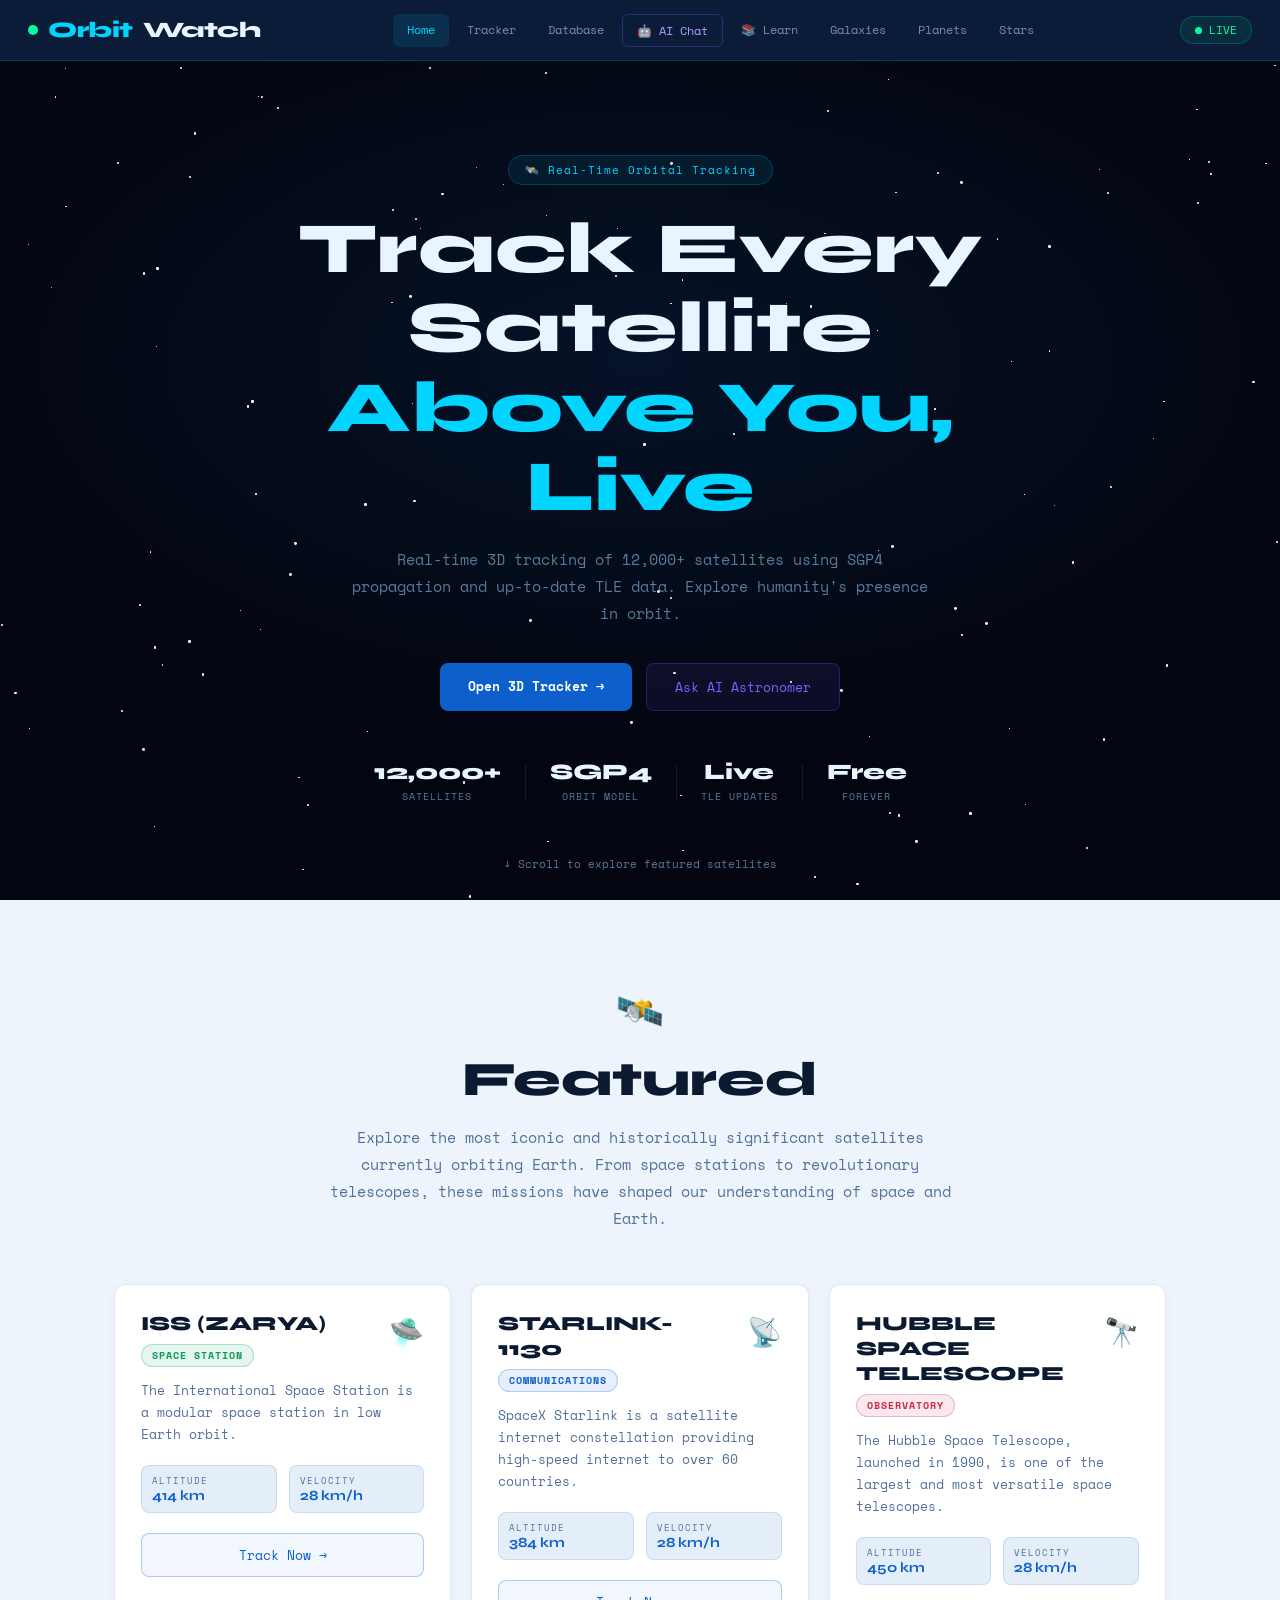
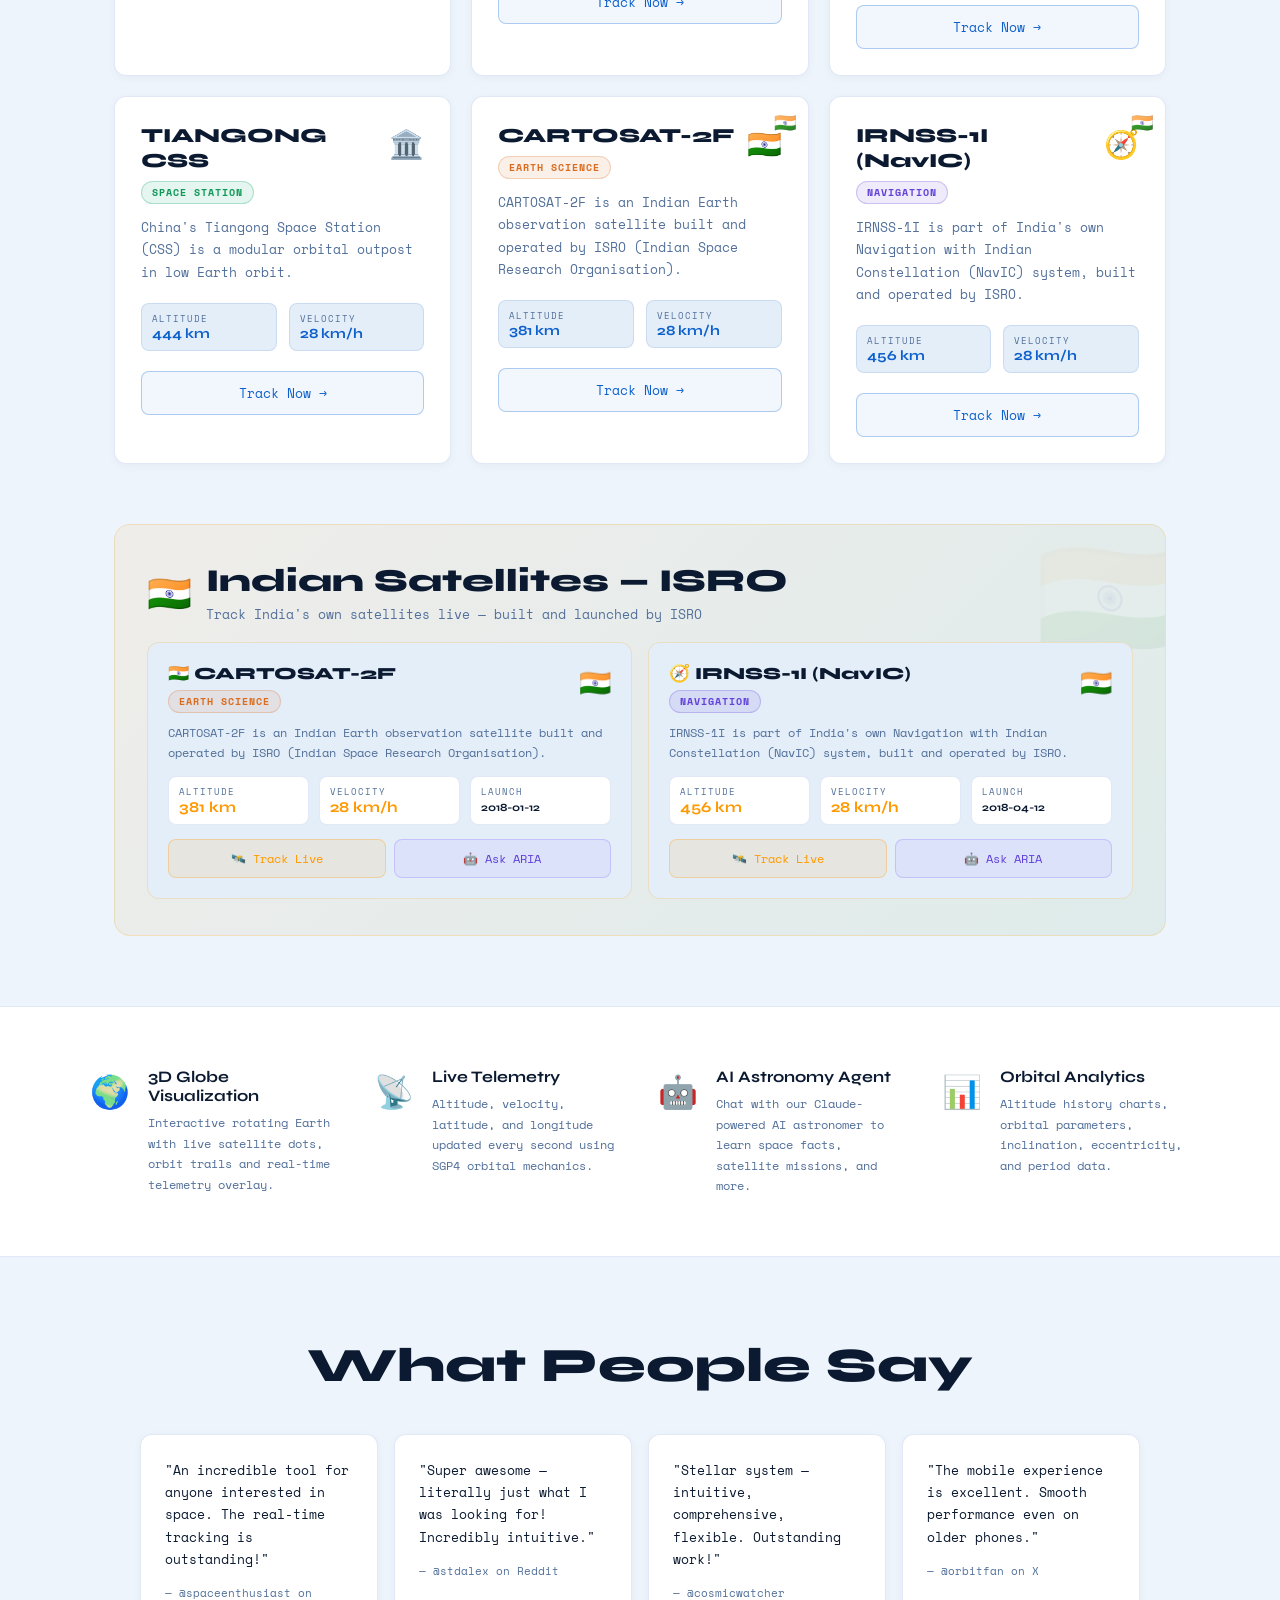
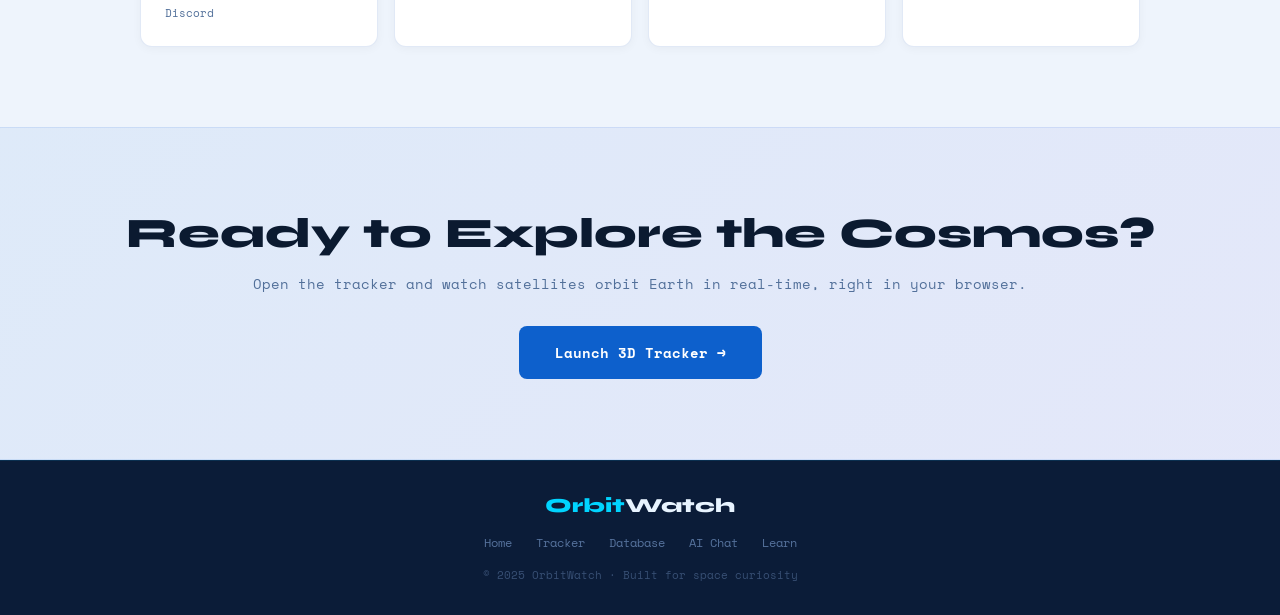
<file: index.html>
<!DOCTYPE html>
<html lang="en">
<head>
<meta charset="UTF-8"/>
<meta name="viewport" content="width=device-width, initial-scale=1.0"/>
<title>OrbitWatch — Live Satellite Tracker</title>
<link rel="stylesheet" href="css/style.css"/>
<link rel="preconnect" href="https://fonts.googleapis.com"/>
<link href="https://fonts.googleapis.com/css2?family=Space+Mono:ital,wght@0,400;0,700;1,400&family=Syne:wght@400;600;700;800&display=swap" rel="stylesheet"/>
</head>
<body class="light-page">

<!-- HEADER -->
<header class="site-header">
  <div class="header-inner">
    <a href="index.html" class="logo">
      <span class="logo-dot"></span>
      Orbit<span class="logo-light">Watch</span>
    </a>
    <nav class="site-nav">
      <a href="index.html" class="nav-link active">Home</a>
      <a href="pages/tracker.html" class="nav-link">Tracker</a>
      <a href="pages/database.html" class="nav-link">Database</a>
      <a href="pages/chat.html" class="nav-link nav-ai">🤖 AI Chat</a>
      <a href="pages/learn-hub.html" class="nav-link">📚 Learn</a>            
      <a href="pages/galaxies.html" class="nav-link">Galaxies</a>  
            <a href="pages/planets.html" class="nav-link">Planets</a>
            <a href="pages/stars.html" class="nav-link">Stars</a>
      
    </nav>
    <div class="live-badge"><span class="live-dot"></span>LIVE</div>
    <button class="mobile-menu-btn" id="mobileMenuBtn">☰</button>
  </div>
  <div class="mobile-nav" id="mobileNav">
    <a href="index.html" class="nav-link active">Home</a>
    <a href="pages/tracker.html" class="nav-link">Tracker</a>
    <a href="pages/database.html" class="nav-link">Database</a>
    <a href="pages/chat.html" class="nav-link">🤖 AI Chat</a>
    <a href="pages/learn-hub.html" class="nav-link">📚 Learn</a>
  </div>
</header>

<!-- HERO -->
<section class="hero">
  <div class="star-field" id="starField"></div>
  <div class="hero-content">
    <div class="hero-badge">🛰️ Real-Time Orbital Tracking</div>
    <h1 class="hero-title">Track Every Satellite<br/><span class="hero-accent">Above You, Live</span></h1>
    <p class="hero-sub">Real-time 3D tracking of 12,000+ satellites using SGP4 propagation and up-to-date TLE data. Explore humanity's presence in orbit.</p>
    <div class="hero-cta">
      <a href="pages/tracker.html" class="btn-primary">Open 3D Tracker →</a>
      <a href="pages/chat.html" class="btn-secondary">Ask AI Astronomer</a>
    </div>
    <div class="hero-stats">
      <div class="stat"><span class="stat-num" id="statSats">12,000+</span><span class="stat-label">Satellites</span></div>
      <div class="stat-div"></div>
      <div class="stat"><span class="stat-num">SGP4</span><span class="stat-label">Orbit Model</span></div>
      <div class="stat-div"></div>
      <div class="stat"><span class="stat-num">Live</span><span class="stat-label">TLE Updates</span></div>
      <div class="stat-div"></div>
      <div class="stat"><span class="stat-num">Free</span><span class="stat-label">Forever</span></div>
    </div>
  </div>
  <div class="hero-globe-hint">↓ Scroll to explore featured satellites</div>
</section>

<!-- FEATURED -->
<section class="featured-section">
  <div class="section-header">
    <div class="section-icon">🛰️</div>
    <h2 class="section-title">Featured</h2>
    <p class="section-desc">Explore the most iconic and historically significant satellites currently orbiting Earth. From space stations to revolutionary telescopes, these missions have shaped our understanding of space and Earth.</p>
  </div>
  <div class="featured-grid" id="featuredGrid">
    <!-- Populated by JS -->
  </div>
</section>

<!-- INDIA SPOTLIGHT -->
<section style="max-width:1100px;margin:0 auto;padding:0 24px 70px;">
  <div style="background:linear-gradient(135deg,rgba(255,153,0,.07) 0%,rgba(19,136,8,.07) 100%);border:1px solid rgba(255,153,0,.2);border-radius:16px;padding:36px 32px;position:relative;overflow:hidden;">
    <div style="position:absolute;top:-20px;right:-20px;font-size:120px;opacity:.06;">🇮🇳</div>
    <div style="display:flex;align-items:center;gap:14px;margin-bottom:18px;">
      <span style="font-size:36px;">🇮🇳</span>
      <div>
        <h2 style="font-family:var(--font-display);font-size:clamp(20px,4vw,32px);font-weight:800;">Indian Satellites — ISRO</h2>
        <p style="color:var(--muted);font-size:13px;margin-top:4px;">Track India's own satellites live — built and launched by ISRO</p>
      </div>
    </div>
    <div style="display:grid;grid-template-columns:repeat(auto-fit,minmax(280px,1fr));gap:16px;" id="indiaGrid"></div>
  </div>
</section>

<!-- FEATURES STRIP -->
<section class="features-strip">
  <div class="features-inner">
    <div class="feature-item">
      <div class="feature-icon">🌍</div>
      <div class="feature-text">
        <h3>3D Globe Visualization</h3>
        <p>Interactive rotating Earth with live satellite dots, orbit trails and real-time telemetry overlay.</p>
      </div>
    </div>
    <div class="feature-item">
      <div class="feature-icon">📡</div>
      <div class="feature-text">
        <h3>Live Telemetry</h3>
        <p>Altitude, velocity, latitude, and longitude updated every second using SGP4 orbital mechanics.</p>
      </div>
    </div>
    <div class="feature-item">
      <div class="feature-icon">🤖</div>
      <div class="feature-text">
        <h3>AI Astronomy Agent</h3>
        <p>Chat with our Claude-powered AI astronomer to learn space facts, satellite missions, and more.</p>
      </div>
    </div>
    <div class="feature-item">
      <div class="feature-icon">📊</div>
      <div class="feature-text">
        <h3>Orbital Analytics</h3>
        <p>Altitude history charts, orbital parameters, inclination, eccentricity, and period data.</p>
      </div>
    </div>
  </div>
</section>

<!-- TESTIMONIALS -->
<section class="testimonials-section">
  <h2 class="section-title center">What People Say</h2>
  <div class="testimonials-grid">
    <div class="testimonial-card">
      <p>"An incredible tool for anyone interested in space. The real-time tracking is outstanding!"</p>
      <span>— @spaceenthusiast on Discord</span>
    </div>
    <div class="testimonial-card">
      <p>"Super awesome — literally just what I was looking for! Incredibly intuitive."</p>
      <span>— @stdalex on Reddit</span>
    </div>
    <div class="testimonial-card">
      <p>"Stellar system — intuitive, comprehensive, flexible. Outstanding work!"</p>
      <span>— @cosmicwatcher</span>
    </div>
    <div class="testimonial-card">
      <p>"The mobile experience is excellent. Smooth performance even on older phones."</p>
      <span>— @orbitfan on X</span>
    </div>
  </div>
</section>

<!-- CTA BANNER -->
<section class="cta-banner">
  <div class="cta-content">
    <h2>Ready to Explore the Cosmos?</h2>
    <p>Open the tracker and watch satellites orbit Earth in real-time, right in your browser.</p>
    <a href="pages/tracker.html" class="btn-primary large">Launch 3D Tracker →</a>
  </div>
</section>

<!-- FOOTER -->
<footer class="site-footer">
  <div class="footer-inner">
    <div class="footer-logo">Orbit<span>Watch</span></div>
    <div class="footer-links">
      <a href="index.html">Home</a>
      <a href="pages/tracker.html">Tracker</a>
      <a href="pages/database.html">Database</a>
      <a href="pages/chat.html">AI Chat</a>
      <a href="pages/learn-hub.html">Learn</a>
    </div>
    <div class="footer-copy">© 2025 OrbitWatch · Built for space curiosity</div>
  </div>
</footer>

<script src="js/satellites.js"></script>
<script src="js/home.js"></script>
</body>
</html>
</file>
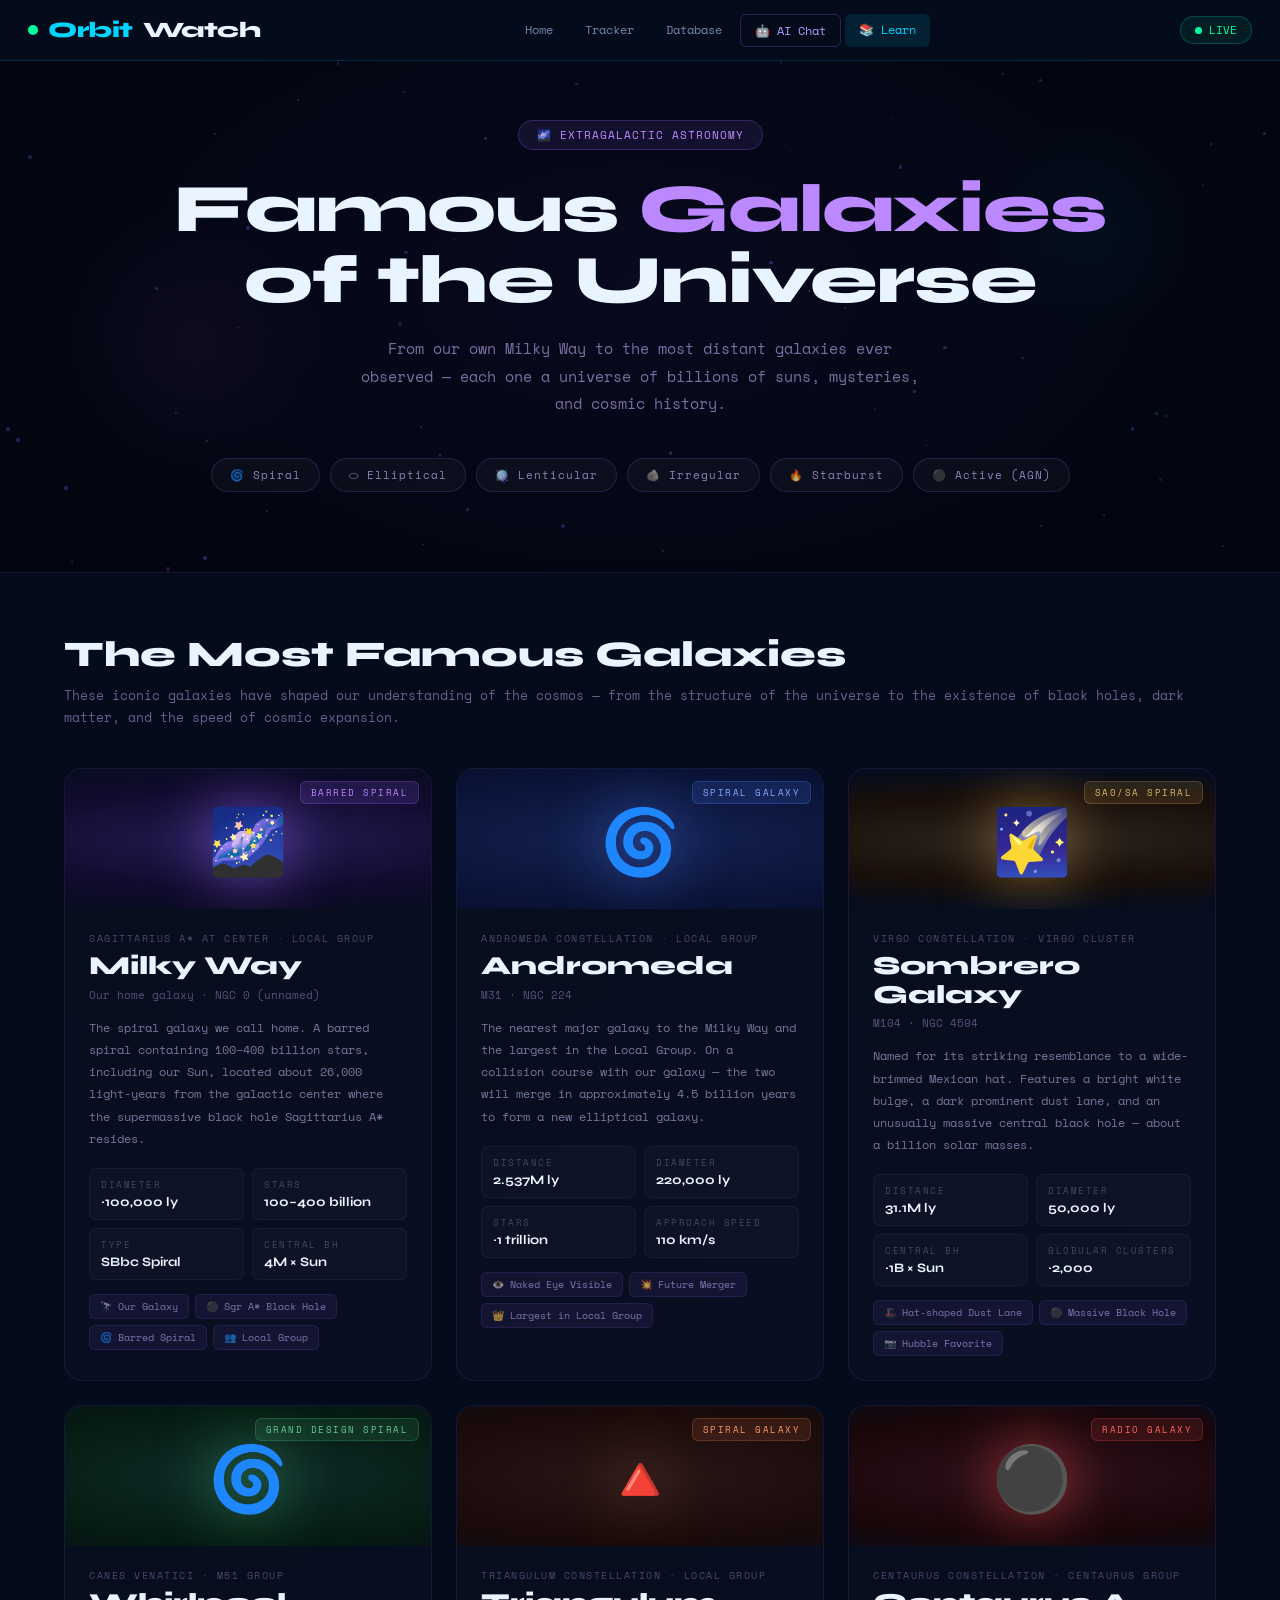
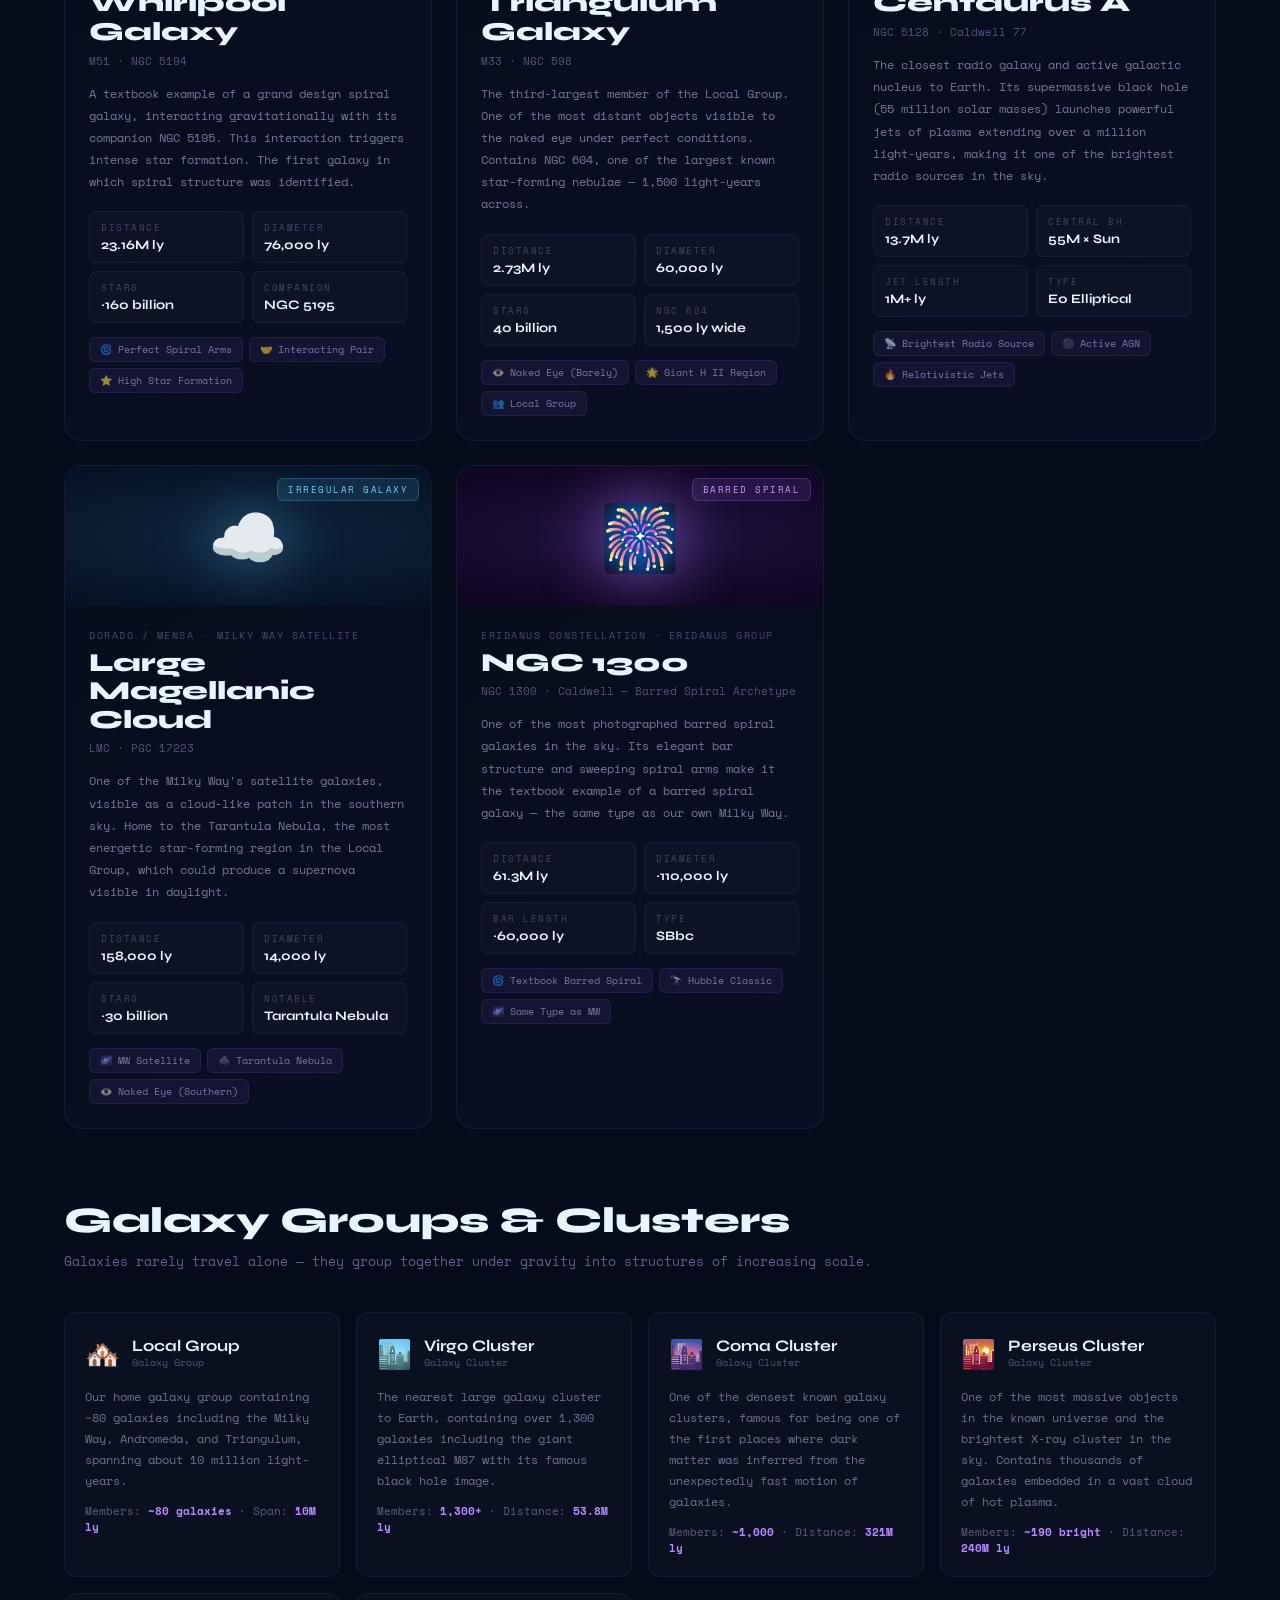
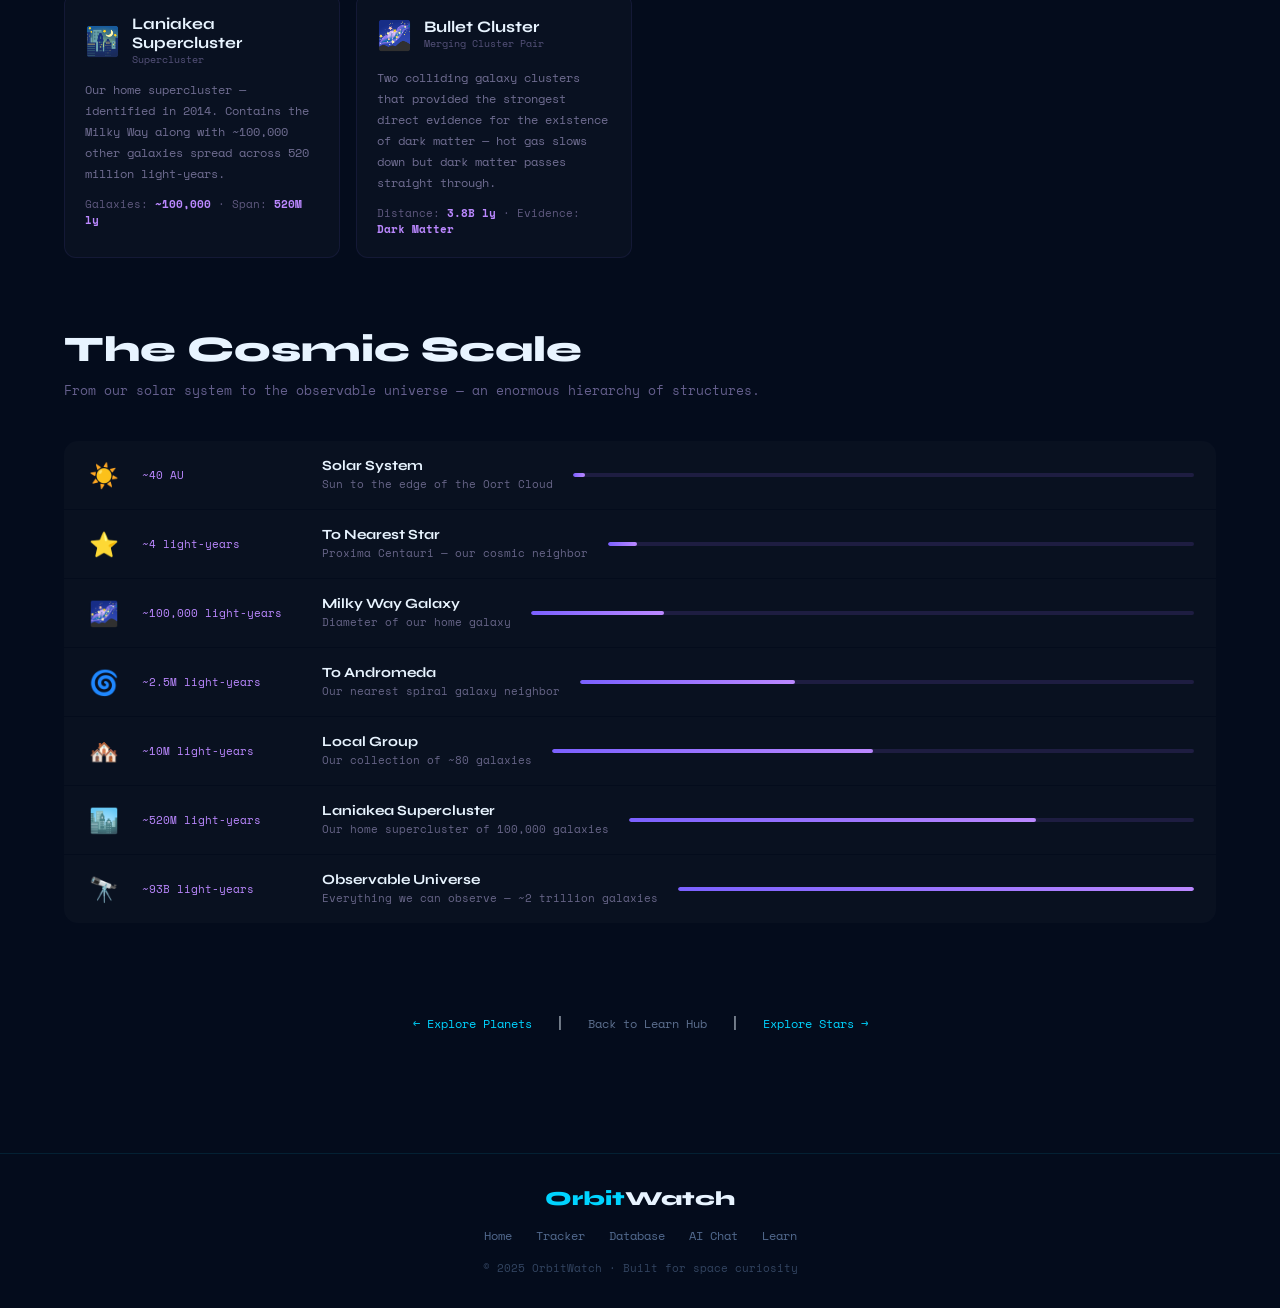
<file: pages/galaxies.html>
<!DOCTYPE html>
<html lang="en">
<head>
<meta charset="UTF-8"/>
<meta name="viewport" content="width=device-width, initial-scale=1.0"/>
<title>Famous Galaxies — OrbitWatch</title>
<link rel="stylesheet" href="../css/style.css"/>
<link href="https://fonts.googleapis.com/css2?family=Space+Mono:wght@400;700&family=Syne:wght@400;700;800&display=swap" rel="stylesheet"/>
<style>
/* ── Galaxies Page Styles ── */
.galaxies-hero {
  background: #020610;
  padding: 120px 24px 80px;
  text-align: center;
  position: relative;
  overflow: hidden;
  border-bottom: 1px solid rgba(150,100,255,0.15);
  min-height: 480px;
  display: flex; align-items: center; justify-content: center;
}
.galaxies-hero::before {
  content: '';
  position: absolute; inset: 0;
  background:
    radial-gradient(ellipse 80% 100% at 50% 50%, rgba(80,40,200,.08) 0%, transparent 60%),
    radial-gradient(circle 250px at 15% 60%, rgba(200,80,255,.05) 0%, transparent 55%),
    radial-gradient(circle 200px at 85% 40%, rgba(0,200,255,.04) 0%, transparent 55%);
  pointer-events: none;
}
/* Particle nebula background */
.nebula-particles { position: absolute; inset: 0; pointer-events: none; overflow: hidden; }
.nb-particle {
  position: absolute; border-radius: 50%;
  animation: nbFloat var(--dur,8s) ease-in-out infinite var(--delay,0s);
}
@keyframes nbFloat {
  0%,100%{transform:translateY(0) scale(1);opacity:var(--opa,.3)}
  50%{transform:translateY(-20px) scale(1.3);opacity:calc(var(--opa,.3)*1.5)}
}

.galaxies-hero-inner { position: relative; z-index: 2; }
.galaxies-hero-badge {
  display: inline-flex; align-items: center; gap: 8px;
  background: rgba(150,100,255,.1); border: 1px solid rgba(150,100,255,.25);
  border-radius: 20px; padding: 6px 18px; font-size: 11px; color: #bb88ff;
  letter-spacing: 1px; margin-bottom: 24px; font-family: var(--font-mono);
}
.galaxies-hero h1 {
  font-family: var(--font-display); font-size: clamp(36px,7vw,68px);
  font-weight: 800; color: #e8f4ff; line-height: 1.05;
  margin-bottom: 18px; letter-spacing: -1px;
}
.galaxies-hero h1 span { color: #bb88ff; }
.galaxies-hero p {
  color: rgba(200,180,255,.6); font-size: 15px;
  max-width: 560px; margin: 0 auto 40px; line-height: 1.85;
}

/* Galaxy type pills */
.galaxy-types {
  display: flex; justify-content: center; flex-wrap: wrap; gap: 10px;
}
.galaxy-type-pill {
  background: rgba(255,255,255,.03); border: 1px solid rgba(150,100,255,.2);
  border-radius: 30px; padding: 8px 18px; font-size: 11px;
  color: rgba(200,180,255,.7); font-family: var(--font-mono); letter-spacing: 1px;
  transition: all .2s;
}
.galaxy-type-pill:hover { background: rgba(150,100,255,.1); border-color: rgba(150,100,255,.4); color: #cc99ff; }

/* Page */
.page-dark { background: #040c1c; min-height: 100vh; }
.page-container { max-width: 1200px; margin: 0 auto; padding: 60px 24px 80px; }
.section-title-light { font-family: var(--font-display); font-size: clamp(22px,4vw,36px); font-weight: 800; color: #e8f4ff; margin-bottom: 8px; }
.section-sub-light { color: rgba(200,180,255,.5); font-size: 13px; margin-bottom: 40px; line-height: 1.7; }

/* Galaxy Cards */
.galaxy-cards-grid { display: grid; grid-template-columns: repeat(auto-fill, minmax(350px,1fr)); gap: 24px; margin-bottom: 70px; }
@media(max-width:780px){.galaxy-cards-grid{grid-template-columns:1fr}}

.galaxy-card {
  background: linear-gradient(140deg, #060d1c 0%, #090f22 100%);
  border: 1px solid rgba(100,80,200,.15); border-radius: 18px;
  overflow: hidden; transition: transform .3s, border-color .3s, box-shadow .3s;
}
.galaxy-card:hover {
  transform: translateY(-8px);
  border-color: var(--gc-border, rgba(150,100,255,.3));
  box-shadow: 0 20px 60px rgba(0,0,0,.4), 0 0 50px var(--gc-glow, rgba(150,100,255,.06));
}

.galaxy-card-visual {
  height: 140px; position: relative; overflow: hidden;
  display: flex; align-items: center; justify-content: center;
}
.galaxy-canvas { position: absolute; inset: 0; width: 100%; height: 100%; }
.galaxy-type-chip {
  position: absolute; top: 12px; right: 12px;
  font-size: 9px; font-family: var(--font-mono); letter-spacing: 1.5px;
  padding: 4px 10px; border-radius: 6px; text-transform: uppercase; z-index: 3;
}
.galaxy-emoji-overlay {
  font-size: 64px; position: relative; z-index: 2;
  filter: drop-shadow(0 0 30px var(--gc-color, rgba(150,100,255,.5)));
  animation: slowPulse 4s ease-in-out infinite;
}
@keyframes slowPulse { 0%,100%{filter:drop-shadow(0 0 20px var(--gc-color,rgba(150,100,255,.4)))} 50%{filter:drop-shadow(0 0 40px var(--gc-color,rgba(150,100,255,.7)))} }

.galaxy-card-content { padding: 22px 24px 24px; }
.galaxy-constellation { font-size: 10px; color: rgba(200,180,255,.35); font-family: var(--font-mono); letter-spacing: 1.5px; margin-bottom: 6px; text-transform: uppercase; }
.galaxy-name { font-family: var(--font-display); font-size: 26px; font-weight: 800; color: #e8f4ff; line-height: 1.1; margin-bottom: 6px; }
.galaxy-also-known { font-size: 11px; color: rgba(200,180,255,.4); font-family: var(--font-mono); margin-bottom: 14px; }
.galaxy-desc { font-size: 12px; color: rgba(180,170,220,.65); line-height: 1.85; margin-bottom: 18px; }

.galaxy-stats { display: grid; grid-template-columns: 1fr 1fr; gap: 8px; margin-bottom: 14px; }
.g-stat { background: rgba(255,255,255,.025); border: 1px solid rgba(100,80,200,.12); border-radius: 7px; padding: 9px 11px; }
.g-stat-label { font-size: 9px; color: rgba(180,160,220,.35); font-family: var(--font-mono); letter-spacing: 1.5px; text-transform: uppercase; margin-bottom: 3px; }
.g-stat-value { font-family: var(--font-display); font-size: 13px; font-weight: 700; color: #e8f4ff; }

.galaxy-tags { display: flex; flex-wrap: wrap; gap: 6px; }
.galaxy-tag {
  font-size: 10px; padding: 4px 10px; border-radius: 6px;
  font-family: var(--font-mono); color: rgba(200,180,255,.6);
  background: rgba(150,100,255,.08); border: 1px solid rgba(150,100,255,.12);
}

/* Galaxy Clusters section */
.clusters-section { margin-bottom: 70px; }
.clusters-grid { display: grid; grid-template-columns: repeat(auto-fill, minmax(260px,1fr)); gap: 16px; }
.cluster-card {
  background: rgba(255,255,255,.025); border: 1px solid rgba(100,80,200,.12);
  border-radius: 12px; padding: 20px;
  transition: border-color .2s, background .2s;
}
.cluster-card:hover { border-color: rgba(150,100,255,.3); background: rgba(150,100,255,.04); }
.cluster-card-header { display: flex; align-items: center; gap: 12px; margin-bottom: 12px; }
.cluster-icon { font-size: 28px; }
.cluster-name { font-family: var(--font-display); font-size: 16px; font-weight: 700; color: #e8f4ff; }
.cluster-type { font-size: 10px; color: rgba(200,180,255,.4); font-family: var(--font-mono); }
.cluster-desc { font-size: 12px; color: rgba(180,170,220,.6); line-height: 1.75; }
.cluster-stat { margin-top: 12px; font-size: 11px; color: rgba(180,160,220,.5); font-family: var(--font-mono); }
.cluster-stat strong { color: #bb88ff; }

/* Scale timeline */
.scale-section { margin-bottom: 70px; }
.scale-steps { display: flex; flex-direction: column; gap: 1px; border-radius: 14px; overflow: hidden; }
.scale-step {
  display: flex; align-items: center; gap: 20px; padding: 16px 22px;
  background: rgba(255,255,255,.02); transition: background .2s;
}
.scale-step:hover { background: rgba(150,100,255,.05); }
.scale-step-icon { font-size: 24px; flex-shrink: 0; width: 36px; text-align: center; }
.scale-step-range { font-family: var(--font-mono); font-size: 11px; color: #bb88ff; min-width: 160px; flex-shrink: 0; }
.scale-step-name { font-family: var(--font-display); font-size: 14px; font-weight: 700; color: #e8f4ff; margin-bottom: 2px; }
.scale-step-desc { font-size: 11px; color: rgba(180,170,220,.55); line-height: 1.5; }
.scale-step-bar {
  flex: 1; height: 4px; border-radius: 2px; background: rgba(150,100,255,.15);
  position: relative; overflow: hidden;
}
.scale-step-bar-fill {
  position: absolute; left: 0; top: 0; height: 100%;
  background: linear-gradient(90deg, #7b61ff, #bb88ff);
  border-radius: 2px;
}
</style>
</head>
<body>

<header class="site-header">
  <div class="header-inner">
    <a href="../index.html" class="logo"><span class="logo-dot"></span>Orbit<span class="logo-light">Watch</span></a>
    <nav class="site-nav">
      <a href="../index.html" class="nav-link">Home</a>
      <a href="tracker.html" class="nav-link">Tracker</a>
      <a href="database.html" class="nav-link">Database</a>
      <a href="chat.html" class="nav-link nav-ai">🤖 AI Chat</a>
      <a href="learn-hub.html" class="nav-link active">📚 Learn</a>
    </nav>
    <div class="live-badge"><span class="live-dot"></span>LIVE</div>
    <button class="mobile-menu-btn" id="mobileMenuBtn">☰</button>
  </div>
  <div class="mobile-nav" id="mobileNav">
    <a href="../index.html" class="nav-link">Home</a>
    <a href="tracker.html" class="nav-link">Tracker</a>
    <a href="database.html" class="nav-link">Database</a>
    <a href="chat.html" class="nav-link">🤖 AI Chat</a>
    <a href="learn-hub.html" class="nav-link active">📚 Learn</a>
  </div>
</header>

<section class="galaxies-hero">
  <div class="nebula-particles" id="nebulaParticles"></div>
  <div class="galaxies-hero-inner">
    <div class="galaxies-hero-badge">🌌 EXTRAGALACTIC ASTRONOMY</div>
    <h1>Famous <span>Galaxies</span><br/>of the Universe</h1>
    <p>From our own Milky Way to the most distant galaxies ever observed — each one a universe of billions of suns, mysteries, and cosmic history.</p>
    <div class="galaxy-types">
      <div class="galaxy-type-pill">🌀 Spiral</div>
      <div class="galaxy-type-pill">⬭ Elliptical</div>
      <div class="galaxy-type-pill">🪩 Lenticular</div>
      <div class="galaxy-type-pill">🪨 Irregular</div>
      <div class="galaxy-type-pill">🔥 Starburst</div>
      <div class="galaxy-type-pill">⚫ Active (AGN)</div>
    </div>
  </div>
</section>

<div class="page-dark">
<div class="page-container">

  <h2 class="section-title-light">The Most Famous Galaxies</h2>
  <p class="section-sub-light">These iconic galaxies have shaped our understanding of the cosmos — from the structure of the universe to the existence of black holes, dark matter, and the speed of cosmic expansion.</p>

  <div class="galaxy-cards-grid">

    <!-- Milky Way -->
    <div class="galaxy-card" style="--gc-border:rgba(180,150,255,.35);--gc-glow:rgba(150,100,255,.07)">
      <div class="galaxy-card-visual" style="background:radial-gradient(ellipse 120% 60% at 50% 50%, rgba(80,50,160,.4) 0%, rgba(20,10,50,.8) 60%, #060d1c 100%)">
        <div class="galaxy-emoji-overlay" style="--gc-color:rgba(150,100,255,.6)">🌌</div>
        <div class="galaxy-type-chip" style="background:rgba(150,100,255,.15);color:#bb88ff;border:1px solid rgba(150,100,255,.25)">BARRED SPIRAL</div>
      </div>
      <div class="galaxy-card-content">
        <div class="galaxy-constellation">SAGITTARIUS A* AT CENTER · LOCAL GROUP</div>
        <div class="galaxy-name">Milky Way</div>
        <div class="galaxy-also-known">Our home galaxy · NGC 0 (unnamed)</div>
        <p class="galaxy-desc">The spiral galaxy we call home. A barred spiral containing 100–400 billion stars, including our Sun, located about 26,000 light-years from the galactic center where the supermassive black hole Sagittarius A* resides.</p>
        <div class="galaxy-stats">
          <div class="g-stat"><div class="g-stat-label">Diameter</div><div class="g-stat-value">~100,000 ly</div></div>
          <div class="g-stat"><div class="g-stat-label">Stars</div><div class="g-stat-value">100–400 billion</div></div>
          <div class="g-stat"><div class="g-stat-label">Type</div><div class="g-stat-value">SBbc Spiral</div></div>
          <div class="g-stat"><div class="g-stat-label">Central BH</div><div class="g-stat-value">4M × Sun</div></div>
        </div>
        <div class="galaxy-tags">
          <span class="galaxy-tag">🔭 Our Galaxy</span>
          <span class="galaxy-tag">⚫ Sgr A* Black Hole</span>
          <span class="galaxy-tag">🌀 Barred Spiral</span>
          <span class="galaxy-tag">👥 Local Group</span>
        </div>
      </div>
    </div>

    <!-- Andromeda -->
    <div class="galaxy-card" style="--gc-border:rgba(100,160,255,.3);--gc-glow:rgba(80,130,255,.06)">
      <div class="galaxy-card-visual" style="background:radial-gradient(ellipse 140% 80% at 50% 50%, rgba(50,80,200,.3) 0%, rgba(10,20,60,.8) 60%, #060d1c 100%)">
        <div class="galaxy-emoji-overlay" style="--gc-color:rgba(80,130,255,.6)">🌀</div>
        <div class="galaxy-type-chip" style="background:rgba(80,130,255,.15);color:#88aaff;border:1px solid rgba(80,130,255,.25)">SPIRAL GALAXY</div>
      </div>
      <div class="galaxy-card-content">
        <div class="galaxy-constellation">ANDROMEDA CONSTELLATION · LOCAL GROUP</div>
        <div class="galaxy-name">Andromeda</div>
        <div class="galaxy-also-known">M31 · NGC 224</div>
        <p class="galaxy-desc">The nearest major galaxy to the Milky Way and the largest in the Local Group. On a collision course with our galaxy — the two will merge in approximately 4.5 billion years to form a new elliptical galaxy.</p>
        <div class="galaxy-stats">
          <div class="g-stat"><div class="g-stat-label">Distance</div><div class="g-stat-value">2.537M ly</div></div>
          <div class="g-stat"><div class="g-stat-label">Diameter</div><div class="g-stat-value">220,000 ly</div></div>
          <div class="g-stat"><div class="g-stat-label">Stars</div><div class="g-stat-value">~1 trillion</div></div>
          <div class="g-stat"><div class="g-stat-label">Approach Speed</div><div class="g-stat-value">110 km/s</div></div>
        </div>
        <div class="galaxy-tags">
          <span class="galaxy-tag">👁️ Naked Eye Visible</span>
          <span class="galaxy-tag">💥 Future Merger</span>
          <span class="galaxy-tag">👑 Largest in Local Group</span>
        </div>
      </div>
    </div>

    <!-- Sombrero Galaxy -->
    <div class="galaxy-card" style="--gc-border:rgba(200,160,80,.28);--gc-glow:rgba(200,160,80,.05)">
      <div class="galaxy-card-visual" style="background:radial-gradient(ellipse 130% 50% at 50% 50%, rgba(100,70,30,.4) 0%, rgba(30,15,5,.8) 60%, #060d1c 100%)">
        <div class="galaxy-emoji-overlay" style="--gc-color:rgba(200,160,80,.6)">🌠</div>
        <div class="galaxy-type-chip" style="background:rgba(200,160,80,.15);color:#ddbb66;border:1px solid rgba(200,160,80,.25)">SA0/Sa SPIRAL</div>
      </div>
      <div class="galaxy-card-content">
        <div class="galaxy-constellation">VIRGO CONSTELLATION · VIRGO CLUSTER</div>
        <div class="galaxy-name">Sombrero Galaxy</div>
        <div class="galaxy-also-known">M104 · NGC 4594</div>
        <p class="galaxy-desc">Named for its striking resemblance to a wide-brimmed Mexican hat. Features a bright white bulge, a dark prominent dust lane, and an unusually massive central black hole — about a billion solar masses.</p>
        <div class="galaxy-stats">
          <div class="g-stat"><div class="g-stat-label">Distance</div><div class="g-stat-value">31.1M ly</div></div>
          <div class="g-stat"><div class="g-stat-label">Diameter</div><div class="g-stat-value">50,000 ly</div></div>
          <div class="g-stat"><div class="g-stat-label">Central BH</div><div class="g-stat-value">~1B × Sun</div></div>
          <div class="g-stat"><div class="g-stat-label">Globular Clusters</div><div class="g-stat-value">~2,000</div></div>
        </div>
        <div class="galaxy-tags">
          <span class="galaxy-tag">🎩 Hat-shaped Dust Lane</span>
          <span class="galaxy-tag">⚫ Massive Black Hole</span>
          <span class="galaxy-tag">📷 Hubble Favorite</span>
        </div>
      </div>
    </div>

    <!-- Whirlpool Galaxy -->
    <div class="galaxy-card" style="--gc-border:rgba(100,200,150,.28);--gc-glow:rgba(80,200,130,.05)">
      <div class="galaxy-card-visual" style="background:radial-gradient(ellipse 120% 80% at 50% 50%, rgba(30,100,60,.35) 0%, rgba(5,30,15,.8) 60%, #060d1c 100%)">
        <div class="galaxy-emoji-overlay" style="--gc-color:rgba(80,200,130,.6)">🌀</div>
        <div class="galaxy-type-chip" style="background:rgba(80,200,130,.12);color:#66cc99;border:1px solid rgba(80,200,130,.22)">GRAND DESIGN SPIRAL</div>
      </div>
      <div class="galaxy-card-content">
        <div class="galaxy-constellation">CANES VENATICI · M51 GROUP</div>
        <div class="galaxy-name">Whirlpool Galaxy</div>
        <div class="galaxy-also-known">M51 · NGC 5194</div>
        <p class="galaxy-desc">A textbook example of a grand design spiral galaxy, interacting gravitationally with its companion NGC 5195. This interaction triggers intense star formation. The first galaxy in which spiral structure was identified.</p>
        <div class="galaxy-stats">
          <div class="g-stat"><div class="g-stat-label">Distance</div><div class="g-stat-value">23.16M ly</div></div>
          <div class="g-stat"><div class="g-stat-label">Diameter</div><div class="g-stat-value">76,000 ly</div></div>
          <div class="g-stat"><div class="g-stat-label">Stars</div><div class="g-stat-value">~160 billion</div></div>
          <div class="g-stat"><div class="g-stat-label">Companion</div><div class="g-stat-value">NGC 5195</div></div>
        </div>
        <div class="galaxy-tags">
          <span class="galaxy-tag">🌀 Perfect Spiral Arms</span>
          <span class="galaxy-tag">🤝 Interacting Pair</span>
          <span class="galaxy-tag">⭐ High Star Formation</span>
        </div>
      </div>
    </div>

    <!-- Triangulum Galaxy -->
    <div class="galaxy-card" style="--gc-border:rgba(255,130,80,.28);--gc-glow:rgba(255,130,80,.04)">
      <div class="galaxy-card-visual" style="background:radial-gradient(ellipse 120% 80% at 50% 50%, rgba(100,40,10,.35) 0%, rgba(30,10,5,.8) 60%, #060d1c 100%)">
        <div class="galaxy-emoji-overlay" style="--gc-color:rgba(255,130,80,.5)">🔺</div>
        <div class="galaxy-type-chip" style="background:rgba(255,130,80,.12);color:#ff9966;border:1px solid rgba(255,130,80,.22)">SPIRAL GALAXY</div>
      </div>
      <div class="galaxy-card-content">
        <div class="galaxy-constellation">TRIANGULUM CONSTELLATION · LOCAL GROUP</div>
        <div class="galaxy-name">Triangulum Galaxy</div>
        <div class="galaxy-also-known">M33 · NGC 598</div>
        <p class="galaxy-desc">The third-largest member of the Local Group. One of the most distant objects visible to the naked eye under perfect conditions. Contains NGC 604, one of the largest known star-forming nebulae — 1,500 light-years across.</p>
        <div class="galaxy-stats">
          <div class="g-stat"><div class="g-stat-label">Distance</div><div class="g-stat-value">2.73M ly</div></div>
          <div class="g-stat"><div class="g-stat-label">Diameter</div><div class="g-stat-value">60,000 ly</div></div>
          <div class="g-stat"><div class="g-stat-label">Stars</div><div class="g-stat-value">40 billion</div></div>
          <div class="g-stat"><div class="g-stat-label">NGC 604</div><div class="g-stat-value">1,500 ly wide</div></div>
        </div>
        <div class="galaxy-tags">
          <span class="galaxy-tag">👁️ Naked Eye (Barely)</span>
          <span class="galaxy-tag">🌟 Giant H II Region</span>
          <span class="galaxy-tag">👥 Local Group</span>
        </div>
      </div>
    </div>

    <!-- Centaurus A -->
    <div class="galaxy-card" style="--gc-border:rgba(255,80,80,.28);--gc-glow:rgba(255,80,80,.04)">
      <div class="galaxy-card-visual" style="background:radial-gradient(ellipse 120% 70% at 50% 50%, rgba(100,20,20,.4) 0%, rgba(30,5,5,.8) 60%, #060d1c 100%)">
        <div class="galaxy-emoji-overlay" style="--gc-color:rgba(255,80,80,.6)">⚫</div>
        <div class="galaxy-type-chip" style="background:rgba(255,80,80,.12);color:#ff6666;border:1px solid rgba(255,80,80,.22)">RADIO GALAXY</div>
      </div>
      <div class="galaxy-card-content">
        <div class="galaxy-constellation">CENTAURUS CONSTELLATION · CENTAURUS GROUP</div>
        <div class="galaxy-name">Centaurus A</div>
        <div class="galaxy-also-known">NGC 5128 · Caldwell 77</div>
        <p class="galaxy-desc">The closest radio galaxy and active galactic nucleus to Earth. Its supermassive black hole (55 million solar masses) launches powerful jets of plasma extending over a million light-years, making it one of the brightest radio sources in the sky.</p>
        <div class="galaxy-stats">
          <div class="g-stat"><div class="g-stat-label">Distance</div><div class="g-stat-value">13.7M ly</div></div>
          <div class="g-stat"><div class="g-stat-label">Central BH</div><div class="g-stat-value">55M × Sun</div></div>
          <div class="g-stat"><div class="g-stat-label">Jet Length</div><div class="g-stat-value">1M+ ly</div></div>
          <div class="g-stat"><div class="g-stat-label">Type</div><div class="g-stat-value">E0 Elliptical</div></div>
        </div>
        <div class="galaxy-tags">
          <span class="galaxy-tag">📡 Brightest Radio Source</span>
          <span class="galaxy-tag">⚫ Active AGN</span>
          <span class="galaxy-tag">🔥 Relativistic Jets</span>
        </div>
      </div>
    </div>

    <!-- Large Magellanic Cloud -->
    <div class="galaxy-card" style="--gc-border:rgba(100,200,255,.28);--gc-glow:rgba(100,200,255,.04)">
      <div class="galaxy-card-visual" style="background:radial-gradient(ellipse 140% 90% at 50% 50%, rgba(30,80,120,.35) 0%, rgba(5,20,40,.8) 60%, #060d1c 100%)">
        <div class="galaxy-emoji-overlay" style="--gc-color:rgba(100,200,255,.5)">☁️</div>
        <div class="galaxy-type-chip" style="background:rgba(100,200,255,.12);color:#77ccff;border:1px solid rgba(100,200,255,.22)">IRREGULAR GALAXY</div>
      </div>
      <div class="galaxy-card-content">
        <div class="galaxy-constellation">DORADO / MENSA · MILKY WAY SATELLITE</div>
        <div class="galaxy-name">Large Magellanic Cloud</div>
        <div class="galaxy-also-known">LMC · PGC 17223</div>
        <p class="galaxy-desc">One of the Milky Way's satellite galaxies, visible as a cloud-like patch in the southern sky. Home to the Tarantula Nebula, the most energetic star-forming region in the Local Group, which could produce a supernova visible in daylight.</p>
        <div class="galaxy-stats">
          <div class="g-stat"><div class="g-stat-label">Distance</div><div class="g-stat-value">158,000 ly</div></div>
          <div class="g-stat"><div class="g-stat-label">Diameter</div><div class="g-stat-value">14,000 ly</div></div>
          <div class="g-stat"><div class="g-stat-label">Stars</div><div class="g-stat-value">~30 billion</div></div>
          <div class="g-stat"><div class="g-stat-label">Notable</div><div class="g-stat-value">Tarantula Nebula</div></div>
        </div>
        <div class="galaxy-tags">
          <span class="galaxy-tag">🌌 MW Satellite</span>
          <span class="galaxy-tag">🕷️ Tarantula Nebula</span>
          <span class="galaxy-tag">👁️ Naked Eye (Southern)</span>
        </div>
      </div>
    </div>

    <!-- NGC 1300 - Barred Spiral -->
    <div class="galaxy-card" style="--gc-border:rgba(180,120,255,.28);--gc-glow:rgba(180,120,255,.05)">
      <div class="galaxy-card-visual" style="background:radial-gradient(ellipse 120% 80% at 50% 50%, rgba(70,30,120,.4) 0%, rgba(20,5,40,.8) 60%, #060d1c 100%)">
        <div class="galaxy-emoji-overlay" style="--gc-color:rgba(180,120,255,.6)">🎆</div>
        <div class="galaxy-type-chip" style="background:rgba(180,120,255,.12);color:#cc99ff;border:1px solid rgba(180,120,255,.22)">BARRED SPIRAL</div>
      </div>
      <div class="galaxy-card-content">
        <div class="galaxy-constellation">ERIDANUS CONSTELLATION · ERIDANUS GROUP</div>
        <div class="galaxy-name">NGC 1300</div>
        <div class="galaxy-also-known">NGC 1300 · Caldwell — Barred Spiral Archetype</div>
        <p class="galaxy-desc">One of the most photographed barred spiral galaxies in the sky. Its elegant bar structure and sweeping spiral arms make it the textbook example of a barred spiral galaxy — the same type as our own Milky Way.</p>
        <div class="galaxy-stats">
          <div class="g-stat"><div class="g-stat-label">Distance</div><div class="g-stat-value">61.3M ly</div></div>
          <div class="g-stat"><div class="g-stat-label">Diameter</div><div class="g-stat-value">~110,000 ly</div></div>
          <div class="g-stat"><div class="g-stat-label">Bar Length</div><div class="g-stat-value">~60,000 ly</div></div>
          <div class="g-stat"><div class="g-stat-label">Type</div><div class="g-stat-value">SBbc</div></div>
        </div>
        <div class="galaxy-tags">
          <span class="galaxy-tag">🌀 Textbook Barred Spiral</span>
          <span class="galaxy-tag">🔭 Hubble Classic</span>
          <span class="galaxy-tag">🌌 Same Type as MW</span>
        </div>
      </div>
    </div>

  </div>

  <!-- GALAXY CLUSTERS -->
  <div class="clusters-section">
    <h2 class="section-title-light">Galaxy Groups & Clusters</h2>
    <p class="section-sub-light">Galaxies rarely travel alone — they group together under gravity into structures of increasing scale.</p>
    <div class="clusters-grid">
      <div class="cluster-card">
        <div class="cluster-card-header">
          <div class="cluster-icon">🏘️</div>
          <div><div class="cluster-name">Local Group</div><div class="cluster-type">Galaxy Group</div></div>
        </div>
        <p class="cluster-desc">Our home galaxy group containing ~80 galaxies including the Milky Way, Andromeda, and Triangulum, spanning about 10 million light-years.</p>
        <div class="cluster-stat">Members: <strong>~80 galaxies</strong> · Span: <strong>10M ly</strong></div>
      </div>
      <div class="cluster-card">
        <div class="cluster-card-header">
          <div class="cluster-icon">🏙️</div>
          <div><div class="cluster-name">Virgo Cluster</div><div class="cluster-type">Galaxy Cluster</div></div>
        </div>
        <p class="cluster-desc">The nearest large galaxy cluster to Earth, containing over 1,300 galaxies including the giant elliptical M87 with its famous black hole image.</p>
        <div class="cluster-stat">Members: <strong>1,300+</strong> · Distance: <strong>53.8M ly</strong></div>
      </div>
      <div class="cluster-card">
        <div class="cluster-card-header">
          <div class="cluster-icon">🌆</div>
          <div><div class="cluster-name">Coma Cluster</div><div class="cluster-type">Galaxy Cluster</div></div>
        </div>
        <p class="cluster-desc">One of the densest known galaxy clusters, famous for being one of the first places where dark matter was inferred from the unexpectedly fast motion of galaxies.</p>
        <div class="cluster-stat">Members: <strong>~1,000</strong> · Distance: <strong>321M ly</strong></div>
      </div>
      <div class="cluster-card">
        <div class="cluster-card-header">
          <div class="cluster-icon">🌇</div>
          <div><div class="cluster-name">Perseus Cluster</div><div class="cluster-type">Galaxy Cluster</div></div>
        </div>
        <p class="cluster-desc">One of the most massive objects in the known universe and the brightest X-ray cluster in the sky. Contains thousands of galaxies embedded in a vast cloud of hot plasma.</p>
        <div class="cluster-stat">Members: <strong>~190 bright</strong> · Distance: <strong>240M ly</strong></div>
      </div>
      <div class="cluster-card">
        <div class="cluster-card-header">
          <div class="cluster-icon">🌃</div>
          <div><div class="cluster-name">Laniakea Supercluster</div><div class="cluster-type">Supercluster</div></div>
        </div>
        <p class="cluster-desc">Our home supercluster — identified in 2014. Contains the Milky Way along with ~100,000 other galaxies spread across 520 million light-years.</p>
        <div class="cluster-stat">Galaxies: <strong>~100,000</strong> · Span: <strong>520M ly</strong></div>
      </div>
      <div class="cluster-card">
        <div class="cluster-card-header">
          <div class="cluster-icon">🌌</div>
          <div><div class="cluster-name">Bullet Cluster</div><div class="cluster-type">Merging Cluster Pair</div></div>
        </div>
        <p class="cluster-desc">Two colliding galaxy clusters that provided the strongest direct evidence for the existence of dark matter — hot gas slows down but dark matter passes straight through.</p>
        <div class="cluster-stat">Distance: <strong>3.8B ly</strong> · Evidence: <strong>Dark Matter</strong></div>
      </div>
    </div>
  </div>

  <!-- COSMIC SCALE -->
  <div class="scale-section">
    <h2 class="section-title-light">The Cosmic Scale</h2>
    <p class="section-sub-light">From our solar system to the observable universe — an enormous hierarchy of structures.</p>
    <div class="scale-steps">
      <div class="scale-step">
        <div class="scale-step-icon">☀️</div>
        <div class="scale-step-range">~40 AU</div>
        <div>
          <div class="scale-step-name">Solar System</div>
          <div class="scale-step-desc">Sun to the edge of the Oort Cloud</div>
        </div>
        <div class="scale-step-bar"><div class="scale-step-bar-fill" style="width:2%"></div></div>
      </div>
      <div class="scale-step">
        <div class="scale-step-icon">⭐</div>
        <div class="scale-step-range">~4 light-years</div>
        <div>
          <div class="scale-step-name">To Nearest Star</div>
          <div class="scale-step-desc">Proxima Centauri — our cosmic neighbor</div>
        </div>
        <div class="scale-step-bar"><div class="scale-step-bar-fill" style="width:5%"></div></div>
      </div>
      <div class="scale-step">
        <div class="scale-step-icon">🌌</div>
        <div class="scale-step-range">~100,000 light-years</div>
        <div>
          <div class="scale-step-name">Milky Way Galaxy</div>
          <div class="scale-step-desc">Diameter of our home galaxy</div>
        </div>
        <div class="scale-step-bar"><div class="scale-step-bar-fill" style="width:20%"></div></div>
      </div>
      <div class="scale-step">
        <div class="scale-step-icon">🌀</div>
        <div class="scale-step-range">~2.5M light-years</div>
        <div>
          <div class="scale-step-name">To Andromeda</div>
          <div class="scale-step-desc">Our nearest spiral galaxy neighbor</div>
        </div>
        <div class="scale-step-bar"><div class="scale-step-bar-fill" style="width:35%"></div></div>
      </div>
      <div class="scale-step">
        <div class="scale-step-icon">🏘️</div>
        <div class="scale-step-range">~10M light-years</div>
        <div>
          <div class="scale-step-name">Local Group</div>
          <div class="scale-step-desc">Our collection of ~80 galaxies</div>
        </div>
        <div class="scale-step-bar"><div class="scale-step-bar-fill" style="width:50%"></div></div>
      </div>
      <div class="scale-step">
        <div class="scale-step-icon">🏙️</div>
        <div class="scale-step-range">~520M light-years</div>
        <div>
          <div class="scale-step-name">Laniakea Supercluster</div>
          <div class="scale-step-desc">Our home supercluster of 100,000 galaxies</div>
        </div>
        <div class="scale-step-bar"><div class="scale-step-bar-fill" style="width:72%"></div></div>
      </div>
      <div class="scale-step">
        <div class="scale-step-icon">🔭</div>
        <div class="scale-step-range">~93B light-years</div>
        <div>
          <div class="scale-step-name">Observable Universe</div>
          <div class="scale-step-desc">Everything we can observe — ~2 trillion galaxies</div>
        </div>
        <div class="scale-step-bar"><div class="scale-step-bar-fill" style="width:100%"></div></div>
      </div>
    </div>
  </div>

  <!-- NAV LINKS -->
  <div style="text-align:center;padding:20px 0 40px">
    <a href="planets.html" style="color:#00d4ff;font-family:var(--font-mono);font-size:12px">← Explore Planets</a>
    &nbsp;&nbsp;|&nbsp;&nbsp;
    <a href="learn-hub.html" style="color:rgba(180,210,255,.5);font-family:var(--font-mono);font-size:12px" onmouseover="this.style.color='#00d4ff'" onmouseout="this.style.color='rgba(180,210,255,.5)'">Back to Learn Hub</a>
    &nbsp;&nbsp;|&nbsp;&nbsp;
    <a href="stars.html" style="color:#00d4ff;font-family:var(--font-mono);font-size:12px">Explore Stars →</a>
  </div>

</div>
</div>

<footer class="site-footer">
  <div class="footer-inner">
    <div class="footer-logo">Orbit<span>Watch</span></div>
    <div class="footer-links">
      <a href="../index.html">Home</a>
      <a href="tracker.html">Tracker</a>
      <a href="database.html">Database</a>
      <a href="chat.html">AI Chat</a>
      <a href="learn-hub.html">Learn</a>
    </div>
    <div class="footer-copy">© 2025 OrbitWatch · Built for space curiosity</div>
  </div>
</footer>

<script>
// Nebula particles
const nb = document.getElementById('nebulaParticles');
const colors = ['rgba(150,100,255,.3)','rgba(80,130,255,.25)','rgba(200,80,255,.2)','rgba(255,255,255,.15)'];
for(let i=0;i<80;i++){
  const p = document.createElement('div');
  p.className = 'nb-particle';
  const size = Math.random()*3+1;
  const color = colors[Math.floor(Math.random()*colors.length)];
  p.style.cssText = `width:${size}px;height:${size}px;left:${Math.random()*100}%;top:${Math.random()*100}%;background:${color};--dur:${Math.random()*8+5}s;--delay:${Math.random()*8}s;--opa:${Math.random()*0.4+0.1}`;
  nb.appendChild(p);
}
document.getElementById('mobileMenuBtn')?.addEventListener('click',()=>document.getElementById('mobileNav')?.classList.toggle('open'));
</script>
</body>
</html>
</file>
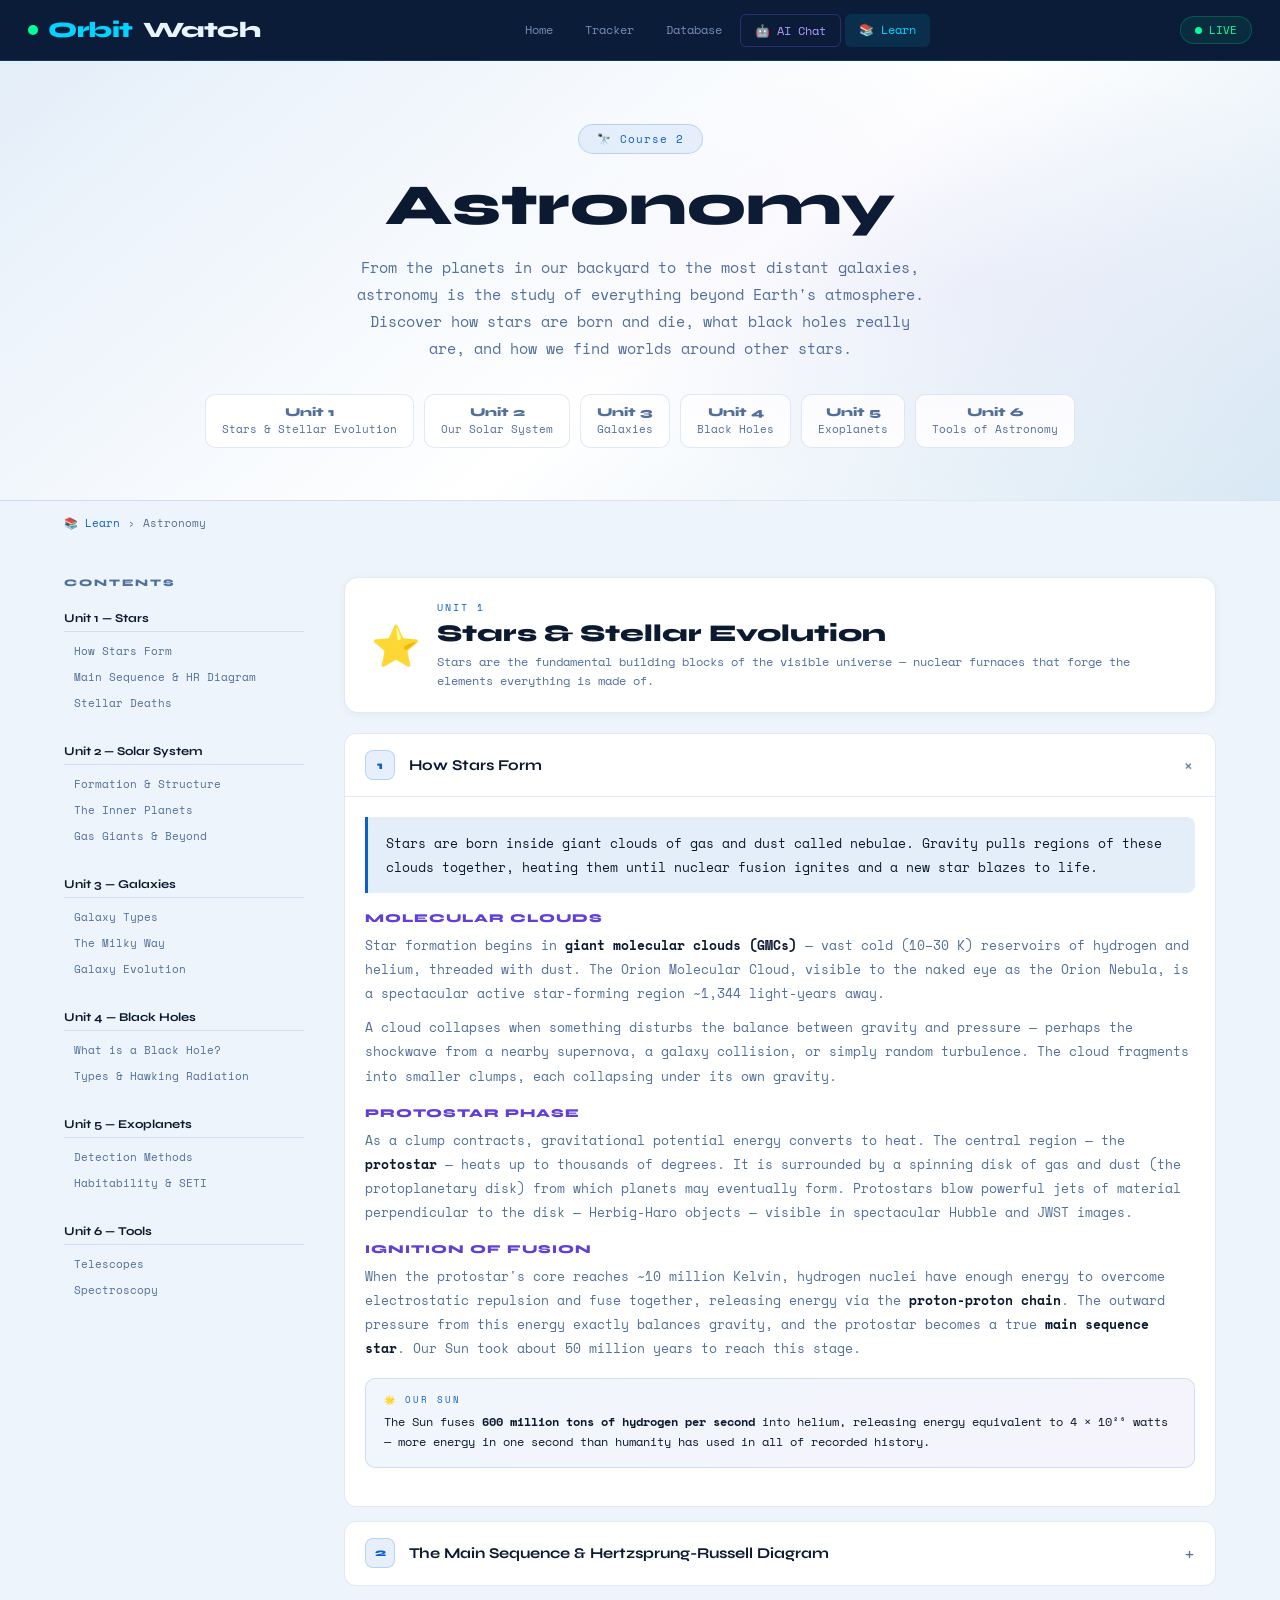
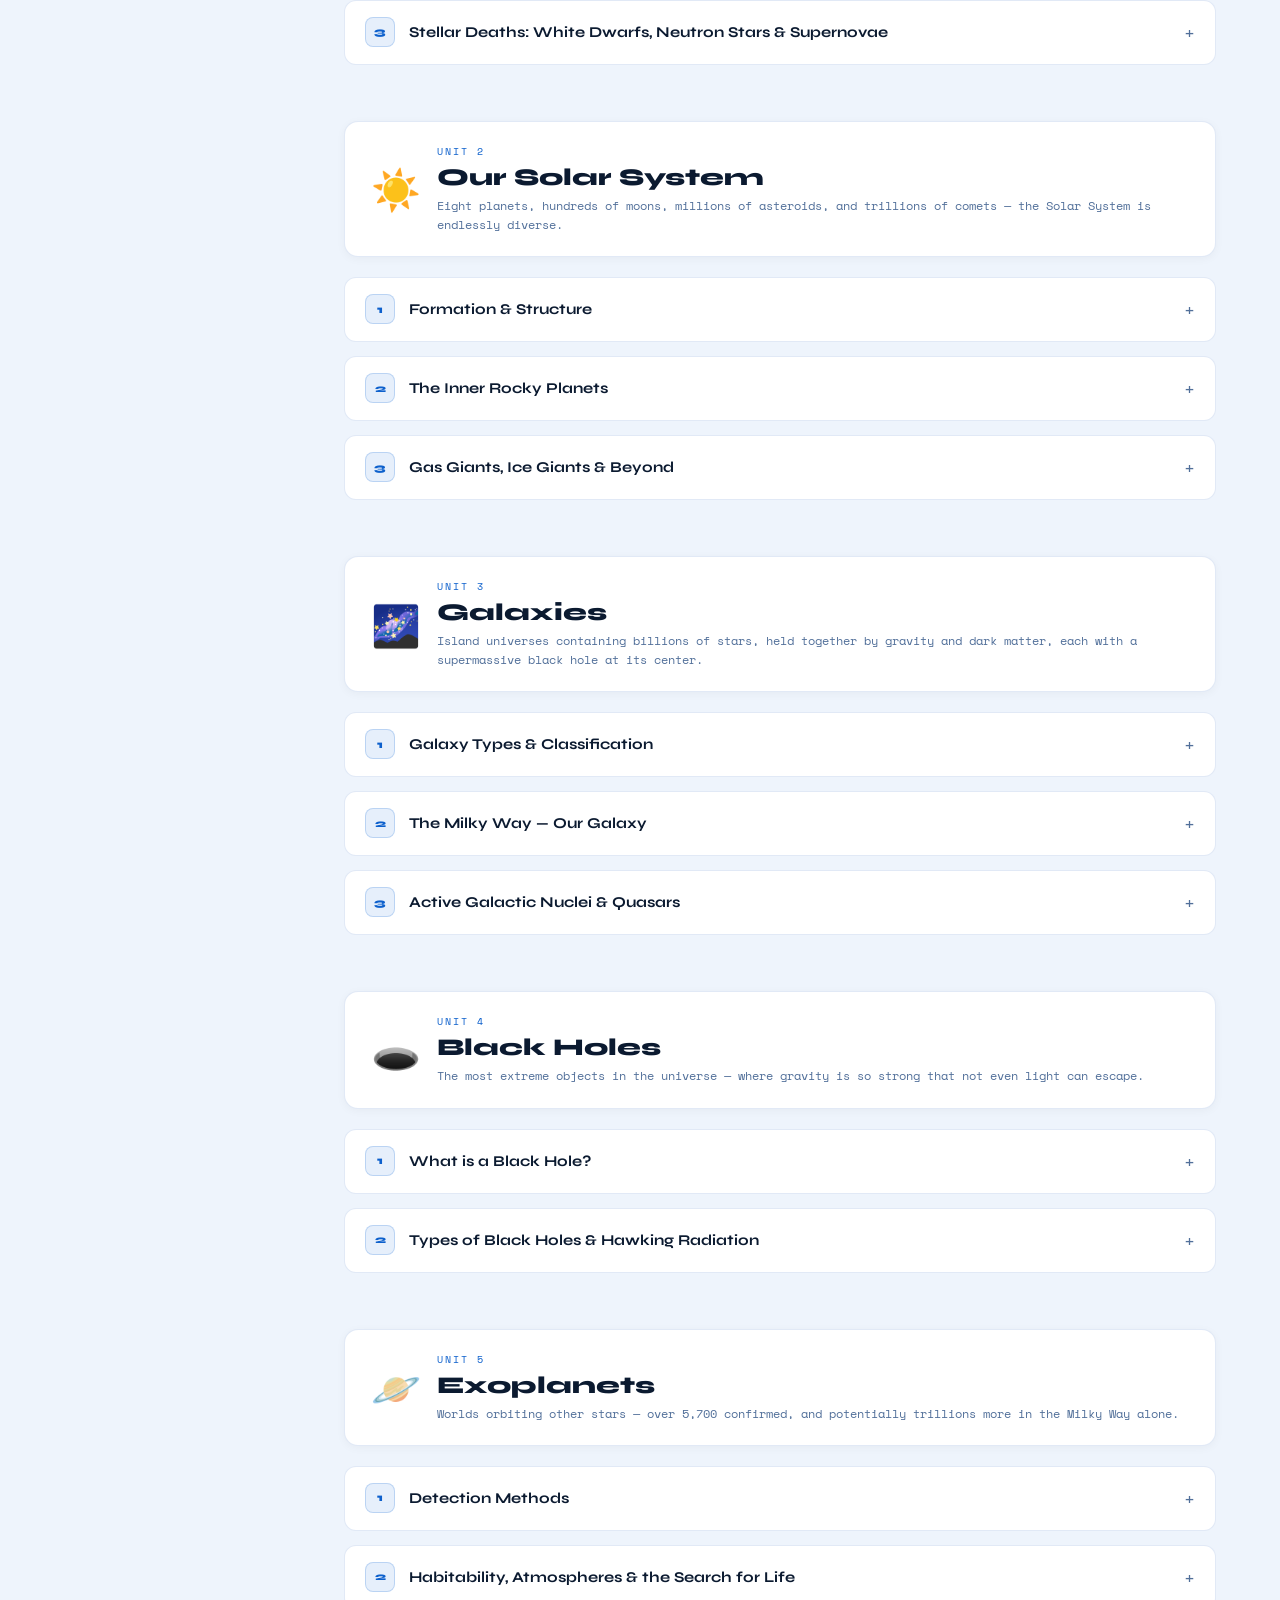
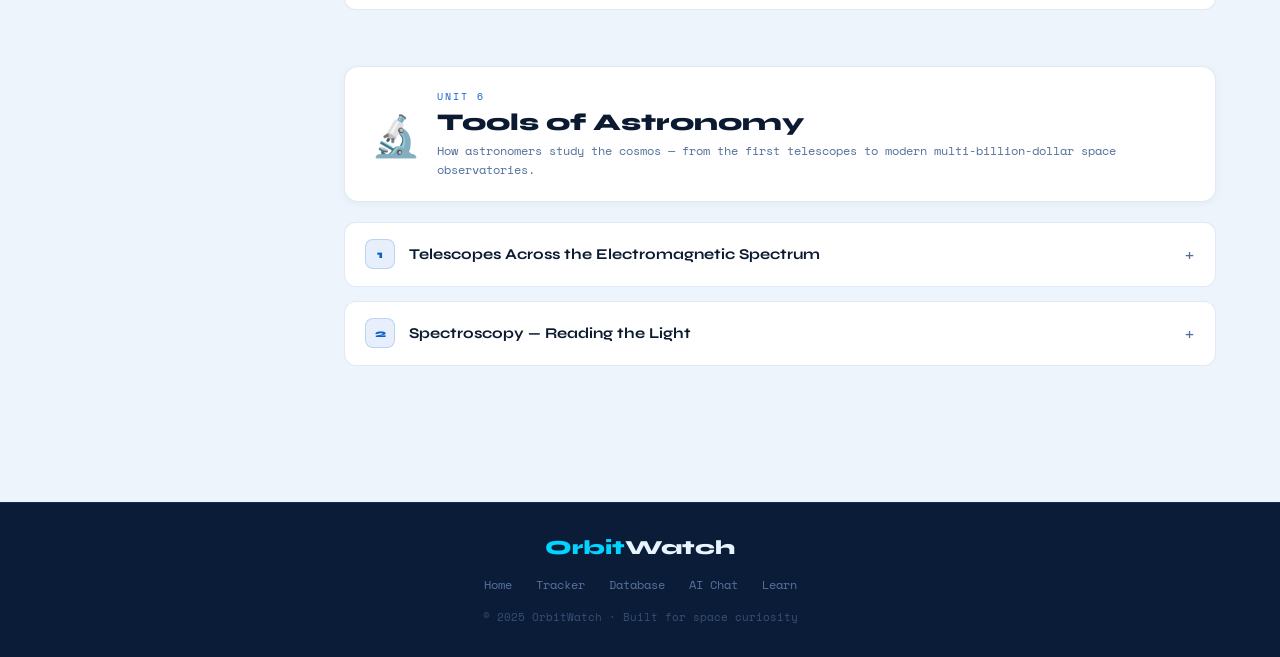
<file: pages/learn-astronomy.html>
<!DOCTYPE html>
<html lang="en">
<head>
<meta charset="UTF-8"/>
<meta name="viewport" content="width=device-width, initial-scale=1.0"/>
<title>Learn Astronomy — OrbitWatch</title>
<link rel="stylesheet" href="../css/style.css"/>
<link href="https://fonts.googleapis.com/css2?family=Space+Mono:wght@400;700&family=Syne:wght@400;700;800&display=swap" rel="stylesheet"/>
</head>
<body class="light-page">

<header class="site-header">
  <div class="header-inner">
    <a href="../index.html" class="logo"><span class="logo-dot"></span>Orbit<span class="logo-light">Watch</span></a>
    <nav class="site-nav">
      <a href="../index.html" class="nav-link">Home</a>
      <a href="tracker.html" class="nav-link">Tracker</a>
      <a href="database.html" class="nav-link">Database</a>
      <a href="chat.html" class="nav-link nav-ai">🤖 AI Chat</a>
      <a href="learn-hub.html" class="nav-link active">📚 Learn</a>
    </nav>
    <div class="live-badge"><span class="live-dot"></span>LIVE</div>
    <button class="mobile-menu-btn" id="mobileMenuBtn">☰</button>
  </div>
  <div class="mobile-nav" id="mobileNav">
    <a href="../index.html" class="nav-link">Home</a>
    <a href="tracker.html" class="nav-link">Tracker</a>
    <a href="database.html" class="nav-link">Database</a>
    <a href="chat.html" class="nav-link">🤖 AI Chat</a>
    <a href="learn-hub.html" class="nav-link active">📚 Learn</a>
  </div>
</header>

<div class="learn-page">
  <div class="learn-hero">
    <div class="learn-hero-badge">🔭 Course 2</div>
    <h1>Astronomy</h1>
    <p>From the planets in our backyard to the most distant galaxies, astronomy is the study of everything beyond Earth's atmosphere. Discover how stars are born and die, what black holes really are, and how we find worlds around other stars.</p>
    <div class="units-toc">
      <button class="unit-toc-btn" onclick="scrollTo('unit1')"><span class="unit-toc-num">Unit 1</span>Stars & Stellar Evolution</button>
      <button class="unit-toc-btn" onclick="scrollTo('unit2')"><span class="unit-toc-num">Unit 2</span>Our Solar System</button>
      <button class="unit-toc-btn" onclick="scrollTo('unit3')"><span class="unit-toc-num">Unit 3</span>Galaxies</button>
      <button class="unit-toc-btn" onclick="scrollTo('unit4')"><span class="unit-toc-num">Unit 4</span>Black Holes</button>
      <button class="unit-toc-btn" onclick="scrollTo('unit5')"><span class="unit-toc-num">Unit 5</span>Exoplanets</button>
      <button class="unit-toc-btn" onclick="scrollTo('unit6')"><span class="unit-toc-num">Unit 6</span>Tools of Astronomy</button>
    </div>
  </div>

  <div class="learn-breadcrumb">
    <a href="learn-hub.html">📚 Learn</a>
    <span>›</span>
    <span>Astronomy</span>
  </div>

  <div class="learn-layout">
    <aside class="learn-sidebar">
      <div class="learn-sidebar-title">Contents</div>
      <div class="learn-nav-unit">
        <div class="learn-nav-unit-title">Unit 1 — Stars</div>
        <span class="learn-nav-link" onclick="openLesson('l1-1')">How Stars Form</span>
        <span class="learn-nav-link" onclick="openLesson('l1-2')">Main Sequence & HR Diagram</span>
        <span class="learn-nav-link" onclick="openLesson('l1-3')">Stellar Deaths</span>
      </div>
      <div class="learn-nav-unit">
        <div class="learn-nav-unit-title">Unit 2 — Solar System</div>
        <span class="learn-nav-link" onclick="openLesson('l2-1')">Formation & Structure</span>
        <span class="learn-nav-link" onclick="openLesson('l2-2')">The Inner Planets</span>
        <span class="learn-nav-link" onclick="openLesson('l2-3')">Gas Giants & Beyond</span>
      </div>
      <div class="learn-nav-unit">
        <div class="learn-nav-unit-title">Unit 3 — Galaxies</div>
        <span class="learn-nav-link" onclick="openLesson('l3-1')">Galaxy Types</span>
        <span class="learn-nav-link" onclick="openLesson('l3-2')">The Milky Way</span>
        <span class="learn-nav-link" onclick="openLesson('l3-3')">Galaxy Evolution</span>
      </div>
      <div class="learn-nav-unit">
        <div class="learn-nav-unit-title">Unit 4 — Black Holes</div>
        <span class="learn-nav-link" onclick="openLesson('l4-1')">What is a Black Hole?</span>
        <span class="learn-nav-link" onclick="openLesson('l4-2')">Types & Hawking Radiation</span>
      </div>
      <div class="learn-nav-unit">
        <div class="learn-nav-unit-title">Unit 5 — Exoplanets</div>
        <span class="learn-nav-link" onclick="openLesson('l5-1')">Detection Methods</span>
        <span class="learn-nav-link" onclick="openLesson('l5-2')">Habitability & SETI</span>
      </div>
      <div class="learn-nav-unit">
        <div class="learn-nav-unit-title">Unit 6 — Tools</div>
        <span class="learn-nav-link" onclick="openLesson('l6-1')">Telescopes</span>
        <span class="learn-nav-link" onclick="openLesson('l6-2')">Spectroscopy</span>
      </div>
    </aside>

    <main class="learn-main">

      <!-- UNIT 1: STARS -->
      <div class="learn-unit" id="unit1">
        <div class="unit-header">
          <span class="unit-icon">⭐</span>
          <div>
            <div class="unit-number">Unit 1</div>
            <div class="unit-title">Stars & Stellar Evolution</div>
            <div class="unit-desc">Stars are the fundamental building blocks of the visible universe — nuclear furnaces that forge the elements everything is made of.</div>
          </div>
        </div>

        <div class="lesson-card open" id="l1-1">
          <div class="lesson-header" onclick="toggleLesson(this)">
            <div class="lesson-num">1</div>
            <div class="lesson-title">How Stars Form</div>
            <div class="lesson-toggle">+</div>
          </div>
          <div class="lesson-body">
            <div class="lesson-intro">Stars are born inside giant clouds of gas and dust called nebulae. Gravity pulls regions of these clouds together, heating them until nuclear fusion ignites and a new star blazes to life.</div>
            <div class="lesson-section">
              <h4>Molecular Clouds</h4>
              <p>Star formation begins in <strong>giant molecular clouds (GMCs)</strong> — vast cold (10–30 K) reservoirs of hydrogen and helium, threaded with dust. The Orion Molecular Cloud, visible to the naked eye as the Orion Nebula, is a spectacular active star-forming region ~1,344 light-years away.</p>
              <p>A cloud collapses when something disturbs the balance between gravity and pressure — perhaps the shockwave from a nearby supernova, a galaxy collision, or simply random turbulence. The cloud fragments into smaller clumps, each collapsing under its own gravity.</p>
            </div>
            <div class="lesson-section">
              <h4>Protostar Phase</h4>
              <p>As a clump contracts, gravitational potential energy converts to heat. The central region — the <strong>protostar</strong> — heats up to thousands of degrees. It is surrounded by a spinning disk of gas and dust (the protoplanetary disk) from which planets may eventually form. Protostars blow powerful jets of material perpendicular to the disk — Herbig-Haro objects — visible in spectacular Hubble and JWST images.</p>
            </div>
            <div class="lesson-section">
              <h4>Ignition of Fusion</h4>
              <p>When the protostar's core reaches ~10 million Kelvin, hydrogen nuclei have enough energy to overcome electrostatic repulsion and fuse together, releasing energy via the <strong>proton-proton chain</strong>. The outward pressure from this energy exactly balances gravity, and the protostar becomes a true <strong>main sequence star</strong>. Our Sun took about 50 million years to reach this stage.</p>
            </div>
            <div class="fact-box">
              <div class="fact-box-label">🌟 Our Sun</div>
              <p>The Sun fuses <strong>600 million tons of hydrogen per second</strong> into helium, releasing energy equivalent to 4 × 10²⁶ watts — more energy in one second than humanity has used in all of recorded history.</p>
            </div>
          </div>
        </div>

        <div class="lesson-card" id="l1-2">
          <div class="lesson-header" onclick="toggleLesson(this)">
            <div class="lesson-num">2</div>
            <div class="lesson-title">The Main Sequence & Hertzsprung-Russell Diagram</div>
            <div class="lesson-toggle">+</div>
          </div>
          <div class="lesson-body">
            <div class="lesson-intro">The Hertzsprung-Russell (H-R) diagram is the most important tool in stellar astronomy — a plot of stars by luminosity vs. temperature that reveals the entire life story of stars at a glance.</div>
            <div class="lesson-section">
              <h4>The Main Sequence</h4>
              <p>When you plot thousands of stars on the H-R diagram, they don't scatter randomly — they cluster along a diagonal band called the <strong>main sequence</strong>, running from hot, luminous, massive blue-white stars (upper left) to cool, dim, low-mass red stars (lower right). Stars spend most of their lives on the main sequence fusing hydrogen in their cores.</p>
              <p>A key relationship: more massive stars are hotter, brighter, and shorter-lived. A star 10 times the Sun's mass burns 10,000 times more brightly and lives only 30 million years. A star half the Sun's mass burns far more dimly and can live for 50 billion years.</p>
            </div>
            <div class="lesson-section">
              <h4>Stellar Classification (OBAFGKM)</h4>
              <p>Stars are classified by their spectral type, determined by surface temperature: <strong>O</strong> (blue, 30,000+ K), <strong>B</strong> (blue-white, 10,000–30,000 K), <strong>A</strong> (white, 7,500–10,000 K), <strong>F</strong> (yellow-white, 6,000–7,500 K), <strong>G</strong> (yellow, 5,200–6,000 K — our Sun is G2), <strong>K</strong> (orange, 3,700–5,200 K), <strong>M</strong> (red, &lt;3,700 K). The mnemonic: "Oh Be A Fine Girl/Guy, Kiss Me." M-dwarf red stars are the most common stars in the galaxy.</p>
            </div>
            <div class="key-points">
              <div class="key-point"><span class="key-point-icon">🔵</span><div class="key-point-text"><strong>O/B Stars</strong>Hottest, most massive, live millions of years</div></div>
              <div class="key-point"><span class="key-point-icon">🌟</span><div class="key-point-text"><strong>G Stars (like Sun)</strong>Medium temperature, ~10B year lifespan</div></div>
              <div class="key-point"><span class="key-point-icon">🔴</span><div class="key-point-text"><strong>M Dwarfs</strong>Coolest, most numerous, live trillions of years</div></div>
            </div>
          </div>
        </div>

        <div class="lesson-card" id="l1-3">
          <div class="lesson-header" onclick="toggleLesson(this)">
            <div class="lesson-num">3</div>
            <div class="lesson-title">Stellar Deaths: White Dwarfs, Neutron Stars & Supernovae</div>
            <div class="lesson-toggle">+</div>
          </div>
          <div class="lesson-body">
            <div class="lesson-intro">How a star dies depends entirely on its mass. The death of a massive star in a supernova is one of the most energetic events in the universe — and creates the heavy elements that make life possible.</div>
            <div class="lesson-section">
              <h4>Low-Mass Stars: Red Giants & White Dwarfs</h4>
              <p>When a Sun-like star exhausts the hydrogen in its core, the core contracts while the outer layers expand dramatically — it becomes a <strong>red giant</strong>, swelling to ~100 times its original radius. The Sun will engulf Mercury and Venus in about 5 billion years. Eventually, the outer layers are expelled as a beautiful <strong>planetary nebula</strong>, leaving behind a hot, dense <strong>white dwarf</strong> — an Earth-sized ember of carbon and oxygen that slowly cools over billions of years.</p>
            </div>
            <div class="lesson-section">
              <h4>Massive Stars: Core Collapse & Supernovae</h4>
              <p>Stars more than ~8 solar masses continue fusing heavier elements — helium into carbon, carbon into neon, neon into oxygen, oxygen into silicon, silicon into iron. Each stage is shorter than the last; silicon burning lasts only one day. Iron cannot release energy through fusion — so the core suddenly collapses in less than a second, from the size of Earth to a sphere just ~20 km across. The outer layers bounce off this dense core and explode outward as a <strong>core-collapse supernova</strong> — briefly outshining the entire galaxy.</p>
            </div>
            <div class="lesson-section">
              <h4>Remnants: Neutron Stars & Pulsars</h4>
              <p>The collapsed core becomes a <strong>neutron star</strong> — the densest object in the universe short of a black hole. A teaspoon of neutron star material weighs ~4 billion tons. Rapidly spinning neutron stars that emit radio beams are called <strong>pulsars</strong>, and some spin hundreds of times per second (millisecond pulsars). When two neutron stars merge, they produce gravitational waves (detected by LIGO) and a <strong>kilonova</strong> — the primary factory for gold and other heavy elements in the universe.</p>
            </div>
            <div class="fact-box">
              <div class="fact-box-label">💎 Where Heavy Elements Come From</div>
              <p>Every gold atom in your jewelry was forged in a neutron star merger billions of years ago. Iron was made in the cores of massive stars. Carbon in your body came from dying red giants. We are, literally, made of stardust.</p>
            </div>
          </div>
        </div>
      </div>

      <!-- UNIT 2: SOLAR SYSTEM -->
      <div class="learn-unit" id="unit2">
        <div class="unit-header">
          <span class="unit-icon">☀️</span>
          <div>
            <div class="unit-number">Unit 2</div>
            <div class="unit-title">Our Solar System</div>
            <div class="unit-desc">Eight planets, hundreds of moons, millions of asteroids, and trillions of comets — the Solar System is endlessly diverse.</div>
          </div>
        </div>

        <div class="lesson-card" id="l2-1">
          <div class="lesson-header" onclick="toggleLesson(this)">
            <div class="lesson-num">1</div>
            <div class="lesson-title">Formation & Structure</div>
            <div class="lesson-toggle">+</div>
          </div>
          <div class="lesson-body">
            <div class="lesson-intro">The Solar System formed ~4.6 billion years ago from a rotating cloud of gas and dust. The same physics that forms stars also creates planetary systems — it's a natural byproduct of stellar birth.</div>
            <div class="lesson-section">
              <h4>The Solar Nebula Theory</h4>
              <p>As the solar nebula collapsed, conservation of angular momentum caused it to spin faster and flatten into a disk — the <strong>protoplanetary disk</strong>. The Sun formed at the center from most of the mass. In the disk, dust grains collided and stuck together (<strong>accretion</strong>), forming kilometer-sized <strong>planetesimals</strong>, then larger <strong>protoplanets</strong>, and finally the planets we know today.</p>
            </div>
            <div class="lesson-section">
              <h4>The Frost Line</h4>
              <p>A key feature called the <strong>frost line</strong> (or snow line) at ~2.7 AU from the Sun divided the solar system: inside it, only rocky, refractory materials could condense (forming the terrestrial planets Mercury, Venus, Earth, Mars). Outside it, ices of water, methane, and ammonia could solidify, giving the gas giants much more material to accumulate and grow massive enough to capture hydrogen and helium gas directly from the nebula.</p>
            </div>
          </div>
        </div>

        <div class="lesson-card" id="l2-2">
          <div class="lesson-header" onclick="toggleLesson(this)">
            <div class="lesson-num">2</div>
            <div class="lesson-title">The Inner Rocky Planets</div>
            <div class="lesson-toggle">+</div>
          </div>
          <div class="lesson-body">
            <div class="lesson-intro">Mercury, Venus, Earth, and Mars are the terrestrial planets — small, dense, rocky worlds with solid surfaces and diverse geological histories.</div>
            <div class="lesson-section">
              <h4>Mercury</h4>
              <p>The smallest planet and closest to the Sun experiences extreme temperature swings — from 430°C on the sunlit side to -180°C at night. It has virtually no atmosphere (it's too small to retain one) and a surprisingly large iron core comprising ~85% of its radius. NASA's MESSENGER mission revealed vast expanses of ancient volcanic plains and discovered water ice in permanently shadowed polar craters.</p>
            </div>
            <div class="lesson-section">
              <h4>Venus — Earth's Evil Twin</h4>
              <p>Nearly the same size as Earth, Venus should be familiar but is instead the most hostile planet in the Solar System. Its thick CO₂ atmosphere creates a runaway greenhouse effect, with surface temperatures of 465°C — hot enough to melt lead. Surface pressure is 90 times Earth's. Venus rotates backwards (retrograde) and extremely slowly — a Venusian day is longer than its year.</p>
            </div>
            <div class="lesson-section">
              <h4>Mars — The Red Planet</h4>
              <p>Mars has the largest volcano in the Solar System (<strong>Olympus Mons</strong>, 21 km high — nearly 3× Everest) and the longest canyon (<strong>Valles Marineris</strong>, 4,000 km — roughly the width of the USA). Evidence abounds for ancient rivers and lakes — Mars was once warmer and wetter. NASA's Perseverance rover is currently collecting samples for eventual return to Earth, searching for signs of ancient microbial life.</p>
            </div>
          </div>
        </div>

        <div class="lesson-card" id="l2-3">
          <div class="lesson-header" onclick="toggleLesson(this)">
            <div class="lesson-num">3</div>
            <div class="lesson-title">Gas Giants, Ice Giants & Beyond</div>
            <div class="lesson-toggle">+</div>
          </div>
          <div class="lesson-body">
            <div class="lesson-intro">Beyond the asteroid belt lie the giant planets, each a world unto itself with complex atmospheric chemistry, powerful magnetic fields, and fascinating moon systems.</div>
            <div class="lesson-section">
              <h4>Jupiter — King of Planets</h4>
              <p>Jupiter is so massive (~318 Earth masses) that it would need to be 80× heavier to ignite nuclear fusion and become a star. Its <strong>Great Red Spot</strong> is a storm larger than Earth that has raged for at least 350 years. Jupiter has 95 known moons; <strong>Europa</strong> harbors a subsurface liquid water ocean beneath its ice shell and is a prime target for astrobiology. <strong>Io</strong> is the most volcanically active body in the Solar System, with sulfur volcanoes erupting continuously.</p>
            </div>
            <div class="lesson-section">
              <h4>Saturn's Spectacular Rings</h4>
              <p>Saturn's rings are made of billions of chunks of ice and rock, ranging from micrometers to meters in size. Remarkably thin (most only 10–20 meters thick) but 240,000 km wide, they're a young feature — probably formed only 100–400 million years ago, possibly from a disrupted moon. Saturn also hosts <strong>Titan</strong>, the only moon with a thick atmosphere and liquid methane lakes on its surface.</p>
            </div>
            <div class="lesson-section">
              <h4>Uranus & Neptune — Ice Giants</h4>
              <p>Uranus (rotates on its side — likely from a giant impact) and Neptune are categorized separately as "ice giants" — their interiors contain a slushy mix of water, methane, and ammonia ices, not primarily hydrogen gas. Neptune has the fastest winds in the Solar System (~2,100 km/h). <strong>Triton</strong>, Neptune's largest moon, orbits in retrograde and is likely a captured Kuiper Belt object, destined to be torn apart in ~3.6 billion years.</p>
            </div>
            <div class="fact-box">
              <div class="fact-box-label">🛰️ Spacecraft Exploration</div>
              <p>As of 2025, spacecraft have visited every planet in the Solar System. The <strong>New Horizons</strong> flyby of Pluto (2015) revealed it has mountains of water ice, a heart-shaped nitrogen plain, and active nitrogen geysers — far more complex than expected for a world so far from the Sun.</p>
            </div>
          </div>
        </div>
      </div>

      <!-- UNIT 3: GALAXIES -->
      <div class="learn-unit" id="unit3">
        <div class="unit-header">
          <span class="unit-icon">🌌</span>
          <div>
            <div class="unit-number">Unit 3</div>
            <div class="unit-title">Galaxies</div>
            <div class="unit-desc">Island universes containing billions of stars, held together by gravity and dark matter, each with a supermassive black hole at its center.</div>
          </div>
        </div>

        <div class="lesson-card" id="l3-1">
          <div class="lesson-header" onclick="toggleLesson(this)">
            <div class="lesson-num">1</div>
            <div class="lesson-title">Galaxy Types & Classification</div>
            <div class="lesson-toggle">+</div>
          </div>
          <div class="lesson-body">
            <div class="lesson-intro">Edwin Hubble classified galaxies into types based on their morphology — a system still used today, though our understanding has become far more nuanced.</div>
            <div class="lesson-section">
              <h4>Spiral Galaxies</h4>
              <p>Spiral galaxies have a central bulge surrounded by a flat disk with distinctive spiral arms — regions of ongoing star formation outlined by young blue stars and glowing nebulae. The arms are density waves, not rigid structures — stars pass through them like traffic through a slower zone. The Milky Way and Andromeda (M31) are both spirals. <strong>Barred spirals</strong> (like the Milky Way) have a bar of stars through the center connecting the spiral arms.</p>
            </div>
            <div class="lesson-section">
              <h4>Elliptical Galaxies</h4>
              <p>Elliptical galaxies range from nearly spherical (E0) to elongated (E7). They contain mostly old, red stars with very little gas or dust — star formation has essentially ceased. The largest galaxies in the universe are giant ellipticals like <strong>IC 1101</strong> (~6 million light-years in diameter). They're thought to form from major mergers of spiral galaxies.</p>
            </div>
            <div class="lesson-section">
              <h4>Irregular & Dwarf Galaxies</h4>
              <p><strong>Irregular galaxies</strong> (like the Magellanic Clouds, satellites of the Milky Way) have no defined shape — usually from gravitational interactions. <strong>Dwarf galaxies</strong> are the most numerous galaxies in the universe, typically containing millions to a few billion stars. The Milky Way has ~50 known dwarf satellite galaxies.</p>
            </div>
          </div>
        </div>

        <div class="lesson-card" id="l3-2">
          <div class="lesson-header" onclick="toggleLesson(this)">
            <div class="lesson-num">2</div>
            <div class="lesson-title">The Milky Way — Our Galaxy</div>
            <div class="lesson-toggle">+</div>
          </div>
          <div class="lesson-body">
            <div class="lesson-intro">We live inside a barred spiral galaxy — the Milky Way — containing ~250 billion stars spread across a disk ~100,000 light-years in diameter. The Solar System sits about 26,000 light-years from the center, in the Orion Arm.</div>
            <div class="lesson-section">
              <h4>Structure</h4>
              <p>The Milky Way has four main spiral arms: Perseus, Norma, Scutum-Centaurus, and Sagittarius. At its center is the <strong>Galactic bulge</strong>, a dense region of older stars, and at the very center lurks the supermassive black hole <strong>Sagittarius A*</strong> (Sgr A*), with a mass of ~4 million suns. The 2022 Nobel Prize in Physics was awarded for its discovery and imaging.</p>
            </div>
            <div class="lesson-section">
              <h4>Collision with Andromeda</h4>
              <p>The Andromeda Galaxy (M31), our nearest large galactic neighbor at 2.5 million light-years, is approaching the Milky Way at ~110 km/s. In ~4.5 billion years, the two galaxies will begin merging — a process taking another 2–3 billion years. The result will be a giant elliptical galaxy astronomers call "<strong>Milkomeda</strong>." Despite the vast number of stars involved, actual stellar collisions will be extremely rare due to the enormous distances between stars.</p>
            </div>
            <div class="fact-box">
              <div class="fact-box-label">⏱️ Galactic Year</div>
              <p>The Solar System takes ~225–250 million years to orbit the Milky Way's center — one <strong>Galactic Year</strong> (or "cosmic year"). Since Earth formed, we've completed about 18 galactic orbits. The last time we were in our current position in the galaxy, dinosaurs were just appearing.</p>
            </div>
          </div>
        </div>

        <div class="lesson-card" id="l3-3">
          <div class="lesson-header" onclick="toggleLesson(this)">
            <div class="lesson-num">3</div>
            <div class="lesson-title">Active Galactic Nuclei & Quasars</div>
            <div class="lesson-toggle">+</div>
          </div>
          <div class="lesson-body">
            <div class="lesson-intro">Some galaxies have extraordinarily bright, energetic centers powered by matter falling into supermassive black holes — these are Active Galactic Nuclei (AGN), and quasars are the most luminous type.</div>
            <div class="lesson-section">
              <h4>What Powers a Quasar?</h4>
              <p>When gas and dust fall toward a supermassive black hole, they form a rapidly rotating <strong>accretion disk</strong>. Friction heats the disk to millions of degrees, making it radiate brilliantly across the electromagnetic spectrum. The most luminous quasars outshine entire galaxies containing hundreds of billions of stars — some emit more energy in a single second than the Sun will produce in its entire 10-billion-year life.</p>
            </div>
            <div class="lesson-section">
              <h4>Looking Back in Time</h4>
              <p>Because light takes time to reach us, distant quasars appear as they were billions of years ago — some show us the universe when it was only 700 million years old. The early universe was far more active than today — quasars were much more common when galaxies were young and had more gas to feed their central black holes.</p>
            </div>
          </div>
        </div>
      </div>

      <!-- UNIT 4: BLACK HOLES -->
      <div class="learn-unit" id="unit4">
        <div class="unit-header">
          <span class="unit-icon">🕳️</span>
          <div>
            <div class="unit-number">Unit 4</div>
            <div class="unit-title">Black Holes</div>
            <div class="unit-desc">The most extreme objects in the universe — where gravity is so strong that not even light can escape.</div>
          </div>
        </div>

        <div class="lesson-card" id="l4-1">
          <div class="lesson-header" onclick="toggleLesson(this)">
            <div class="lesson-num">1</div>
            <div class="lesson-title">What is a Black Hole?</div>
            <div class="lesson-toggle">+</div>
          </div>
          <div class="lesson-body">
            <div class="lesson-intro">A black hole is a region of spacetime where gravity is so intense that the escape velocity exceeds the speed of light. Once matter or energy crosses the event horizon, it cannot escape — not even light.</div>
            <div class="lesson-section">
              <h4>The Event Horizon</h4>
              <p>The <strong>event horizon</strong> is the point of no return — a sphere surrounding the black hole whose radius (the <strong>Schwarzschild radius</strong>) depends only on the mass. For the Sun, the Schwarzschild radius is ~3 km; for Earth, it's ~9 mm. The event horizon is not a physical surface — an astronaut crossing it wouldn't feel anything special in the moment (though they'd be doomed). It's a mathematical boundary in spacetime.</p>
            </div>
            <div class="lesson-section">
              <h4>The Singularity</h4>
              <p>At the very center of a black hole lies a <strong>singularity</strong> — a point of infinite density where our current laws of physics break down completely. General relativity predicts the singularity but cannot describe it. Most physicists believe a future theory of quantum gravity (like loop quantum gravity or string theory) will resolve the singularity into something finite.</p>
            </div>
            <div class="fact-box">
              <div class="fact-box-label">📸 First Image</div>
              <p>In April 2019, the <strong>Event Horizon Telescope</strong> released the first direct image of a black hole's shadow — the supermassive black hole M87*, 6.5 billion solar masses, 55 million light-years away. In 2022, they imaged <strong>Sagittarius A*</strong> at the center of our own galaxy, confirming its black hole nature.</p>
            </div>
          </div>
        </div>

        <div class="lesson-card" id="l4-2">
          <div class="lesson-header" onclick="toggleLesson(this)">
            <div class="lesson-num">2</div>
            <div class="lesson-title">Types of Black Holes & Hawking Radiation</div>
            <div class="lesson-toggle">+</div>
          </div>
          <div class="lesson-body">
            <div class="lesson-intro">Black holes come in very different sizes, from stellar-mass remnants to the giants at galaxy centers. Stephen Hawking's theoretical discovery that black holes slowly evaporate over immense timescales revolutionized our understanding.</div>
            <div class="lesson-section">
              <h4>Types by Mass</h4>
              <p><strong>Stellar black holes</strong> (3–100 solar masses): formed from core-collapse supernovae. <strong>Intermediate-mass black holes</strong> (100–10,000 M☉): rare and elusive, perhaps formed in globular clusters. <strong>Supermassive black holes</strong> (10⁶–10¹⁰ M☉): found at the centers of almost all large galaxies; how they grew so massive is still debated. <strong>Primordial black holes</strong>: hypothetically formed in the early universe; could be dark matter candidates.</p>
            </div>
            <div class="lesson-section">
              <h4>Hawking Radiation</h4>
              <p>In 1974, Stephen Hawking applied quantum mechanics to black holes and found that they should slowly emit thermal radiation — now called <strong>Hawking radiation</strong>. Near the event horizon, quantum fluctuations create particle-antiparticle pairs; occasionally one falls in while the other escapes, carrying away energy. Over an astronomically long time (~10⁶⁷ years for a stellar black hole), the black hole completely evaporates. Hawking radiation has never been directly observed — it's too faint for current instruments — but is widely accepted as theoretically correct.</p>
            </div>
            <div class="lesson-section">
              <h4>Gravitational Waves</h4>
              <p>When two black holes spiral together and merge, they send ripples through spacetime — <strong>gravitational waves</strong>. The LIGO and Virgo detectors first detected these waves in 2015 (GW150914), confirming a prediction of General Relativity from 1916. This opened an entirely new way of observing the universe — <strong>gravitational wave astronomy</strong> — earning the 2017 Nobel Prize.</p>
            </div>
          </div>
        </div>
      </div>

      <!-- UNIT 5: EXOPLANETS -->
      <div class="learn-unit" id="unit5">
        <div class="unit-header">
          <span class="unit-icon">🪐</span>
          <div>
            <div class="unit-number">Unit 5</div>
            <div class="unit-title">Exoplanets</div>
            <div class="unit-desc">Worlds orbiting other stars — over 5,700 confirmed, and potentially trillions more in the Milky Way alone.</div>
          </div>
        </div>

        <div class="lesson-card" id="l5-1">
          <div class="lesson-header" onclick="toggleLesson(this)">
            <div class="lesson-num">1</div>
            <div class="lesson-title">Detection Methods</div>
            <div class="lesson-toggle">+</div>
          </div>
          <div class="lesson-body">
            <div class="lesson-intro">Directly seeing an exoplanet next to its blinding host star is like spotting a firefly next to a spotlight from across a continent. Astronomers use indirect methods to detect these distant worlds.</div>
            <div class="lesson-section">
              <h4>Transit Method</h4>
              <p>When a planet passes in front of its star, it blocks a tiny fraction of the star's light — typically 0.01–1%. By measuring this regular dip in brightness, we can determine the planet's orbital period and its size relative to the star. This is how NASA's <strong>Kepler Space Telescope</strong> (2009–2018) discovered over 2,600 exoplanets, and how the <strong>TESS</strong> mission continues this work today.</p>
            </div>
            <div class="lesson-section">
              <h4>Radial Velocity (Doppler Wobble)</h4>
              <p>A planet doesn't orbit its star — both orbit their common center of mass. As a planet pulls its star, the star wobbles slightly toward and away from us, causing tiny Doppler shifts in its spectral lines. This "wobble" reveals the planet's minimum mass and orbital period. The first exoplanet around a Sun-like star (<strong>51 Pegasi b</strong>) was discovered this way in 1995, winning the 2019 Nobel Prize.</p>
            </div>
            <div class="lesson-section">
              <h4>Direct Imaging & Microlensing</h4>
              <p><strong>Direct imaging</strong> uses coronagraphs to block starlight, revealing self-luminous young giant planets nearby. <strong>Gravitational microlensing</strong> occurs when a foreground star (with a planet) passes in front of a background star — the planet's gravity creates a characteristic spike in the background star's brightness, revealing worlds that other methods miss.</p>
            </div>
          </div>
        </div>

        <div class="lesson-card" id="l5-2">
          <div class="lesson-header" onclick="toggleLesson(this)">
            <div class="lesson-num">2</div>
            <div class="lesson-title">Habitability, Atmospheres & the Search for Life</div>
            <div class="lesson-toggle">+</div>
          </div>
          <div class="lesson-body">
            <div class="lesson-intro">The discovery of thousands of exoplanets has transformed the question "Are we alone?" from philosophy into science. We now have the tools to begin probing distant atmospheres for signs of life.</div>
            <div class="lesson-section">
              <h4>The Habitable Zone</h4>
              <p>The <strong>habitable zone</strong> (or "Goldilocks zone") is the range of distances from a star where a rocky planet could maintain liquid water on its surface. Earth sits comfortably within the Sun's habitable zone. The system <strong>TRAPPIST-1</strong>, just 40 light-years away, has three rocky planets in its habitable zone — making it one of the most exciting targets for atmospheric characterization by JWST.</p>
            </div>
            <div class="lesson-section">
              <h4>Atmospheric Biosignatures</h4>
              <p>The <strong>James Webb Space Telescope (JWST)</strong>, launched in 2021, can analyze exoplanet atmospheres by measuring how starlight filters through them during transits (<strong>transmission spectroscopy</strong>). Astronomers look for atmospheric "biosignatures" — gases that life produces and that are difficult to explain abiotically: oxygen, methane, nitrous oxide, and their combinations. In 2023, JWST detected carbon dioxide and water in several exoplanet atmospheres, and tantalizing hints of dimethyl sulfide (a molecule only produced by life on Earth) in K2-18b — though this remains highly uncertain.</p>
            </div>
            <div class="fact-box">
              <div class="fact-box-label">🌍 Scale of the Opportunity</div>
              <p>Statistical analysis of Kepler data suggests that roughly <strong>one in five Sun-like stars</strong> has an Earth-sized planet in its habitable zone. With ~100 billion Sun-like stars in the Milky Way, there could be 20 billion Earth-like planets in our galaxy alone.</p>
            </div>
          </div>
        </div>
      </div>

      <!-- UNIT 6: TOOLS -->
      <div class="learn-unit" id="unit6">
        <div class="unit-header">
          <span class="unit-icon">🔬</span>
          <div>
            <div class="unit-number">Unit 6</div>
            <div class="unit-title">Tools of Astronomy</div>
            <div class="unit-desc">How astronomers study the cosmos — from the first telescopes to modern multi-billion-dollar space observatories.</div>
          </div>
        </div>

        <div class="lesson-card" id="l6-1">
          <div class="lesson-header" onclick="toggleLesson(this)">
            <div class="lesson-num">1</div>
            <div class="lesson-title">Telescopes Across the Electromagnetic Spectrum</div>
            <div class="lesson-toggle">+</div>
          </div>
          <div class="lesson-body">
            <div class="lesson-intro">The universe emits radiation across the entire electromagnetic spectrum, and different wavelengths reveal completely different phenomena. Modern astronomy uses telescopes tuned to each band.</div>
            <div class="lesson-section">
              <h4>Radio Telescopes</h4>
              <p>Radio waves from space pass through Earth's atmosphere and dust clouds that block visible light. The <strong>Very Large Array (VLA)</strong> in New Mexico uses 27 dish antennas acting together as a single huge telescope. Radio astronomy discovered pulsars, quasars, the CMB, and mapped the structure of our galaxy via hydrogen's 21-cm emission line. The <strong>FAST</strong> telescope in China (500m diameter) is the world's largest single-dish radio telescope.</p>
            </div>
            <div class="lesson-section">
              <h4>Space Observatories</h4>
              <p>Above Earth's atmosphere, telescopes can observe X-rays, gamma rays, and ultraviolet light blocked at the surface. NASA's <strong>Great Observatories</strong>: Hubble (visible/UV), Chandra (X-ray), Spitzer (infrared), and Compton (gamma-ray) have transformed virtually every area of astronomy. The <strong>James Webb Space Telescope</strong> (2021) sees primarily in infrared and can observe the most distant galaxies formed 300 million years after the Big Bang.</p>
            </div>
            <div class="key-points">
              <div class="key-point"><span class="key-point-icon">📻</span><div class="key-point-text"><strong>Radio</strong>CMB, pulsars, galaxy structure, 21cm line</div></div>
              <div class="key-point"><span class="key-point-icon">♨️</span><div class="key-point-text"><strong>Infrared</strong>Cool stars, dust clouds, distant galaxies</div></div>
              <div class="key-point"><span class="key-point-icon">👁️</span><div class="key-point-text"><strong>Visible</strong>Stars, nebulae, galaxies — what we see</div></div>
              <div class="key-point"><span class="key-point-icon">⚡</span><div class="key-point-text"><strong>X-ray / Gamma</strong>Black holes, neutron stars, supernovae</div></div>
            </div>
          </div>
        </div>

        <div class="lesson-card" id="l6-2">
          <div class="lesson-header" onclick="toggleLesson(this)">
            <div class="lesson-num">2</div>
            <div class="lesson-title">Spectroscopy — Reading the Light</div>
            <div class="lesson-toggle">+</div>
          </div>
          <div class="lesson-body">
            <div class="lesson-intro">Spectroscopy — splitting light into its component wavelengths — is the most powerful tool in astronomy. From a star's spectrum, we can determine its temperature, composition, velocity, magnetic field, and much more.</div>
            <div class="lesson-section">
              <h4>Absorption & Emission Lines</h4>
              <p>Every chemical element absorbs and emits light at specific, characteristic wavelengths — a unique "fingerprint." When starlight passes through a star's outer atmosphere, elements absorb specific wavelengths, producing dark <strong>absorption lines</strong> in the spectrum. By matching these lines to known elements in the lab, astronomers can determine exactly what a star is made of — even from light-years away.</p>
            </div>
            <div class="lesson-section">
              <h4>What Spectroscopy Reveals</h4>
              <p><strong>Composition:</strong> Hydrogen, helium, and dozens of other elements identified in stellar spectra. <strong>Temperature:</strong> The overall color/shape of the spectrum (blackbody curve) reveals surface temperature. <strong>Velocity:</strong> Doppler shifts in spectral lines reveal motion toward/away from us. <strong>Rotation:</strong> Different parts of a rotating star have different Doppler shifts, broadening spectral lines. <strong>Magnetic fields:</strong> The Zeeman effect splits spectral lines in the presence of strong magnetic fields.</p>
            </div>
            <div class="fact-box">
              <div class="fact-box-label">🌞 Discovery of Helium</div>
              <p>Helium was discovered in the Sun's spectrum in 1868 — 27 years before it was found on Earth! The unknown spectral lines couldn't match any known element, so it was named after <em>Helios</em>, the Greek god of the Sun. It remains the only element first discovered in space.</p>
            </div>
          </div>
        </div>
      </div>

    </main>
  </div>
</div>

<footer class="site-footer">
  <div class="footer-inner">
    <div class="footer-logo">Orbit<span>Watch</span></div>
    <div class="footer-links">
      <a href="../index.html">Home</a>
      <a href="tracker.html">Tracker</a>
      <a href="database.html">Database</a>
      <a href="chat.html">AI Chat</a>
      <a href="learn-hub.html">Learn</a>
    </div>
    <div class="footer-copy">© 2025 OrbitWatch · Built for space curiosity</div>
  </div>
</footer>

<script>
function toggleLesson(header) {
  const card = header.closest('.lesson-card');
  card.classList.toggle('open');
}
function openLesson(id) {
  const el = document.getElementById(id);
  if (el) { el.classList.add('open'); el.scrollIntoView({behavior:'smooth',block:'start'}); }
}
function scrollTo(id) {
  const el = document.getElementById(id);
  if (el) el.scrollIntoView({behavior:'smooth',block:'start'});
}
document.getElementById('mobileMenuBtn')?.addEventListener('click',()=>document.getElementById('mobileNav')?.classList.toggle('open'));

window.addEventListener('scroll', () => {
  const navLinks = document.querySelectorAll('.learn-nav-link');
  const units = document.querySelectorAll('.learn-unit, .lesson-card');
  let current = '';
  units.forEach(u => {
    if (u.getBoundingClientRect().top < 120) current = u.id;
  });
  navLinks.forEach(l => {
    l.classList.remove('active');
    if (l.getAttribute('onclick')?.includes(current)) l.classList.add('active');
  });
});
</script>
</body>
</html>
</file>
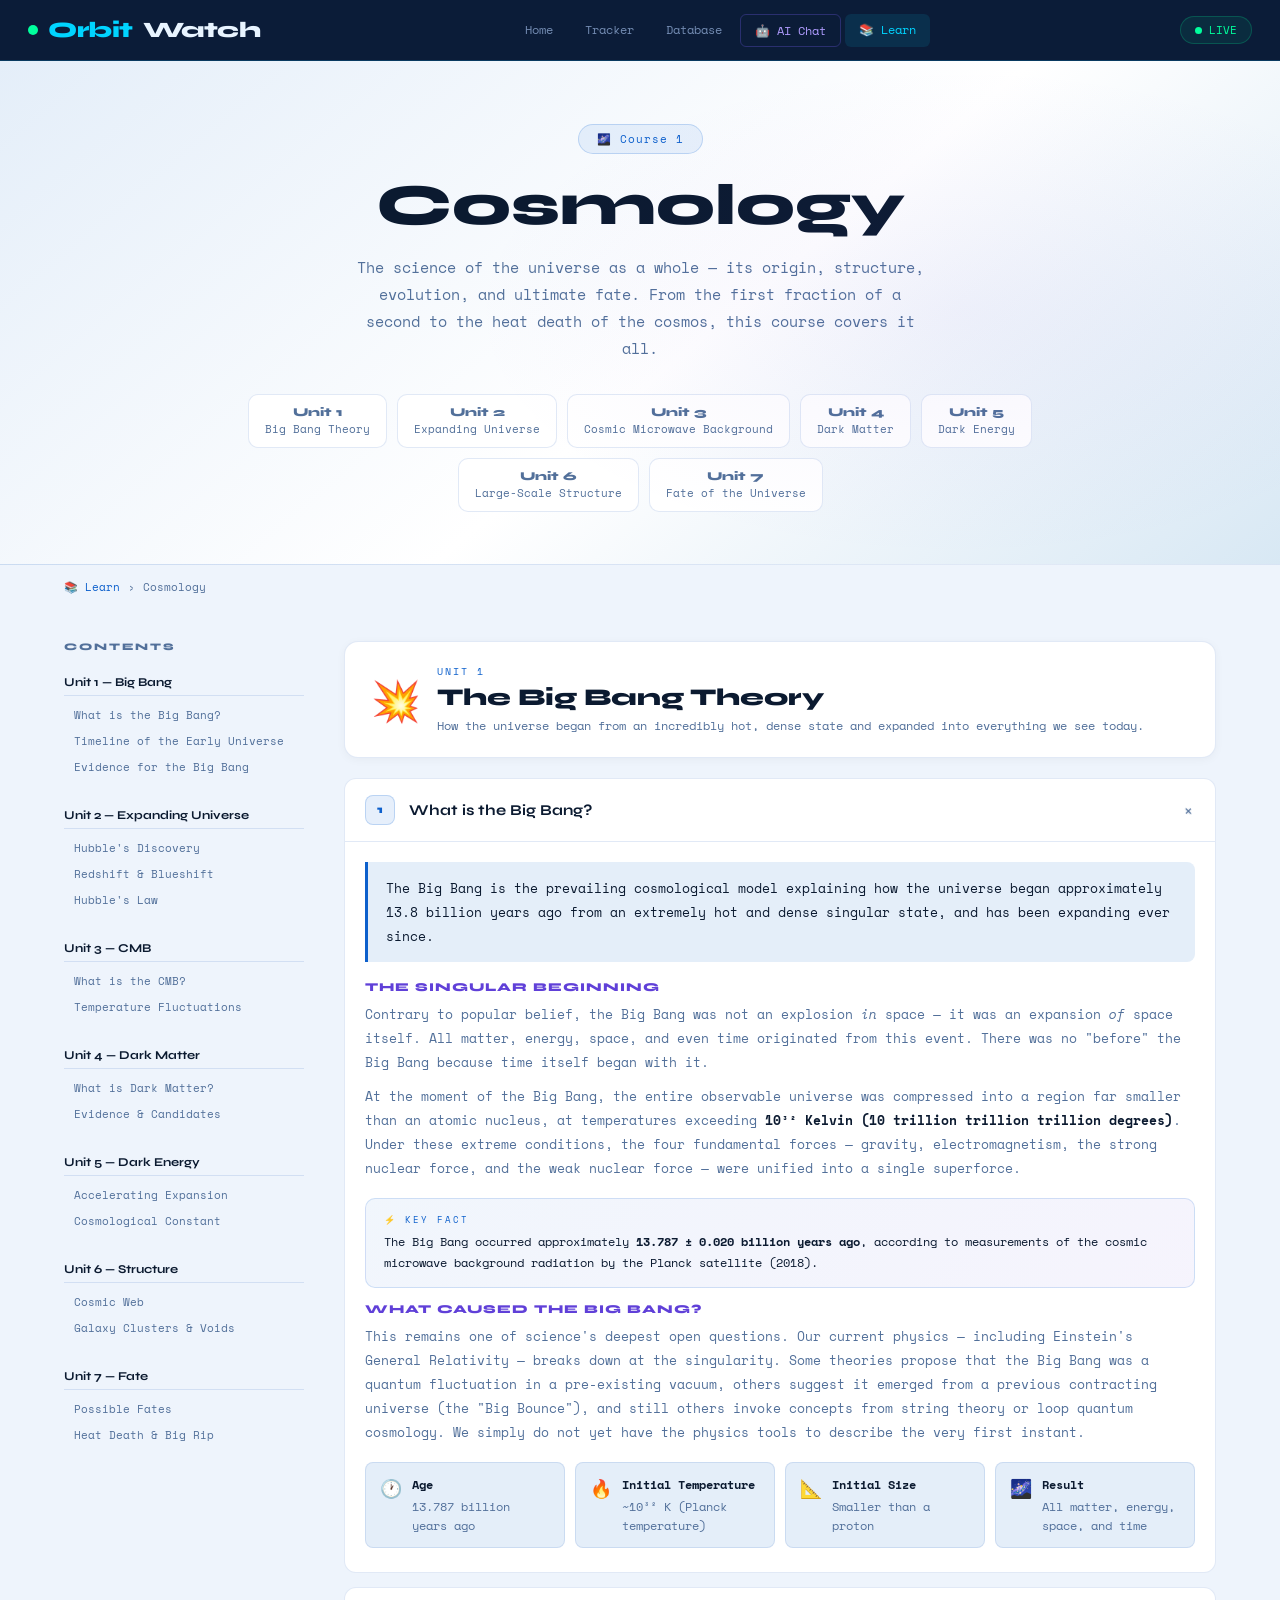
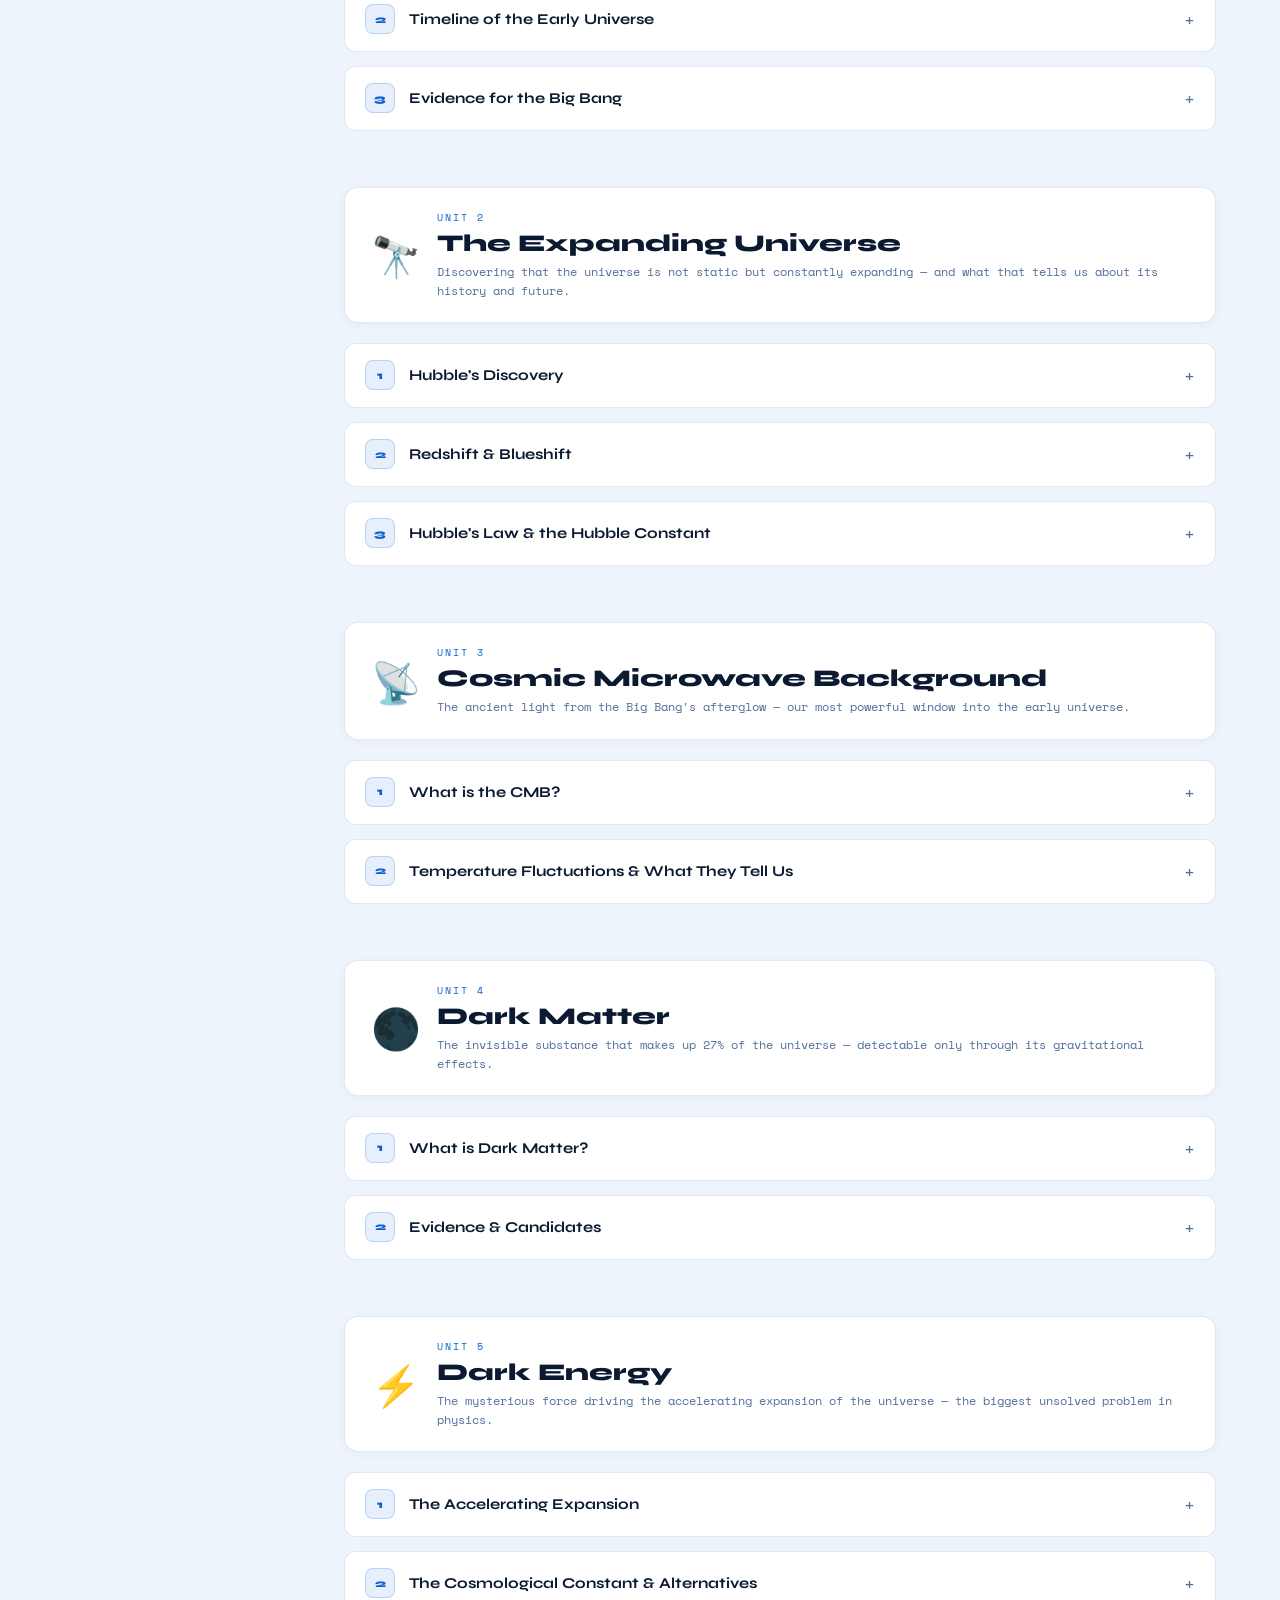
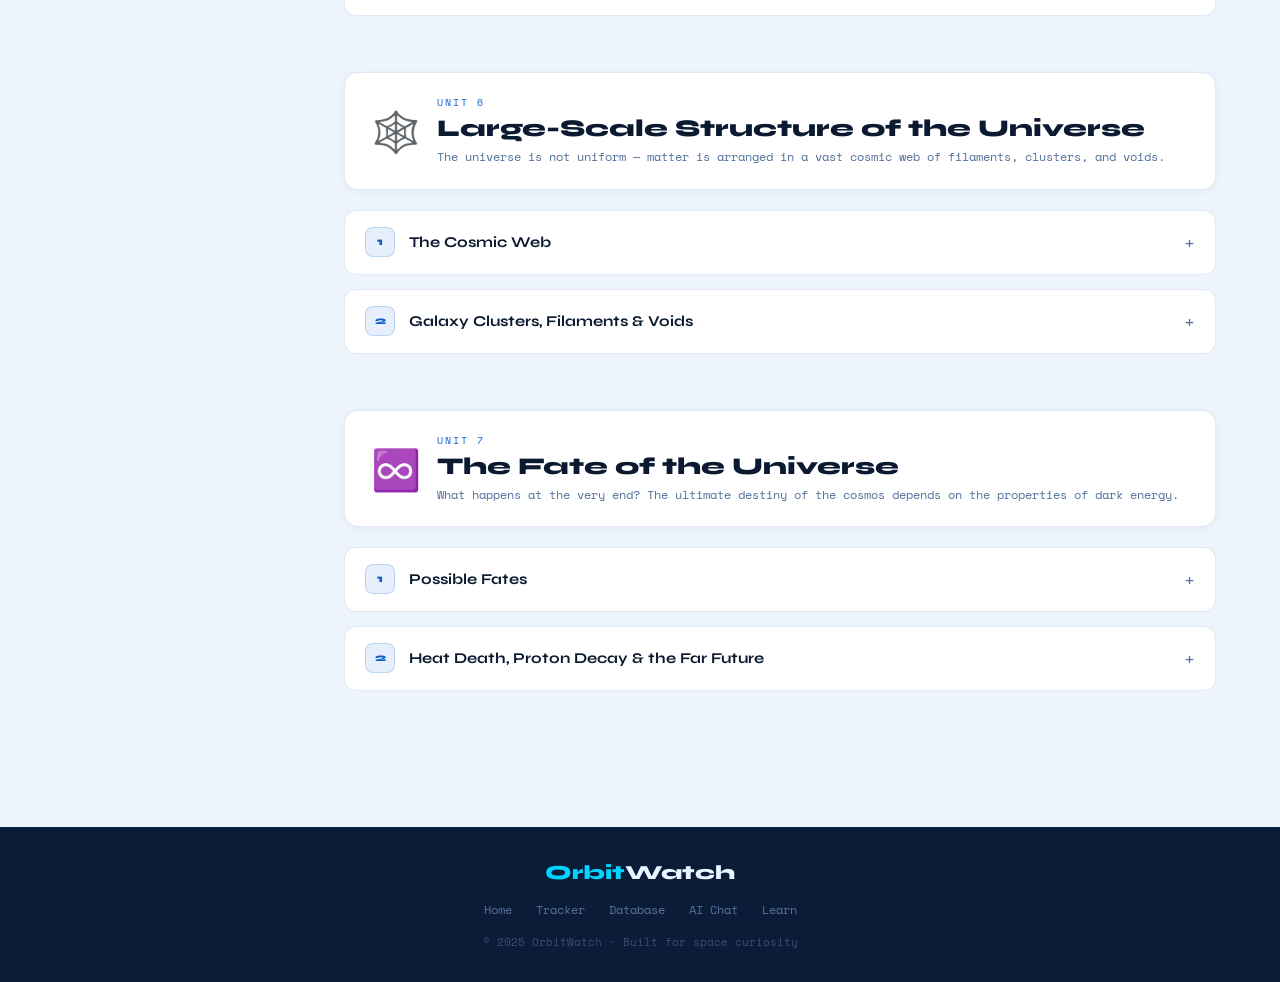
<file: pages/learn-cosmology.html>
<!DOCTYPE html>
<html lang="en">
<head>
<meta charset="UTF-8"/>
<meta name="viewport" content="width=device-width, initial-scale=1.0"/>
<title>Learn Cosmology — OrbitWatch</title>
<link rel="stylesheet" href="../css/style.css"/>
<link href="https://fonts.googleapis.com/css2?family=Space+Mono:wght@400;700&family=Syne:wght@400;700;800&display=swap" rel="stylesheet"/>
</head>
<body class="light-page">

<header class="site-header">
  <div class="header-inner">
    <a href="../index.html" class="logo"><span class="logo-dot"></span>Orbit<span class="logo-light">Watch</span></a>
    <nav class="site-nav">
      <a href="../index.html" class="nav-link">Home</a>
      <a href="tracker.html" class="nav-link">Tracker</a>
      <a href="database.html" class="nav-link">Database</a>
      <a href="chat.html" class="nav-link nav-ai">🤖 AI Chat</a>
      <a href="learn-hub.html" class="nav-link active">📚 Learn</a>
    </nav>
    <div class="live-badge"><span class="live-dot"></span>LIVE</div>
    <button class="mobile-menu-btn" id="mobileMenuBtn">☰</button>
  </div>
  <div class="mobile-nav" id="mobileNav">
    <a href="../index.html" class="nav-link">Home</a>
    <a href="tracker.html" class="nav-link">Tracker</a>
    <a href="database.html" class="nav-link">Database</a>
    <a href="chat.html" class="nav-link">🤖 AI Chat</a>
    <a href="learn-hub.html" class="nav-link active">📚 Learn</a>
  </div>
</header>

<div class="learn-page">
  <div class="learn-hero">
    <div class="learn-hero-badge">🌌 Course 1</div>
    <h1>Cosmology</h1>
    <p>The science of the universe as a whole — its origin, structure, evolution, and ultimate fate. From the first fraction of a second to the heat death of the cosmos, this course covers it all.</p>
    <div class="units-toc">
      <button class="unit-toc-btn" onclick="scrollTo('unit1')"><span class="unit-toc-num">Unit 1</span>Big Bang Theory</button>
      <button class="unit-toc-btn" onclick="scrollTo('unit2')"><span class="unit-toc-num">Unit 2</span>Expanding Universe</button>
      <button class="unit-toc-btn" onclick="scrollTo('unit3')"><span class="unit-toc-num">Unit 3</span>Cosmic Microwave Background</button>
      <button class="unit-toc-btn" onclick="scrollTo('unit4')"><span class="unit-toc-num">Unit 4</span>Dark Matter</button>
      <button class="unit-toc-btn" onclick="scrollTo('unit5')"><span class="unit-toc-num">Unit 5</span>Dark Energy</button>
      <button class="unit-toc-btn" onclick="scrollTo('unit6')"><span class="unit-toc-num">Unit 6</span>Large-Scale Structure</button>
      <button class="unit-toc-btn" onclick="scrollTo('unit7')"><span class="unit-toc-num">Unit 7</span>Fate of the Universe</button>
    </div>
  </div>

  <div class="learn-breadcrumb">
    <a href="learn-hub.html">📚 Learn</a>
    <span>›</span>
    <span>Cosmology</span>
  </div>

  <div class="learn-layout">
    <!-- Sidebar -->
    <aside class="learn-sidebar">
      <div class="learn-sidebar-title">Contents</div>

      <div class="learn-nav-unit">
        <div class="learn-nav-unit-title">Unit 1 — Big Bang</div>
        <span class="learn-nav-link" onclick="openLesson('l1-1')">What is the Big Bang?</span>
        <span class="learn-nav-link" onclick="openLesson('l1-2')">Timeline of the Early Universe</span>
        <span class="learn-nav-link" onclick="openLesson('l1-3')">Evidence for the Big Bang</span>
      </div>
      <div class="learn-nav-unit">
        <div class="learn-nav-unit-title">Unit 2 — Expanding Universe</div>
        <span class="learn-nav-link" onclick="openLesson('l2-1')">Hubble's Discovery</span>
        <span class="learn-nav-link" onclick="openLesson('l2-2')">Redshift & Blueshift</span>
        <span class="learn-nav-link" onclick="openLesson('l2-3')">Hubble's Law</span>
      </div>
      <div class="learn-nav-unit">
        <div class="learn-nav-unit-title">Unit 3 — CMB</div>
        <span class="learn-nav-link" onclick="openLesson('l3-1')">What is the CMB?</span>
        <span class="learn-nav-link" onclick="openLesson('l3-2')">Temperature Fluctuations</span>
      </div>
      <div class="learn-nav-unit">
        <div class="learn-nav-unit-title">Unit 4 — Dark Matter</div>
        <span class="learn-nav-link" onclick="openLesson('l4-1')">What is Dark Matter?</span>
        <span class="learn-nav-link" onclick="openLesson('l4-2')">Evidence & Candidates</span>
      </div>
      <div class="learn-nav-unit">
        <div class="learn-nav-unit-title">Unit 5 — Dark Energy</div>
        <span class="learn-nav-link" onclick="openLesson('l5-1')">Accelerating Expansion</span>
        <span class="learn-nav-link" onclick="openLesson('l5-2')">Cosmological Constant</span>
      </div>
      <div class="learn-nav-unit">
        <div class="learn-nav-unit-title">Unit 6 — Structure</div>
        <span class="learn-nav-link" onclick="openLesson('l6-1')">Cosmic Web</span>
        <span class="learn-nav-link" onclick="openLesson('l6-2')">Galaxy Clusters & Voids</span>
      </div>
      <div class="learn-nav-unit">
        <div class="learn-nav-unit-title">Unit 7 — Fate</div>
        <span class="learn-nav-link" onclick="openLesson('l7-1')">Possible Fates</span>
        <span class="learn-nav-link" onclick="openLesson('l7-2')">Heat Death & Big Rip</span>
      </div>
    </aside>

    <!-- Main Content -->
    <main class="learn-main">

      <!-- UNIT 1 -->
      <div class="learn-unit" id="unit1">
        <div class="unit-header">
          <span class="unit-icon">💥</span>
          <div>
            <div class="unit-number">Unit 1</div>
            <div class="unit-title">The Big Bang Theory</div>
            <div class="unit-desc">How the universe began from an incredibly hot, dense state and expanded into everything we see today.</div>
          </div>
        </div>

        <!-- Lesson 1.1 -->
        <div class="lesson-card open" id="l1-1">
          <div class="lesson-header" onclick="toggleLesson(this)">
            <div class="lesson-num">1</div>
            <div class="lesson-title">What is the Big Bang?</div>
            <div class="lesson-toggle">+</div>
          </div>
          <div class="lesson-body">
            <div class="lesson-intro">The Big Bang is the prevailing cosmological model explaining how the universe began approximately 13.8 billion years ago from an extremely hot and dense singular state, and has been expanding ever since.</div>
            <div class="lesson-section">
              <h4>The Singular Beginning</h4>
              <p>Contrary to popular belief, the Big Bang was not an explosion <em>in</em> space — it was an expansion <em>of</em> space itself. All matter, energy, space, and even time originated from this event. There was no "before" the Big Bang because time itself began with it.</p>
              <p>At the moment of the Big Bang, the entire observable universe was compressed into a region far smaller than an atomic nucleus, at temperatures exceeding <strong>10³² Kelvin (10 trillion trillion trillion degrees)</strong>. Under these extreme conditions, the four fundamental forces — gravity, electromagnetism, the strong nuclear force, and the weak nuclear force — were unified into a single superforce.</p>
            </div>
            <div class="fact-box">
              <div class="fact-box-label">⚡ Key Fact</div>
              <p>The Big Bang occurred approximately <strong>13.787 ± 0.020 billion years ago</strong>, according to measurements of the cosmic microwave background radiation by the Planck satellite (2018).</p>
            </div>
            <div class="lesson-section">
              <h4>What Caused the Big Bang?</h4>
              <p>This remains one of science's deepest open questions. Our current physics — including Einstein's General Relativity — breaks down at the singularity. Some theories propose that the Big Bang was a quantum fluctuation in a pre-existing vacuum, others suggest it emerged from a previous contracting universe (the "Big Bounce"), and still others invoke concepts from string theory or loop quantum cosmology. We simply do not yet have the physics tools to describe the very first instant.</p>
            </div>
            <div class="key-points">
              <div class="key-point"><span class="key-point-icon">🕐</span><div class="key-point-text"><strong>Age</strong>13.787 billion years ago</div></div>
              <div class="key-point"><span class="key-point-icon">🔥</span><div class="key-point-text"><strong>Initial Temperature</strong>~10³² K (Planck temperature)</div></div>
              <div class="key-point"><span class="key-point-icon">📐</span><div class="key-point-text"><strong>Initial Size</strong>Smaller than a proton</div></div>
              <div class="key-point"><span class="key-point-icon">🌌</span><div class="key-point-text"><strong>Result</strong>All matter, energy, space, and time</div></div>
            </div>
          </div>
        </div>

        <!-- Lesson 1.2 -->
        <div class="lesson-card" id="l1-2">
          <div class="lesson-header" onclick="toggleLesson(this)">
            <div class="lesson-num">2</div>
            <div class="lesson-title">Timeline of the Early Universe</div>
            <div class="lesson-toggle">+</div>
          </div>
          <div class="lesson-body">
            <div class="lesson-intro">The first few minutes after the Big Bang were extraordinarily eventful. In rapid succession, the universe went from an unimaginably hot plasma to a place where atoms could finally form.</div>
            <div class="lesson-section">
              <h4>Planck Epoch (0 to 10⁻⁴³ seconds)</h4>
              <p>The very first instant of the universe, where all four fundamental forces were unified. Our current physics cannot describe this era. The universe had Planck-scale temperature and density.</p>
            </div>
            <div class="lesson-section">
              <h4>Inflationary Epoch (10⁻³⁶ to 10⁻³² seconds)</h4>
              <p><strong>Cosmic inflation</strong> is one of the most important concepts in modern cosmology. The universe expanded exponentially — doubling in size at least 60 times in a tiny fraction of a second. This rapid expansion explains why the universe appears flat and why the cosmic microwave background radiation is so uniform across the sky (the "horizon problem").</p>
            </div>
            <div class="lesson-section">
              <h4>Quark-Gluon Plasma (10⁻³² to 10⁻⁶ seconds)</h4>
              <p>Quarks and gluons existed freely in an exotic hot plasma. As the universe cooled, quarks combined into protons and neutrons — the building blocks of atomic nuclei. This process is called <strong>hadronization</strong>.</p>
            </div>
            <div class="lesson-section">
              <h4>Big Bang Nucleosynthesis (3 minutes to 20 minutes)</h4>
              <p>In the first three minutes, the universe cooled enough for protons and neutrons to fuse into simple atomic nuclei — primarily hydrogen (75%) and helium-4 (25%), with trace amounts of lithium and deuterium. This process is called <strong>Big Bang Nucleosynthesis (BBN)</strong>, and the predicted abundances precisely match what astronomers observe in the oldest stars today.</p>
            </div>
            <div class="lesson-section">
              <h4>Recombination (380,000 years)</h4>
              <p>For the first 380,000 years, the universe was so hot that electrons couldn't bind to nuclei — photons bounced around in an opaque plasma. When the temperature dropped to about 3,000 K, electrons combined with nuclei to form neutral atoms. The universe became <strong>transparent</strong> for the first time, and the photons that were released at this moment are what we detect today as the Cosmic Microwave Background.</p>
            </div>
            <div class="fact-box">
              <div class="fact-box-label">🔬 Science Detail</div>
              <p>The universe was fully opaque for its first 380,000 years — we literally cannot see further back than recombination using light. Gravitational waves and neutrinos could theoretically let us peer closer to the Big Bang itself.</p>
            </div>
          </div>
        </div>

        <!-- Lesson 1.3 -->
        <div class="lesson-card" id="l1-3">
          <div class="lesson-header" onclick="toggleLesson(this)">
            <div class="lesson-num">3</div>
            <div class="lesson-title">Evidence for the Big Bang</div>
            <div class="lesson-toggle">+</div>
          </div>
          <div class="lesson-body">
            <div class="lesson-intro">The Big Bang is not just a hypothesis — it is supported by multiple independent lines of evidence that fit together with remarkable precision.</div>
            <div class="lesson-section">
              <h4>1. The Expanding Universe</h4>
              <p>Edwin Hubble's 1929 discovery that galaxies are moving away from us, with more distant galaxies receding faster, directly implies the universe was once much smaller and denser. Running the expansion backward leads to a single origin point — the Big Bang.</p>
            </div>
            <div class="lesson-section">
              <h4>2. Cosmic Microwave Background (CMB)</h4>
              <p>In 1965, Arno Penzias and Robert Wilson discovered a faint, uniform glow of microwave radiation coming from all directions in the sky. This is the afterglow of the Big Bang's fireball — photons from recombination stretched to microwave wavelengths by the expansion of space. Its nearly perfect blackbody spectrum and the precise temperature of <strong>2.725 K</strong> match Big Bang predictions exactly.</p>
            </div>
            <div class="lesson-section">
              <h4>3. Primordial Element Abundances</h4>
              <p>Big Bang Nucleosynthesis predicts that the universe should be roughly 75% hydrogen and 25% helium by mass, with trace amounts of deuterium and lithium. Observations of the oldest, most pristine stars confirm this ratio with stunning accuracy — it cannot be explained by stellar nucleosynthesis alone.</p>
            </div>
            <div class="lesson-section">
              <h4>4. Large-Scale Structure</h4>
              <p>The tiny quantum fluctuations during inflation left imprints on the CMB that seeded the formation of galaxies and galaxy clusters. Computer simulations starting from these initial conditions produce a universe that looks remarkably like the one we observe.</p>
            </div>
          </div>
        </div>
      </div>

      <!-- UNIT 2 -->
      <div class="learn-unit" id="unit2">
        <div class="unit-header">
          <span class="unit-icon">🔭</span>
          <div>
            <div class="unit-number">Unit 2</div>
            <div class="unit-title">The Expanding Universe</div>
            <div class="unit-desc">Discovering that the universe is not static but constantly expanding — and what that tells us about its history and future.</div>
          </div>
        </div>

        <div class="lesson-card" id="l2-1">
          <div class="lesson-header" onclick="toggleLesson(this)">
            <div class="lesson-num">1</div>
            <div class="lesson-title">Hubble's Discovery</div>
            <div class="lesson-toggle">+</div>
          </div>
          <div class="lesson-body">
            <div class="lesson-intro">In 1929, Edwin Hubble made one of the most profound discoveries in scientific history: galaxies are moving away from us, and the farther they are, the faster they recede.</div>
            <div class="lesson-section">
              <h4>The Great Debate</h4>
              <p>Before Hubble, astronomers debated whether the "spiral nebulae" they observed were part of the Milky Way or distant "island universes." Hubble settled this by measuring the distance to the Andromeda nebula using <strong>Cepheid variable stars</strong> as "standard candles" — stars whose intrinsic brightness is known, so their distance can be inferred from how dim they appear.</p>
            </div>
            <div class="lesson-section">
              <h4>The Velocity-Distance Relationship</h4>
              <p>Hubble found that galaxies' recession velocities were proportional to their distances — a relationship now called <strong>Hubble's Law</strong>. This was shocking: space itself is expanding. Galaxies aren't flying through space; the space between them is stretching. An analogy is raisins in rising bread — each raisin sees all others moving away, and more distant raisins move away faster.</p>
            </div>
            <div class="fact-box">
              <div class="fact-box-label">🏆 Nobel Prize</div>
              <p>Ironically, Hubble never received a Nobel Prize (the Nobel committee didn't recognize astronomy during his lifetime). Penzias and Wilson won the 1978 Nobel for discovering the CMB. The 2011 Nobel went to Perlmutter, Schmidt, and Riess for discovering the universe's accelerating expansion.</p>
            </div>
          </div>
        </div>

        <div class="lesson-card" id="l2-2">
          <div class="lesson-header" onclick="toggleLesson(this)">
            <div class="lesson-num">2</div>
            <div class="lesson-title">Redshift & Blueshift</div>
            <div class="lesson-toggle">+</div>
          </div>
          <div class="lesson-body">
            <div class="lesson-intro">The Doppler effect applies to light just as it does to sound — the frequency of light shifts depending on whether the source is moving toward or away from us.</div>
            <div class="lesson-section">
              <h4>How Redshift Works</h4>
              <p>When a light source moves away from an observer, the light waves are stretched — the wavelength increases, shifting toward the red end of the spectrum. This is called <strong>redshift</strong>. Conversely, when a source approaches, light waves are compressed, shifting toward the blue end — <strong>blueshift</strong>.</p>
              <p>Astronomers measure redshift by looking at <strong>spectral absorption lines</strong> — dark lines in a star's spectrum corresponding to specific elements. When these lines are shifted from their known laboratory positions, it reveals the object's velocity relative to us.</p>
            </div>
            <div class="lesson-section">
              <h4>Cosmological Redshift</h4>
              <p>For very distant galaxies, the redshift is not just a Doppler effect — it's caused by the expansion of space itself stretching the wavelength of light as it travels. The most distant objects we observe have redshifts (denoted <strong>z</strong>) of over 13 — meaning the universe has expanded to more than 14 times its size since that light was emitted.</p>
            </div>
            <div class="key-points">
              <div class="key-point"><span class="key-point-icon">🔴</span><div class="key-point-text"><strong>Redshift (z > 0)</strong>Object moving away or space expanding</div></div>
              <div class="key-point"><span class="key-point-icon">🔵</span><div class="key-point-text"><strong>Blueshift (z &lt; 0)</strong>Object approaching (e.g., Andromeda galaxy)</div></div>
              <div class="key-point"><span class="key-point-icon">📏</span><div class="key-point-text"><strong>CMB Redshift</strong>z ≈ 1100 (from recombination era)</div></div>
            </div>
          </div>
        </div>

        <div class="lesson-card" id="l2-3">
          <div class="lesson-header" onclick="toggleLesson(this)">
            <div class="lesson-num">3</div>
            <div class="lesson-title">Hubble's Law & the Hubble Constant</div>
            <div class="lesson-toggle">+</div>
          </div>
          <div class="lesson-body">
            <div class="lesson-intro">Hubble's Law states: v = H₀ × d — the recession velocity of a galaxy is proportional to its distance. The proportionality constant H₀ (the Hubble constant) describes the current rate of expansion.</div>
            <div class="lesson-section">
              <h4>The Hubble Tension</h4>
              <p>One of the most pressing problems in modern cosmology is the <strong>"Hubble tension"</strong> — a discrepancy between two different ways of measuring H₀. Measurements from the early universe (CMB) give H₀ ≈ 67.4 km/s/Mpc, while direct measurements of nearby supernovae give H₀ ≈ 73 km/s/Mpc. This 5–sigma tension may point to new physics beyond the standard cosmological model.</p>
            </div>
            <div class="lesson-section">
              <h4>Age of the Universe from H₀</h4>
              <p>The Hubble constant gives us a rough estimate of the universe's age: the "Hubble time" (1/H₀) is about 13.8 billion years — remarkably close to the age derived from other methods, a great consistency check of the Big Bang model.</p>
            </div>
          </div>
        </div>
      </div>

      <!-- UNIT 3 -->
      <div class="learn-unit" id="unit3">
        <div class="unit-header">
          <span class="unit-icon">📡</span>
          <div>
            <div class="unit-number">Unit 3</div>
            <div class="unit-title">Cosmic Microwave Background</div>
            <div class="unit-desc">The ancient light from the Big Bang's afterglow — our most powerful window into the early universe.</div>
          </div>
        </div>

        <div class="lesson-card" id="l3-1">
          <div class="lesson-header" onclick="toggleLesson(this)">
            <div class="lesson-num">1</div>
            <div class="lesson-title">What is the CMB?</div>
            <div class="lesson-toggle">+</div>
          </div>
          <div class="lesson-body">
            <div class="lesson-intro">The Cosmic Microwave Background (CMB) is the thermal radiation left over from the recombination epoch, 380,000 years after the Big Bang. It is the oldest light we can observe — a snapshot of the universe in its infancy.</div>
            <div class="lesson-section">
              <h4>Discovery</h4>
              <p>In 1965, Arno Penzias and Robert Wilson at Bell Labs were trying to eliminate noise from a microwave antenna when they found a persistent, uniform background signal coming from all directions. This was the CMB — the faint afterglow of the Big Bang, as predicted by George Gamow and colleagues in the 1940s.</p>
            </div>
            <div class="lesson-section">
              <h4>Properties</h4>
              <p>The CMB is extraordinarily uniform — its temperature is <strong>2.72548 ± 0.00057 K</strong> in all directions. It follows a nearly perfect blackbody spectrum, confirming the universe was in thermal equilibrium in its early hot state. The tiny temperature fluctuations (about 1 part in 100,000) encode the seeds of all large-scale structure — galaxies, clusters, and cosmic voids.</p>
            </div>
            <div class="fact-box">
              <div class="fact-box-label">📻 Fun Fact</div>
              <p>About 1% of the static "snow" you used to see on analog TV screens was actually caused by CMB photons hitting the antenna. You were literally watching the afterglow of the Big Bang.</p>
            </div>
          </div>
        </div>

        <div class="lesson-card" id="l3-2">
          <div class="lesson-header" onclick="toggleLesson(this)">
            <div class="lesson-num">2</div>
            <div class="lesson-title">Temperature Fluctuations & What They Tell Us</div>
            <div class="lesson-toggle">+</div>
          </div>
          <div class="lesson-body">
            <div class="lesson-intro">The tiny temperature variations in the CMB (just millionths of a degree) are among the most scientifically valuable data in all of cosmology. They encode precise information about the universe's geometry, composition, and history.</div>
            <div class="lesson-section">
              <h4>Angular Power Spectrum</h4>
              <p>Cosmologists analyze the CMB by computing the "power spectrum" — how much variation exists at different angular scales. The peaks in this spectrum correspond to <strong>acoustic oscillations</strong>: pressure waves in the primordial plasma that were frozen in at recombination. The position and height of these peaks precisely constrain the universe's composition (normal matter, dark matter, dark energy), geometry (flat vs. curved), and expansion rate.</p>
            </div>
            <div class="lesson-section">
              <h4>CMB Satellites</h4>
              <p>Three landmark missions have mapped the CMB with increasing precision: <strong>COBE</strong> (1989) made the first detection of CMB anisotropies, winning the 2006 Nobel Prize. <strong>WMAP</strong> (2001-2010) produced high-resolution maps that established the standard cosmological model (ΛCDM). <strong>Planck</strong> (2009-2013) provided the most precise measurements yet, determining the universe is 13.787 billion years old with less than 0.2% uncertainty.</p>
            </div>
          </div>
        </div>
      </div>

      <!-- UNIT 4 -->
      <div class="learn-unit" id="unit4">
        <div class="unit-header">
          <span class="unit-icon">🌑</span>
          <div>
            <div class="unit-number">Unit 4</div>
            <div class="unit-title">Dark Matter</div>
            <div class="unit-desc">The invisible substance that makes up 27% of the universe — detectable only through its gravitational effects.</div>
          </div>
        </div>

        <div class="lesson-card" id="l4-1">
          <div class="lesson-header" onclick="toggleLesson(this)">
            <div class="lesson-num">1</div>
            <div class="lesson-title">What is Dark Matter?</div>
            <div class="lesson-toggle">+</div>
          </div>
          <div class="lesson-body">
            <div class="lesson-intro">Dark matter is a form of matter that does not interact with the electromagnetic force — it does not absorb, emit, or reflect light. Yet it accounts for about 27% of the universe's total energy content and plays a crucial role in the formation of galaxies and large-scale structure.</div>
            <div class="lesson-section">
              <h4>The First Clue: Galaxy Rotation Curves</h4>
              <p>In the 1970s, astronomer Vera Rubin (and Fritz Zwicky before her) found that stars in the outer regions of galaxies orbit much faster than Newton's laws predict based on the visible mass alone. Instead of slowing down at larger radii (as planets do around the Sun), galaxy rotation curves are <strong>flat</strong>. The only explanation: a vast halo of invisible mass surrounding every galaxy.</p>
            </div>
            <div class="lesson-section">
              <h4>What We Know</h4>
              <p>Dark matter must be: <strong>cold</strong> (moving slowly compared to light), <strong>collisionless</strong> (dark matter particles pass through each other and normal matter without interacting), <strong>non-baryonic</strong> (not made of protons and neutrons), and gravitationally attractive. It clusters in "halos" around galaxies and is essential for the formation of large-scale cosmic structure.</p>
            </div>
            <div class="fact-box">
              <div class="fact-box-label">🌌 Composition of the Universe</div>
              <p><strong>Normal (baryonic) matter: ~5%</strong> — everything you can see: stars, planets, gas, dust.<br/><strong>Dark matter: ~27%</strong> — invisible but gravitationally active.<br/><strong>Dark energy: ~68%</strong> — driving the accelerating expansion.</p>
            </div>
          </div>
        </div>

        <div class="lesson-card" id="l4-2">
          <div class="lesson-header" onclick="toggleLesson(this)">
            <div class="lesson-num">2</div>
            <div class="lesson-title">Evidence & Candidates</div>
            <div class="lesson-toggle">+</div>
          </div>
          <div class="lesson-body">
            <div class="lesson-intro">Multiple independent lines of evidence point to dark matter's existence, and physicists have proposed numerous candidates for what it might be.</div>
            <div class="lesson-section">
              <h4>Key Evidence</h4>
              <p><strong>Gravitational lensing:</strong> Massive objects bend light. The amount of bending from galaxy clusters requires far more mass than visible matter provides. The famous <strong>Bullet Cluster</strong> shows two clusters that collided — the hot gas (visible in X-rays) was slowed by collisions, but the dark matter (mapped by lensing) passed through unaffected, proving dark matter and normal matter can be separated.</p>
              <p><strong>CMB fluctuations:</strong> The precise pattern of CMB peaks requires non-baryonic dark matter to amplify density fluctuations and form structure at the right rate.</p>
            </div>
            <div class="lesson-section">
              <h4>Leading Candidates</h4>
              <p><strong>WIMPs (Weakly Interacting Massive Particles):</strong> Hypothetical particles predicted by supersymmetry, with masses 10–1000 times that of a proton. They interact via gravity and the weak force only. Experiments like LUX, XENON, and PandaX have searched for WIMPs but found nothing yet — pushing the allowed parameter space to smaller and smaller regions.</p>
              <p><strong>Axions:</strong> Very light particles originally proposed to solve a problem in particle physics (the strong CP problem). Experiments like ADMX search for axions by looking for their conversion to photons in strong magnetic fields.</p>
              <p><strong>Primordial Black Holes:</strong> Black holes formed in the early universe before any stars existed. The LIGO gravitational wave detections reignited interest in this idea.</p>
            </div>
          </div>
        </div>
      </div>

      <!-- UNIT 5 -->
      <div class="learn-unit" id="unit5">
        <div class="unit-header">
          <span class="unit-icon">⚡</span>
          <div>
            <div class="unit-number">Unit 5</div>
            <div class="unit-title">Dark Energy</div>
            <div class="unit-desc">The mysterious force driving the accelerating expansion of the universe — the biggest unsolved problem in physics.</div>
          </div>
        </div>

        <div class="lesson-card" id="l5-1">
          <div class="lesson-header" onclick="toggleLesson(this)">
            <div class="lesson-num">1</div>
            <div class="lesson-title">The Accelerating Expansion</div>
            <div class="lesson-toggle">+</div>
          </div>
          <div class="lesson-body">
            <div class="lesson-intro">In 1998, two independent teams of astronomers studying Type Ia supernovae made a shocking discovery: the expansion of the universe is not slowing down — it is speeding up. This earned Saul Perlmutter, Brian Schmidt, and Adam Riess the 2011 Nobel Prize in Physics.</div>
            <div class="lesson-section">
              <h4>Type Ia Supernovae as Standard Candles</h4>
              <p>When a white dwarf star accretes enough mass from a companion star to exceed the Chandrasekhar limit (~1.4 solar masses), it explodes in a Type Ia supernova with nearly identical intrinsic brightness. This makes them "standard candles" — by measuring how bright they appear, we can calculate their distance precisely.</p>
              <p>Both teams found that distant supernovae were <strong>dimmer than expected</strong> — they were farther away than a decelerating universe would predict. The expansion of space is not just continuing, it is <strong>accelerating</strong>.</p>
            </div>
            <div class="fact-box">
              <div class="fact-box-label">🌌 Scale of the Problem</div>
              <p>Dark energy constitutes ~68% of the total energy content of the universe, yet we have almost no idea what it is. The vacuum energy predicted by quantum field theory is 10¹²⁰ times larger than what we observe — this discrepancy is called the "worst prediction in physics."</p>
            </div>
          </div>
        </div>

        <div class="lesson-card" id="l5-2">
          <div class="lesson-header" onclick="toggleLesson(this)">
            <div class="lesson-num">2</div>
            <div class="lesson-title">The Cosmological Constant & Alternatives</div>
            <div class="lesson-toggle">+</div>
          </div>
          <div class="lesson-body">
            <div class="lesson-intro">The simplest description of dark energy is Einstein's cosmological constant (Λ) — a constant energy density filling space uniformly. But alternatives exist, and distinguishing between them is one of the central goals of modern cosmology.</div>
            <div class="lesson-section">
              <h4>Einstein's "Greatest Blunder"</h4>
              <p>In 1917, Einstein introduced the cosmological constant into his equations of General Relativity to allow for a static universe (since Hubble's discovery was still 12 years away). When Hubble showed the universe was expanding, Einstein reportedly called Λ his "greatest blunder." The irony: Λ was later resurrected to explain dark energy, and it perfectly fits the data.</p>
            </div>
            <div class="lesson-section">
              <h4>Quintessence & Other Models</h4>
              <p><strong>Quintessence</strong> proposes dark energy is a dynamic scalar field that changes over time and space (unlike Λ which is constant). If dark energy evolves, the expansion history of the universe would differ from the cosmological constant prediction. The <strong>DESI experiment</strong> (2024) found tantalizing hints that dark energy may not be constant — potentially the first sign of new physics beyond ΛCDM.</p>
            </div>
          </div>
        </div>
      </div>

      <!-- UNIT 6 -->
      <div class="learn-unit" id="unit6">
        <div class="unit-header">
          <span class="unit-icon">🕸️</span>
          <div>
            <div class="unit-number">Unit 6</div>
            <div class="unit-title">Large-Scale Structure of the Universe</div>
            <div class="unit-desc">The universe is not uniform — matter is arranged in a vast cosmic web of filaments, clusters, and voids.</div>
          </div>
        </div>

        <div class="lesson-card" id="l6-1">
          <div class="lesson-header" onclick="toggleLesson(this)">
            <div class="lesson-num">1</div>
            <div class="lesson-title">The Cosmic Web</div>
            <div class="lesson-toggle">+</div>
          </div>
          <div class="lesson-body">
            <div class="lesson-intro">When you zoom out to scales of hundreds of millions of light-years, the universe reveals a breathtaking structure: a cosmic web of filaments, sheets, and nodes separated by vast empty voids.</div>
            <div class="lesson-section">
              <h4>How the Web Formed</h4>
              <p>The cosmic web grew from tiny density fluctuations imprinted during inflation. Regions slightly denser than average attracted more matter via gravity, while less-dense regions emptied out. Over billions of years, this runaway process organized matter into the filamentary structures we see today. Dark matter played the crucial role of providing the gravitational scaffold — normal matter fell into the dark matter halos.</p>
            </div>
            <div class="lesson-section">
              <h4>Mapping the Web</h4>
              <p>Galaxy surveys like the <strong>Sloan Digital Sky Survey (SDSS)</strong>, <strong>2dF Galaxy Redshift Survey</strong>, and <strong>DESI</strong> have mapped millions of galaxies in three dimensions, revealing the cosmic web in stunning detail. The patterns match computer simulations (like the Millennium Simulation and IllustrisTNG) with remarkable precision.</p>
            </div>
          </div>
        </div>

        <div class="lesson-card" id="l6-2">
          <div class="lesson-header" onclick="toggleLesson(this)">
            <div class="lesson-num">2</div>
            <div class="lesson-title">Galaxy Clusters, Filaments & Voids</div>
            <div class="lesson-toggle">+</div>
          </div>
          <div class="lesson-body">
            <div class="lesson-intro">The cosmic web has three main structural components: dense clusters at intersections, filaments connecting them, and vast empty voids in between.</div>
            <div class="lesson-section">
              <h4>Galaxy Clusters</h4>
              <p>The largest gravitationally bound structures in the universe, containing hundreds to thousands of galaxies. The <strong>Virgo Cluster</strong> (the nearest large cluster, ~54 Mly away) contains about 1,300 galaxies and has a total mass of about 10¹⁵ solar masses. Galaxy clusters are surrounded by hot X-ray emitting gas (the intracluster medium) and vast halos of dark matter.</p>
            </div>
            <div class="lesson-section">
              <h4>Cosmic Voids</h4>
              <p>Cosmic voids are enormous underdense regions, typically 100–300 million light-years across, containing very few galaxies. The <strong>Boötes Void</strong> is one of the largest known, spanning ~330 million light-years. Voids are scientifically valuable — they provide clean tests of gravity and dark energy since their growth rate depends on the expansion history of the universe.</p>
            </div>
            <div class="fact-box">
              <div class="fact-box-label">📊 By the Numbers</div>
              <p>The observable universe contains approximately <strong>2 trillion galaxies</strong>, organized into ~10 million galaxy clusters, connected by filaments spanning hundreds of millions of light-years, surrounding voids that fill most of cosmic volume.</p>
            </div>
          </div>
        </div>
      </div>

      <!-- UNIT 7 -->
      <div class="learn-unit" id="unit7">
        <div class="unit-header">
          <span class="unit-icon">♾️</span>
          <div>
            <div class="unit-number">Unit 7</div>
            <div class="unit-title">The Fate of the Universe</div>
            <div class="unit-desc">What happens at the very end? The ultimate destiny of the cosmos depends on the properties of dark energy.</div>
          </div>
        </div>

        <div class="lesson-card" id="l7-1">
          <div class="lesson-header" onclick="toggleLesson(this)">
            <div class="lesson-num">1</div>
            <div class="lesson-title">Possible Fates</div>
            <div class="lesson-toggle">+</div>
          </div>
          <div class="lesson-body">
            <div class="lesson-intro">The ultimate fate of the universe depends on the nature and evolution of dark energy, and whether the universe's expansion continues, slows, or reverses.</div>
            <div class="lesson-section">
              <h4>Big Freeze (Heat Death)</h4>
              <p>The most likely scenario given current data. If dark energy remains constant (Λ), the universe will expand forever, with galaxies accelerating away from each other until they disappear beyond the cosmic horizon. Stars will burn out over the next 10¹⁴ years. Black holes will eventually evaporate via Hawking radiation over ~10⁶⁷–10¹⁰⁰ years. The universe approaches maximum entropy — a cold, dark, near-uniform state with no possibility of further energy exchange.</p>
            </div>
            <div class="lesson-section">
              <h4>Big Rip</h4>
              <p>If dark energy increases in strength over time (a "phantom" equation of state), the expansion would accelerate without limit. Eventually, dark energy would overcome even the atomic forces binding matter together. First galaxy clusters would be torn apart, then galaxies, then solar systems, then planets, then atoms themselves — all in the final fraction of a second before the Big Rip. This could occur in ~20 billion years.</p>
            </div>
            <div class="lesson-section">
              <h4>Big Crunch</h4>
              <p>If dark energy decreases and gravity wins, the expansion could eventually halt and reverse — leading to a collapsing universe that ends in a singularity mirroring the Big Bang. The Big Crunch is currently disfavored by observations.</p>
            </div>
          </div>
        </div>

        <div class="lesson-card" id="l7-2">
          <div class="lesson-header" onclick="toggleLesson(this)">
            <div class="lesson-num">2</div>
            <div class="lesson-title">Heat Death, Proton Decay & the Far Future</div>
            <div class="lesson-toggle">+</div>
          </div>
          <div class="lesson-body">
            <div class="lesson-intro">If the universe expands forever toward heat death, the timeline of its future makes the past 13.8 billion years look like a brief prologue.</div>
            <div class="lesson-section">
              <h4>The Far Future Timeline</h4>
              <p><strong>10¹⁴ years:</strong> Last stars burn out. The universe enters the "Degenerate Era," populated only by brown dwarfs, white dwarfs, neutron stars, and black holes.<br/>
              <strong>10¹⁵ years:</strong> Brown dwarfs fade. Collisions between stellar remnants occasionally reignite fusion briefly.<br/>
              <strong>10²³ years:</strong> Galaxy clusters dissolve as gravitational interactions eject stars. Even bound structures disintegrate.<br/>
              <strong>10³⁶–10⁴⁰ years:</strong> If protons decay (predicted by some theories), all remaining matter dissolves into radiation and leptons.<br/>
              <strong>10⁶⁷–10¹⁰⁰ years:</strong> Black holes evaporate via Hawking radiation, releasing their mass as photons.<br/>
              <strong>Beyond 10¹⁰⁰ years:</strong> The universe reaches maximum entropy — nothing more can happen. Absolute cold darkness.</p>
            </div>
            <div class="fact-box">
              <div class="fact-box-label">🤯 Perspective</div>
              <p>The time until the last black hole evaporates (10¹⁰⁰ years) compared to the current age of the universe (10¹⁰ years) is like comparing the entire universe's current age to a single Planck time (10⁻⁴³ seconds). The "stellar era" we live in is an extraordinarily brief spark in cosmic time.</p>
            </div>
          </div>
        </div>
      </div>

    </main>
  </div>
</div>

<footer class="site-footer">
  <div class="footer-inner">
    <div class="footer-logo">Orbit<span>Watch</span></div>
    <div class="footer-links">
      <a href="../index.html">Home</a>
      <a href="tracker.html">Tracker</a>
      <a href="database.html">Database</a>
      <a href="chat.html">AI Chat</a>
      <a href="learn-hub.html">Learn</a>
    </div>
    <div class="footer-copy">© 2025 OrbitWatch · Built for space curiosity</div>
  </div>
</footer>

<script>
function toggleLesson(header) {
  const card = header.closest('.lesson-card');
  card.classList.toggle('open');
}
function openLesson(id) {
  const el = document.getElementById(id);
  if (el) { el.classList.add('open'); el.scrollIntoView({behavior:'smooth',block:'start'}); }
}
function scrollTo(id) {
  const el = document.getElementById(id);
  if (el) el.scrollIntoView({behavior:'smooth',block:'start'});
}
document.getElementById('mobileMenuBtn')?.addEventListener('click',()=>document.getElementById('mobileNav')?.classList.toggle('open'));

// Sidebar active link on scroll
const units = document.querySelectorAll('.learn-unit, .lesson-card');
const navLinks = document.querySelectorAll('.learn-nav-link');
window.addEventListener('scroll', () => {
  let current = '';
  units.forEach(u => {
    if (u.getBoundingClientRect().top < 120) current = u.id;
  });
  navLinks.forEach(l => {
    l.classList.remove('active');
    if (l.getAttribute('onclick')?.includes(current)) l.classList.add('active');
  });
});
</script>
</body>
</html>
</file>
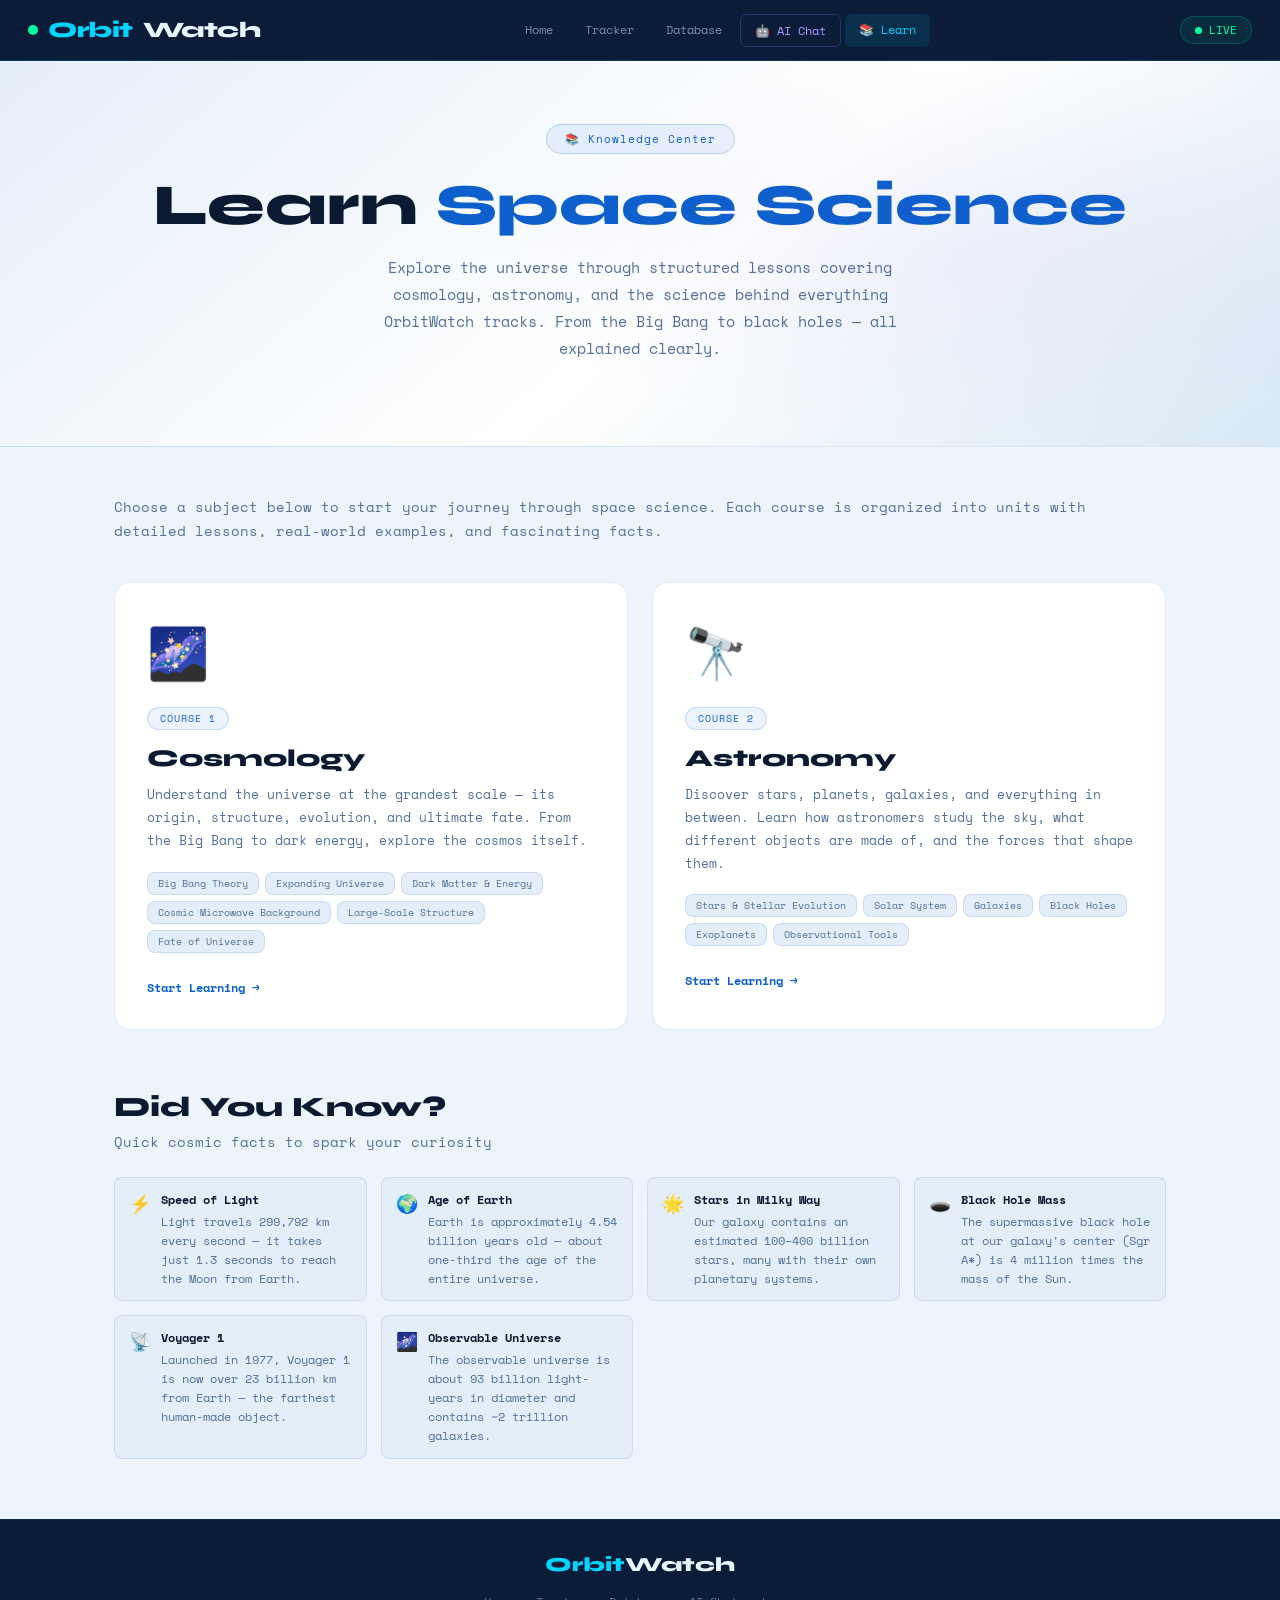
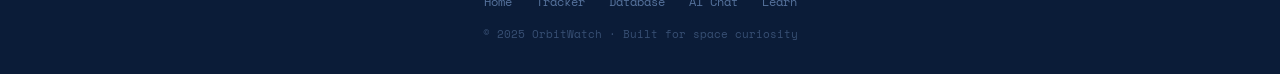
<file: pages/learn-hub.html>
<!DOCTYPE html>
<html lang="en">
<head>
<meta charset="UTF-8"/>
<meta name="viewport" content="width=device-width, initial-scale=1.0"/>
<title>Learn Space Science — OrbitWatch</title>
<link rel="stylesheet" href="../css/style.css"/>
<link href="https://fonts.googleapis.com/css2?family=Space+Mono:wght@400;700&family=Syne:wght@400;700;800&display=swap" rel="stylesheet"/>
</head>
<body class="light-page">

<header class="site-header">
  <div class="header-inner">
    <a href="../index.html" class="logo"><span class="logo-dot"></span>Orbit<span class="logo-light">Watch</span></a>
    <nav class="site-nav">
      <a href="../index.html" class="nav-link">Home</a>
      <a href="tracker.html" class="nav-link">Tracker</a>
      <a href="database.html" class="nav-link">Database</a>
      <a href="chat.html" class="nav-link nav-ai">🤖 AI Chat</a>
      <a href="learn-hub.html" class="nav-link active">📚 Learn</a>
    </nav>
    <div class="live-badge"><span class="live-dot"></span>LIVE</div>
    <button class="mobile-menu-btn" id="mobileMenuBtn">☰</button>
  </div>
  <div class="mobile-nav" id="mobileNav">
    <a href="../index.html" class="nav-link">Home</a>
    <a href="tracker.html" class="nav-link">Tracker</a>
    <a href="database.html" class="nav-link">Database</a>
    <a href="chat.html" class="nav-link">🤖 AI Chat</a>
    <a href="learn-hub.html" class="nav-link active">📚 Learn</a>
  </div>
</header>

<div class="learn-page">
  <div class="learn-hero">
    <div class="learn-hero-badge">📚 Knowledge Center</div>
    <h1>Learn <span style="color:var(--accent)">Space Science</span></h1>
    <p>Explore the universe through structured lessons covering cosmology, astronomy, and the science behind everything OrbitWatch tracks. From the Big Bang to black holes — all explained clearly.</p>
  </div>

  <div class="learn-hub" style="padding-top:48px">
    <p class="learn-hub-desc">Choose a subject below to start your journey through space science. Each course is organized into units with detailed lessons, real-world examples, and fascinating facts.</p>

    <div class="learn-cards-grid">
      <!-- Cosmology -->
      <a href="learn-cosmology.html" class="learn-card">
        <span class="learn-card-icon">🌌</span>
        <span class="learn-card-tag">COURSE 1</span>
        <div class="learn-card-title">Cosmology</div>
        <div class="learn-card-desc">Understand the universe at the grandest scale — its origin, structure, evolution, and ultimate fate. From the Big Bang to dark energy, explore the cosmos itself.</div>
        <div class="learn-card-units">
          <span class="learn-card-unit-pill">Big Bang Theory</span>
          <span class="learn-card-unit-pill">Expanding Universe</span>
          <span class="learn-card-unit-pill">Dark Matter & Energy</span>
          <span class="learn-card-unit-pill">Cosmic Microwave Background</span>
          <span class="learn-card-unit-pill">Large-Scale Structure</span>
          <span class="learn-card-unit-pill">Fate of Universe</span>
        </div>
        <span class="learn-card-cta">Start Learning →</span>
      </a>

      <!-- Astronomy -->
      <a href="learn-astronomy.html" class="learn-card">
        <span class="learn-card-icon">🔭</span>
        <span class="learn-card-tag">COURSE 2</span>
        <div class="learn-card-title">Astronomy</div>
        <div class="learn-card-desc">Discover stars, planets, galaxies, and everything in between. Learn how astronomers study the sky, what different objects are made of, and the forces that shape them.</div>
        <div class="learn-card-units">
          <span class="learn-card-unit-pill">Stars & Stellar Evolution</span>
          <span class="learn-card-unit-pill">Solar System</span>
          <span class="learn-card-unit-pill">Galaxies</span>
          <span class="learn-card-unit-pill">Black Holes</span>
          <span class="learn-card-unit-pill">Exoplanets</span>
          <span class="learn-card-unit-pill">Observational Tools</span>
        </div>
        <span class="learn-card-cta">Start Learning →</span>
      </a>
    </div>

    <!-- Quick Facts -->
    <div style="margin-top:60px">
      <h2 class="learn-hub-title" style="font-size:clamp(18px,3vw,28px);margin-bottom:6px">Did You Know?</h2>
      <p class="learn-hub-desc" style="margin-bottom:24px">Quick cosmic facts to spark your curiosity</p>
      <div style="display:grid;grid-template-columns:repeat(auto-fit,minmax(240px,1fr));gap:14px">
        <div class="key-point">
          <span class="key-point-icon">⚡</span>
          <div class="key-point-text"><strong>Speed of Light</strong>Light travels 299,792 km every second — it takes just 1.3 seconds to reach the Moon from Earth.</div>
        </div>
        <div class="key-point">
          <span class="key-point-icon">🌍</span>
          <div class="key-point-text"><strong>Age of Earth</strong>Earth is approximately 4.54 billion years old — about one-third the age of the entire universe.</div>
        </div>
        <div class="key-point">
          <span class="key-point-icon">🌟</span>
          <div class="key-point-text"><strong>Stars in Milky Way</strong>Our galaxy contains an estimated 100–400 billion stars, many with their own planetary systems.</div>
        </div>
        <div class="key-point">
          <span class="key-point-icon">🕳️</span>
          <div class="key-point-text"><strong>Black Hole Mass</strong>The supermassive black hole at our galaxy's center (Sgr A*) is 4 million times the mass of the Sun.</div>
        </div>
        <div class="key-point">
          <span class="key-point-icon">📡</span>
          <div class="key-point-text"><strong>Voyager 1</strong>Launched in 1977, Voyager 1 is now over 23 billion km from Earth — the farthest human-made object.</div>
        </div>
        <div class="key-point">
          <span class="key-point-icon">🌌</span>
          <div class="key-point-text"><strong>Observable Universe</strong>The observable universe is about 93 billion light-years in diameter and contains ~2 trillion galaxies.</div>
        </div>
      </div>
    </div>
  </div>
</div>

<footer class="site-footer">
  <div class="footer-inner">
    <div class="footer-logo">Orbit<span>Watch</span></div>
    <div class="footer-links">
      <a href="../index.html">Home</a>
      <a href="tracker.html">Tracker</a>
      <a href="database.html">Database</a>
      <a href="chat.html">AI Chat</a>
      <a href="learn-hub.html">Learn</a>
    </div>
    <div class="footer-copy">© 2025 OrbitWatch · Built for space curiosity</div>
  </div>
</footer>

<script>
document.getElementById('mobileMenuBtn')?.addEventListener('click',()=>document.getElementById('mobileNav')?.classList.toggle('open'));
</script>
</body>
</html>
</file>
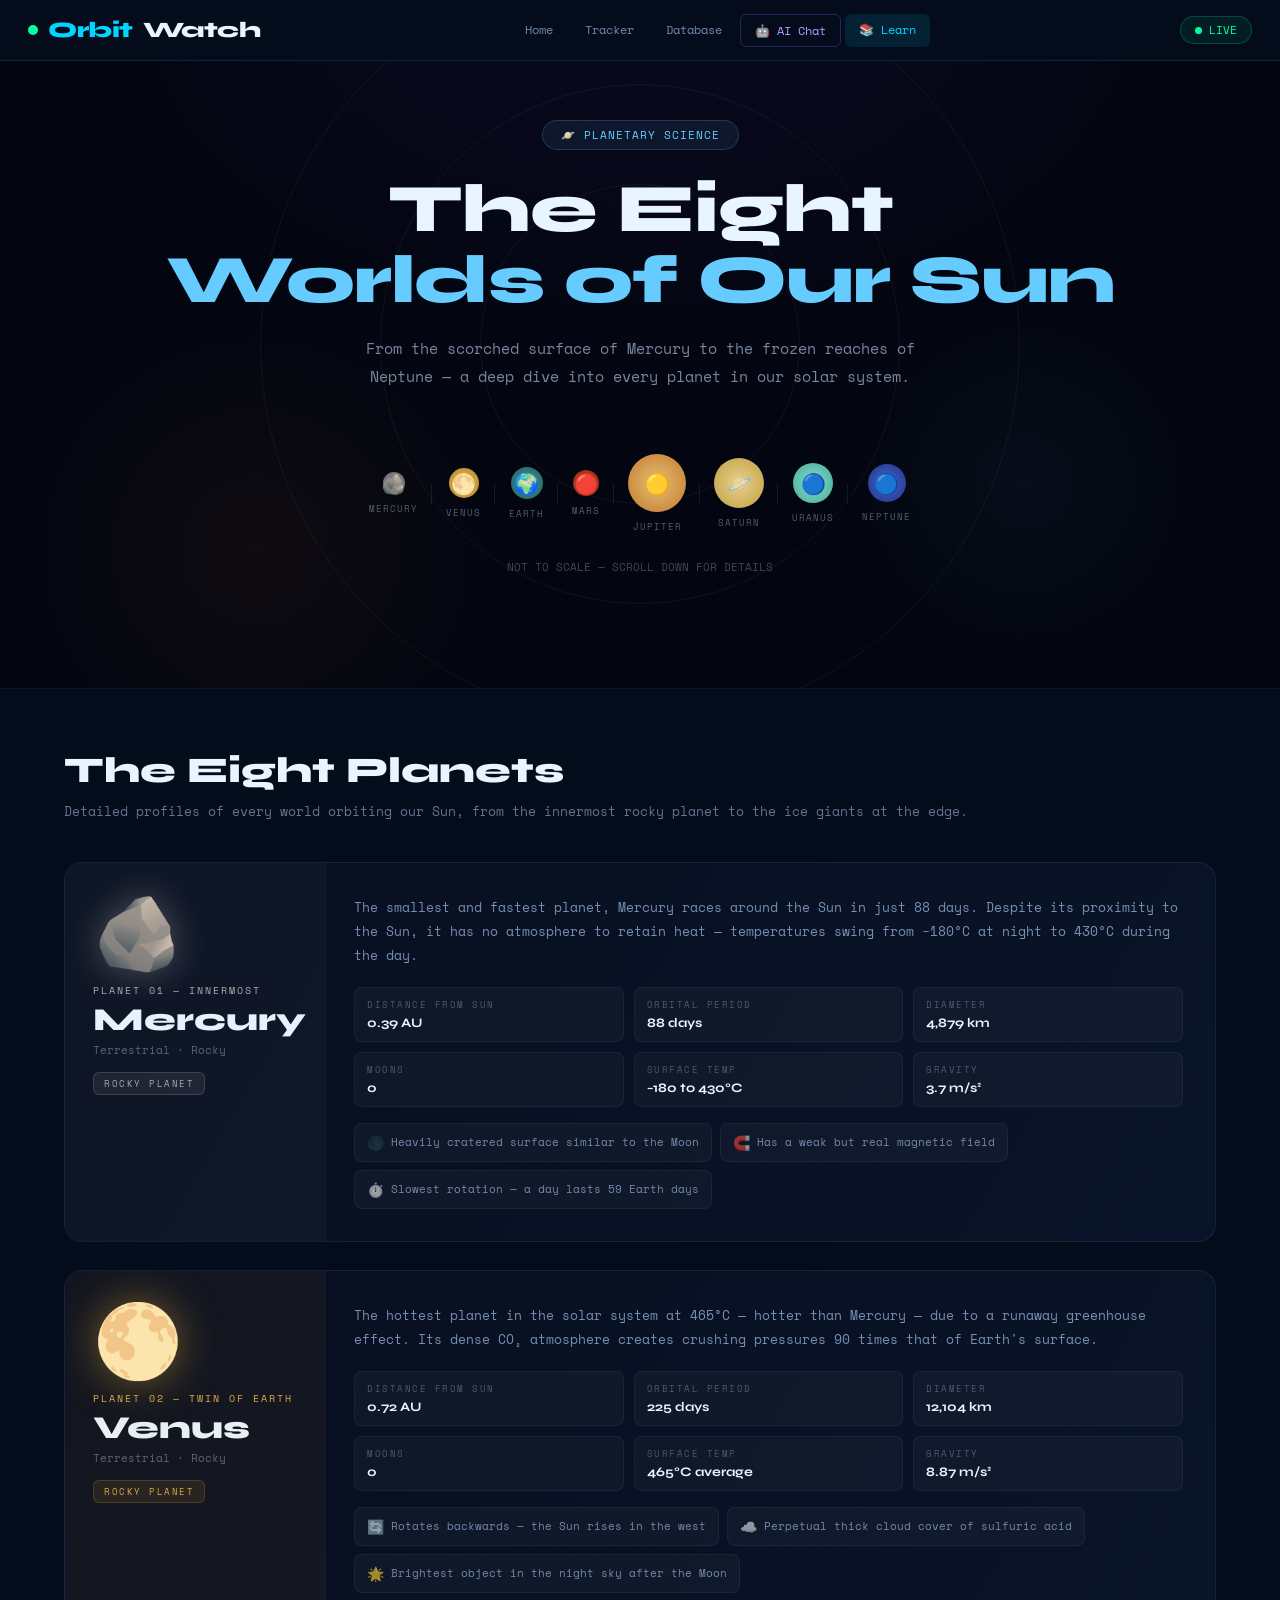
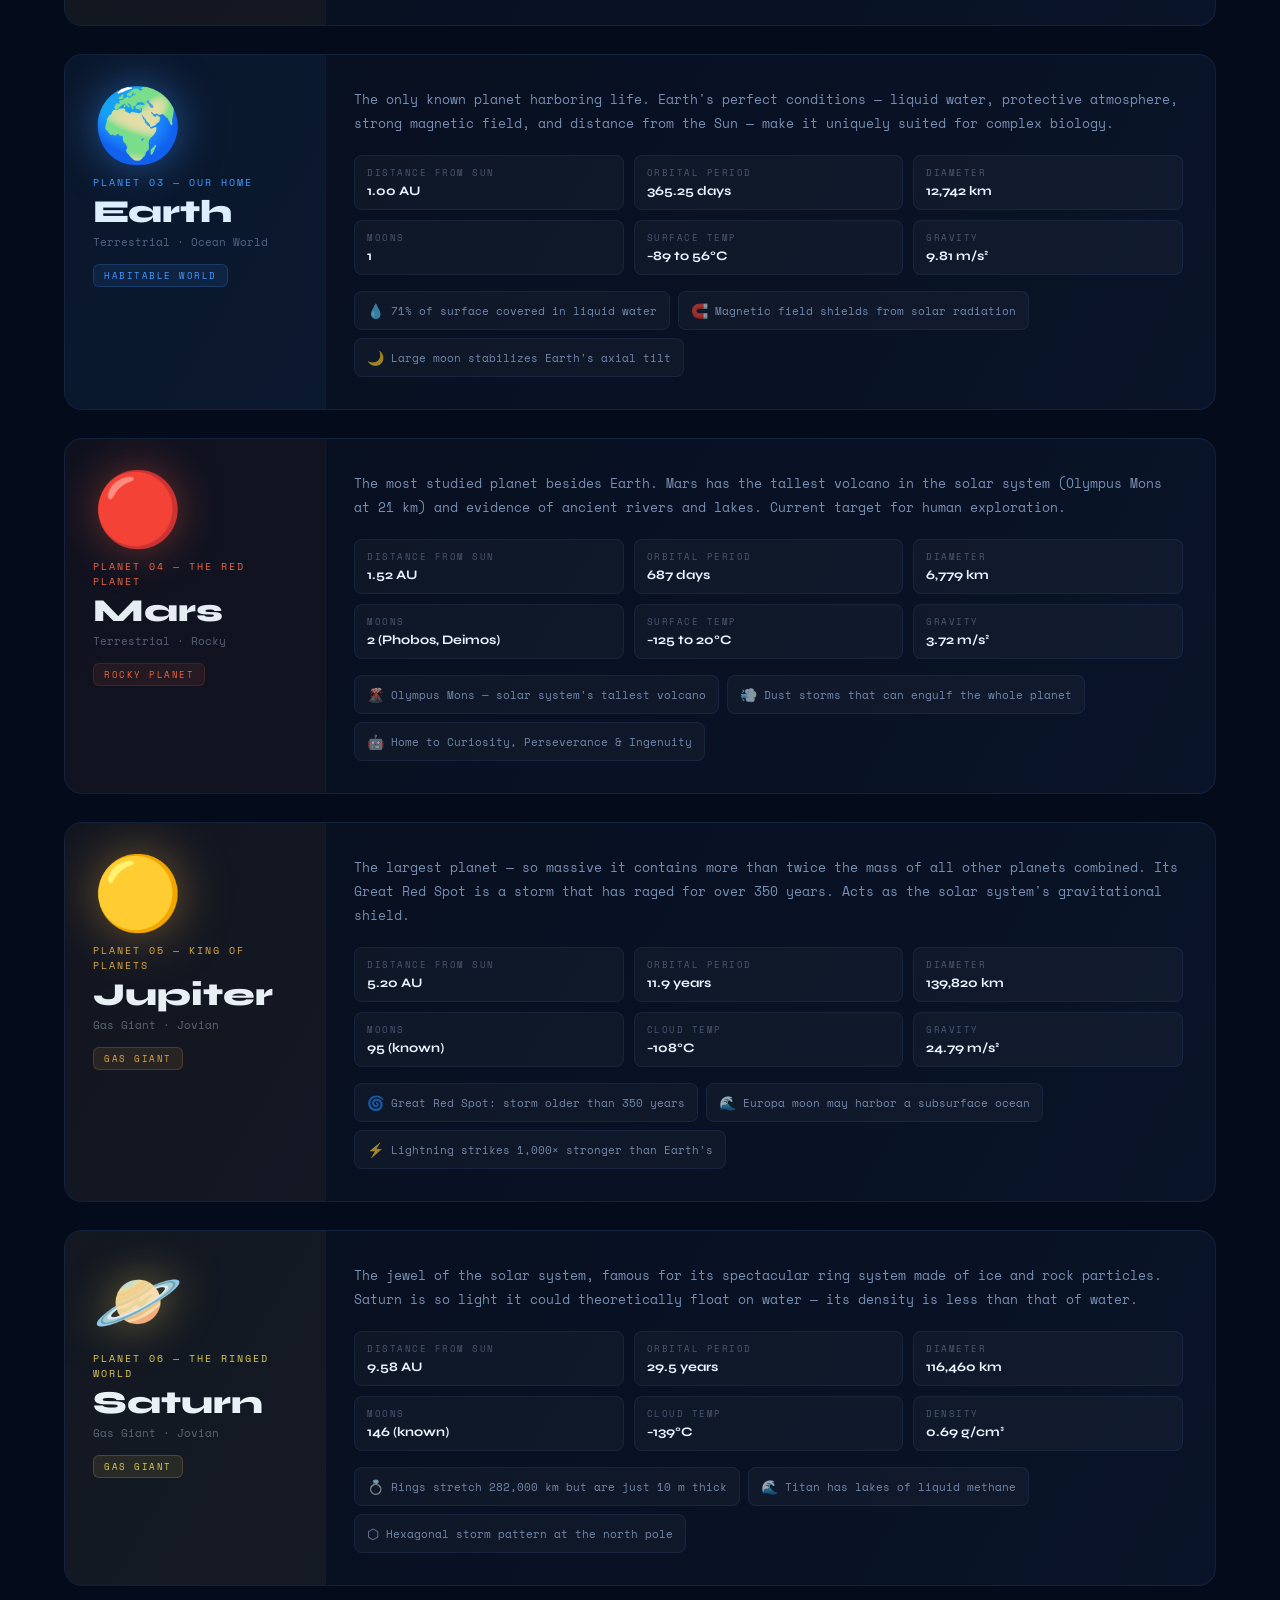
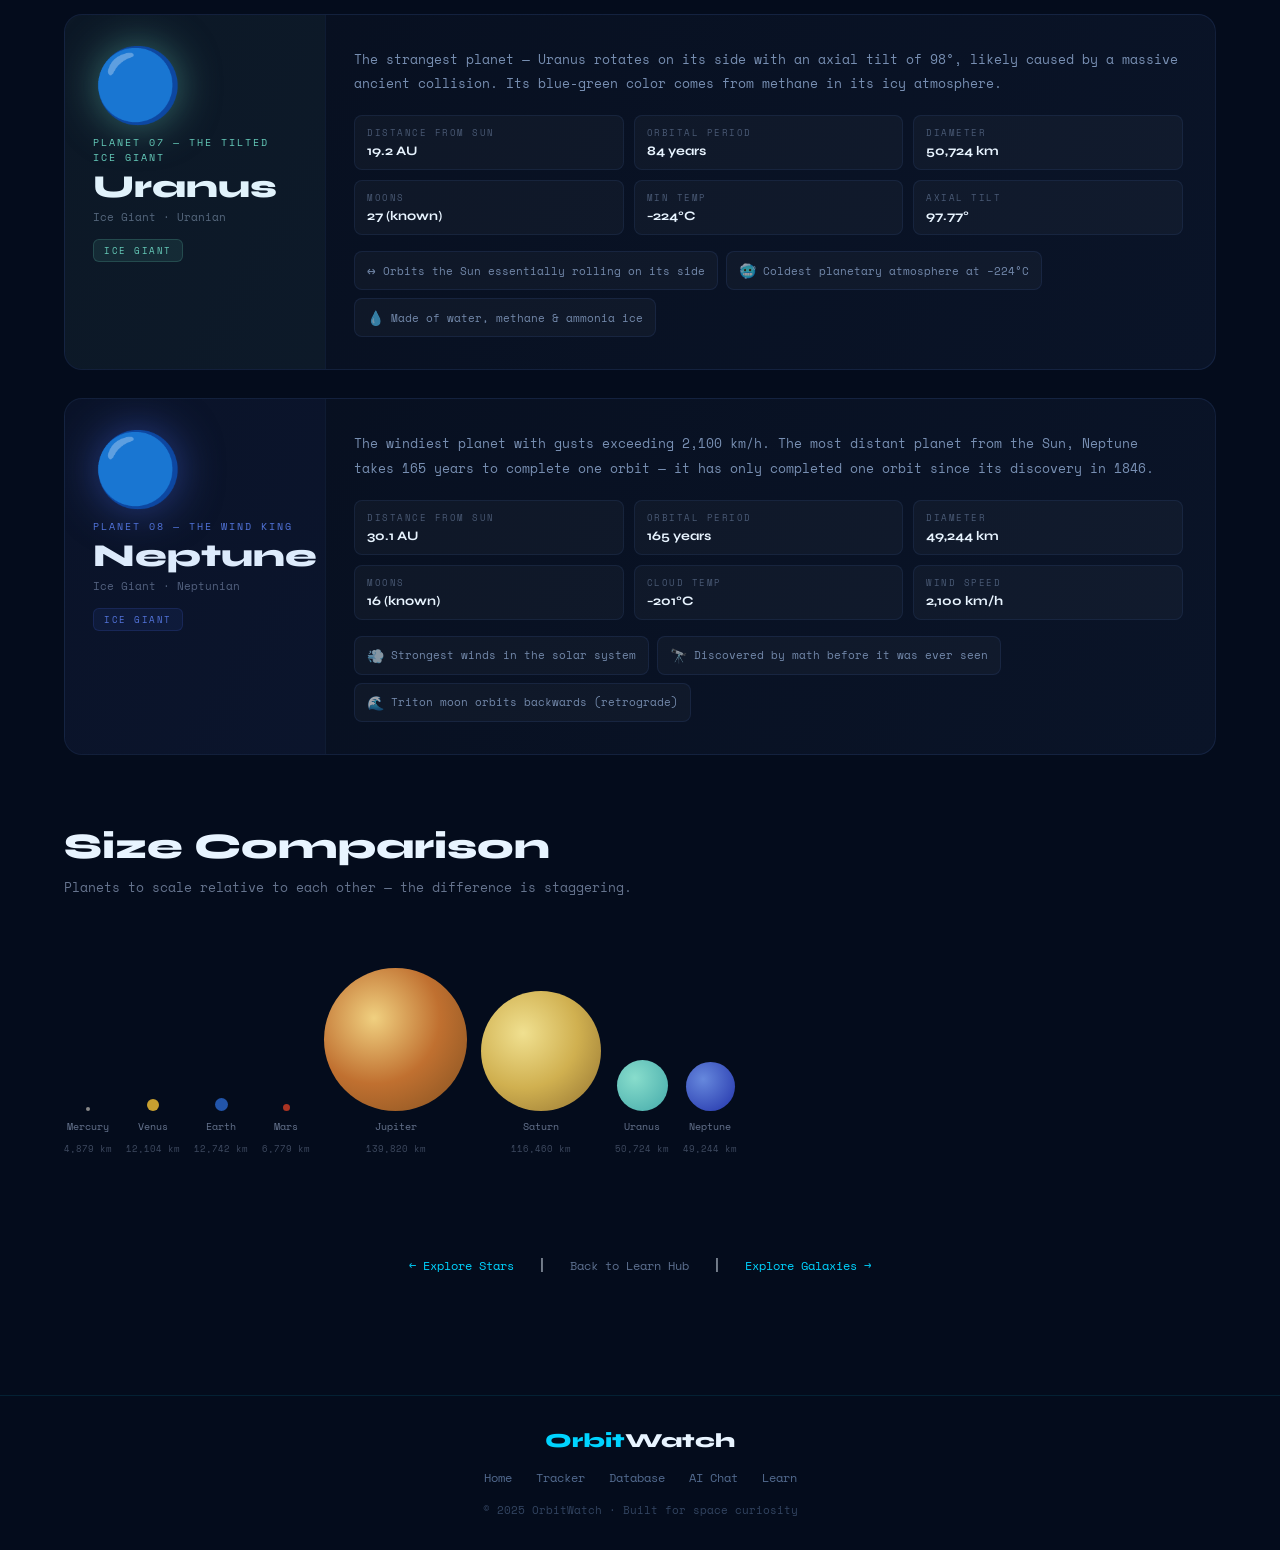
<file: pages/planets.html>
<!DOCTYPE html>
<html lang="en">
<head>
<meta charset="UTF-8"/>
<meta name="viewport" content="width=device-width, initial-scale=1.0"/>
<title>Planets — OrbitWatch</title>
<link rel="stylesheet" href="../css/style.css"/>
<link href="https://fonts.googleapis.com/css2?family=Space+Mono:wght@400;700&family=Syne:wght@400;700;800&display=swap" rel="stylesheet"/>
<style>
/* ── Planets Page Styles ── */
.planets-hero {
  background: #030610;
  padding: 120px 24px 70px;
  text-align: center;
  position: relative;
  overflow: hidden;
  border-bottom: 1px solid rgba(0,212,255,0.1);
}
.planets-hero::before {
  content: '';
  position: absolute; inset: 0;
  background: radial-gradient(ellipse 70% 80% at 50% 0%, rgba(60,30,150,.12) 0%, transparent 65%),
              radial-gradient(circle 400px at 20% 80%, rgba(255,100,30,.05) 0%, transparent 60%),
              radial-gradient(circle 300px at 80% 70%, rgba(100,200,255,.04) 0%, transparent 60%);
  pointer-events: none;
}
.orbit-ring {
  position: absolute; border-radius: 50%; border: 1px solid rgba(255,255,255,.05);
  left: 50%; top: 50%; transform: translate(-50%,-50%);
  pointer-events: none; animation: slowRotate 60s linear infinite;
}
@keyframes slowRotate { from{transform:translate(-50%,-50%) rotate(0deg)} to{transform:translate(-50%,-50%) rotate(360deg)} }
.planets-hero-badge {
  display: inline-flex; align-items: center; gap: 8px;
  background: rgba(100,200,255,.08); border: 1px solid rgba(100,200,255,.2);
  border-radius: 20px; padding: 6px 18px; font-size: 11px; color: #66ccff;
  letter-spacing: 1px; margin-bottom: 24px; font-family: var(--font-mono);
  position: relative; z-index: 2;
}
.planets-hero h1 {
  font-family: var(--font-display); font-size: clamp(36px,7vw,68px);
  font-weight: 800; color: #e8f4ff; line-height: 1.05;
  margin-bottom: 18px; letter-spacing: -1px;
  position: relative; z-index: 2;
}
.planets-hero h1 span { color: #66ccff; }
.planets-hero > div > p {
  color: rgba(200,220,255,.6); font-size: 15px;
  max-width: 560px; margin: 0 auto 40px; line-height: 1.85;
  position: relative; z-index: 2;
}

/* Solar system orbit viz */
.solar-viz {
  display: flex; justify-content: center; align-items: center;
  gap: 0; overflow-x: auto; padding: 16px 0 8px;
  position: relative; z-index: 2;
  scrollbar-width: none;
}
.solar-viz::-webkit-scrollbar { display: none; }
.planet-orb {
  display: flex; flex-direction: column; align-items: center; gap: 8px;
  padding: 8px 14px; cursor: pointer; transition: transform .25s;
  position: relative;
}
.planet-orb:hover { transform: translateY(-6px); }
.planet-orb:not(:last-child)::after {
  content: ''; position: absolute; right: 0; top: 50%;
  width: 1px; height: 20px; background: rgba(255,255,255,.08);
  transform: translateY(-50%);
}
.planet-circle {
  border-radius: 50%; display: flex; align-items: center; justify-content: center;
  font-size: 20px; flex-shrink: 0; transition: box-shadow .3s;
}
.planet-orb:hover .planet-circle { box-shadow: 0 0 20px var(--pc, rgba(100,200,255,.4)); }
.planet-orb-name { font-size: 9px; color: rgba(200,220,255,.4); font-family: var(--font-mono); letter-spacing: 1px; }

/* Page layout */
.page-dark { background: #040c1c; min-height: 100vh; }
.page-container { max-width: 1200px; margin: 0 auto; padding: 60px 24px 80px; }
.section-title-light {
  font-family: var(--font-display); font-size: clamp(22px,4vw,36px); font-weight: 800;
  color: #e8f4ff; margin-bottom: 8px;
}
.section-sub-light { color: rgba(200,220,255,.5); font-size: 13px; margin-bottom: 40px; line-height: 1.7; }

/* Planet Cards */
.planet-cards { display: flex; flex-direction: column; gap: 28px; margin-bottom: 70px; }

.planet-card {
  background: linear-gradient(120deg, #070f1f 0%, #0a1428 100%);
  border: 1px solid rgba(100,150,255,.12); border-radius: 18px;
  overflow: hidden; transition: border-color .3s, box-shadow .3s;
}
.planet-card:hover {
  border-color: var(--pc-border, rgba(100,200,255,.3));
  box-shadow: 0 12px 50px rgba(0,0,0,.3), 0 0 40px var(--pc-glow, rgba(100,200,255,.04));
}
.planet-card-inner {
  display: grid; grid-template-columns: 260px 1fr; gap: 0;
}
@media(max-width:700px) { .planet-card-inner { grid-template-columns: 1fr; } }

.planet-card-left {
  padding: 32px 28px; display: flex; flex-direction: column;
  justify-content: space-between; position: relative; overflow: hidden;
}
.planet-card-left::before {
  content: ''; position: absolute; inset: 0;
  background: var(--pc-bg, rgba(100,200,255,.04));
  pointer-events: none;
}
.planet-emoji-big { font-size: 72px; margin-bottom: 16px; display: block; filter: drop-shadow(0 0 20px var(--pc-glow, rgba(100,200,255,.3))); line-height: 1; }
.planet-num { font-size: 10px; font-family: var(--font-mono); color: var(--pc-color, #66ccff); letter-spacing: 2px; margin-bottom: 6px; }
.planet-card-name { font-family: var(--font-display); font-size: 32px; font-weight: 800; color: #e8f4ff; line-height: 1; margin-bottom: 6px; }
.planet-card-type { font-size: 11px; color: rgba(200,220,255,.4); font-family: var(--font-mono); }

.planet-type-badge {
  display: inline-block; font-size: 9px; letter-spacing: 1.5px;
  padding: 4px 10px; border-radius: 6px; margin-top: 14px;
  font-family: var(--font-mono); text-transform: uppercase;
}

.planet-card-right { padding: 32px 32px 32px 28px; border-left: 1px solid rgba(100,150,255,.08); }
@media(max-width:700px) { .planet-card-right { border-left: none; border-top: 1px solid rgba(100,150,255,.08); } }

.planet-desc { font-size: 13px; color: rgba(180,210,255,.65); line-height: 1.85; margin-bottom: 20px; }

.planet-stats-grid { display: grid; grid-template-columns: repeat(3,1fr); gap: 10px; margin-bottom: 16px; }
@media(max-width:500px) { .planet-stats-grid { grid-template-columns: 1fr 1fr; } }

.p-stat { background: rgba(255,255,255,.03); border: 1px solid rgba(100,150,255,.09); border-radius: 8px; padding: 10px 12px; }
.p-stat-label { font-size: 9px; color: rgba(180,210,255,.35); font-family: var(--font-mono); letter-spacing: 1.5px; text-transform: uppercase; margin-bottom: 4px; }
.p-stat-value { font-family: var(--font-display); font-size: 13px; font-weight: 700; color: #e8f4ff; }

.planet-highlights { display: flex; flex-wrap: wrap; gap: 8px; margin-top: 16px; }
.p-highlight {
  background: rgba(255,255,255,.03); border: 1px solid rgba(100,150,255,.1);
  border-radius: 8px; padding: 8px 12px; font-size: 11px;
  color: rgba(180,210,255,.6); display: flex; align-items: center; gap: 7px;
}
.p-highlight-icon { font-size: 14px; }

/* Size comparison */
.size-compare { margin-bottom: 70px; }
.size-track { display: flex; align-items: flex-end; gap: 14px; padding: 30px 0 10px; overflow-x: auto; scrollbar-width: thin; }
.size-col { display: flex; flex-direction: column; align-items: center; gap: 8px; flex-shrink: 0; }
.size-ball { border-radius: 50%; flex-shrink: 0; }
.size-label { font-size: 10px; color: rgba(200,220,255,.5); font-family: var(--font-mono); text-align: center; }
.size-km { font-size: 9px; color: rgba(200,220,255,.3); font-family: var(--font-mono); }
</style>
</head>
<body>

<header class="site-header">
  <div class="header-inner">
    <a href="../index.html" class="logo"><span class="logo-dot"></span>Orbit<span class="logo-light">Watch</span></a>
    <nav class="site-nav">
      <a href="../index.html" class="nav-link">Home</a>
      <a href="tracker.html" class="nav-link">Tracker</a>
      <a href="database.html" class="nav-link">Database</a>
      <a href="chat.html" class="nav-link nav-ai">🤖 AI Chat</a>
      <a href="learn-hub.html" class="nav-link active">📚 Learn</a>
    </nav>
    <div class="live-badge"><span class="live-dot"></span>LIVE</div>
    <button class="mobile-menu-btn" id="mobileMenuBtn">☰</button>
  </div>
  <div class="mobile-nav" id="mobileNav">
    <a href="../index.html" class="nav-link">Home</a>
    <a href="tracker.html" class="nav-link">Tracker</a>
    <a href="database.html" class="nav-link">Database</a>
    <a href="chat.html" class="nav-link">🤖 AI Chat</a>
    <a href="learn-hub.html" class="nav-link active">📚 Learn</a>
  </div>
</header>

<!-- HERO -->
<section class="planets-hero">
  <div class="orbit-ring" style="width:320px;height:320px"></div>
  <div class="orbit-ring" style="width:520px;height:520px;animation-direction:reverse;animation-duration:90s"></div>
  <div class="orbit-ring" style="width:760px;height:760px;animation-duration:140s"></div>

  <div style="position:relative;z-index:2">
    <div class="planets-hero-badge">🪐 PLANETARY SCIENCE</div>
    <h1>The Eight<br/><span>Worlds of Our Sun</span></h1>
    <p>From the scorched surface of Mercury to the frozen reaches of Neptune — a deep dive into every planet in our solar system.</p>

    <!-- Mini solar viz -->
    <div class="solar-viz">
      <div class="planet-orb"><div class="planet-circle" style="width:22px;height:22px;background:radial-gradient(circle,#aaa,#555);--pc:rgba(180,180,180,.4)">🪨</div><div class="planet-orb-name">MERCURY</div></div>
      <div class="planet-orb"><div class="planet-circle" style="width:30px;height:30px;background:radial-gradient(circle,#e8c060,#b08020);--pc:rgba(220,160,50,.4)">🌕</div><div class="planet-orb-name">VENUS</div></div>
      <div class="planet-orb"><div class="planet-circle" style="width:32px;height:32px;background:radial-gradient(circle,#4488ff,#226622);--pc:rgba(60,120,255,.4)">🌍</div><div class="planet-orb-name">EARTH</div></div>
      <div class="planet-orb"><div class="planet-circle" style="width:26px;height:26px;background:radial-gradient(circle,#cc5533,#882211);--pc:rgba(200,80,50,.4)">🔴</div><div class="planet-orb-name">MARS</div></div>
      <div class="planet-orb"><div class="planet-circle" style="width:58px;height:58px;background:radial-gradient(circle,#e8c070,#c07830);--pc:rgba(220,160,60,.4)">🟡</div><div class="planet-orb-name">JUPITER</div></div>
      <div class="planet-orb"><div class="planet-circle" style="width:50px;height:50px;background:radial-gradient(circle,#e8d090,#c0a040);--pc:rgba(220,190,80,.4)">🪐</div><div class="planet-orb-name">SATURN</div></div>
      <div class="planet-orb"><div class="planet-circle" style="width:40px;height:40px;background:radial-gradient(circle,#88ddcc,#44aa99);--pc:rgba(100,200,180,.4)">🔵</div><div class="planet-orb-name">URANUS</div></div>
      <div class="planet-orb"><div class="planet-circle" style="width:38px;height:38px;background:radial-gradient(circle,#4466cc,#223388);--pc:rgba(60,90,200,.4)">🔵</div><div class="planet-orb-name">NEPTUNE</div></div>
    </div>
    <p style="font-size:11px;color:rgba(200,220,255,.3);margin-top:8px;font-family:var(--font-mono);position:relative;z-index:2">NOT TO SCALE — SCROLL DOWN FOR DETAILS</p>
  </div>
</section>

<div class="page-dark">
<div class="page-container">

  <h2 class="section-title-light">The Eight Planets</h2>
  <p class="section-sub-light">Detailed profiles of every world orbiting our Sun, from the innermost rocky planet to the ice giants at the edge.</p>

  <div class="planet-cards">

    <!-- Mercury -->
    <div class="planet-card" style="--pc-border:rgba(180,180,180,.3);--pc-glow:rgba(180,180,180,.04)">
      <div class="planet-card-inner">
        <div class="planet-card-left" style="--pc-bg:rgba(180,180,180,.04)">
          <div>
            <span class="planet-emoji-big" style="filter:drop-shadow(0 0 18px rgba(180,180,180,.4))">🪨</span>
            <div class="planet-num" style="color:#aaaaaa">PLANET 01 — INNERMOST</div>
            <div class="planet-card-name">Mercury</div>
            <div class="planet-card-type">Terrestrial · Rocky</div>
            <div class="planet-type-badge" style="background:rgba(180,180,180,.1);color:#aaaaaa;border:1px solid rgba(180,180,180,.2)">ROCKY PLANET</div>
          </div>
        </div>
        <div class="planet-card-right">
          <p class="planet-desc">The smallest and fastest planet, Mercury races around the Sun in just 88 days. Despite its proximity to the Sun, it has no atmosphere to retain heat — temperatures swing from −180°C at night to 430°C during the day.</p>
          <div class="planet-stats-grid">
            <div class="p-stat"><div class="p-stat-label">Distance from Sun</div><div class="p-stat-value">0.39 AU</div></div>
            <div class="p-stat"><div class="p-stat-label">Orbital Period</div><div class="p-stat-value">88 days</div></div>
            <div class="p-stat"><div class="p-stat-label">Diameter</div><div class="p-stat-value">4,879 km</div></div>
            <div class="p-stat"><div class="p-stat-label">Moons</div><div class="p-stat-value">0</div></div>
            <div class="p-stat"><div class="p-stat-label">Surface Temp</div><div class="p-stat-value">−180 to 430°C</div></div>
            <div class="p-stat"><div class="p-stat-label">Gravity</div><div class="p-stat-value">3.7 m/s²</div></div>
          </div>
          <div class="planet-highlights">
            <div class="p-highlight"><span class="p-highlight-icon">🌑</span>Heavily cratered surface similar to the Moon</div>
            <div class="p-highlight"><span class="p-highlight-icon">🧲</span>Has a weak but real magnetic field</div>
            <div class="p-highlight"><span class="p-highlight-icon">⏱️</span>Slowest rotation — a day lasts 59 Earth days</div>
          </div>
        </div>
      </div>
    </div>

    <!-- Venus -->
    <div class="planet-card" style="--pc-border:rgba(220,160,50,.3);--pc-glow:rgba(220,160,50,.04)">
      <div class="planet-card-inner">
        <div class="planet-card-left" style="--pc-bg:rgba(220,160,50,.05)">
          <div>
            <span class="planet-emoji-big" style="filter:drop-shadow(0 0 20px rgba(220,160,50,.5))">🌕</span>
            <div class="planet-num" style="color:#ddaa44">PLANET 02 — TWIN OF EARTH</div>
            <div class="planet-card-name">Venus</div>
            <div class="planet-card-type">Terrestrial · Rocky</div>
            <div class="planet-type-badge" style="background:rgba(220,160,50,.1);color:#ddaa44;border:1px solid rgba(220,160,50,.2)">ROCKY PLANET</div>
          </div>
        </div>
        <div class="planet-card-right">
          <p class="planet-desc">The hottest planet in the solar system at 465°C — hotter than Mercury — due to a runaway greenhouse effect. Its dense CO₂ atmosphere creates crushing pressures 90 times that of Earth's surface.</p>
          <div class="planet-stats-grid">
            <div class="p-stat"><div class="p-stat-label">Distance from Sun</div><div class="p-stat-value">0.72 AU</div></div>
            <div class="p-stat"><div class="p-stat-label">Orbital Period</div><div class="p-stat-value">225 days</div></div>
            <div class="p-stat"><div class="p-stat-label">Diameter</div><div class="p-stat-value">12,104 km</div></div>
            <div class="p-stat"><div class="p-stat-label">Moons</div><div class="p-stat-value">0</div></div>
            <div class="p-stat"><div class="p-stat-label">Surface Temp</div><div class="p-stat-value">465°C average</div></div>
            <div class="p-stat"><div class="p-stat-label">Gravity</div><div class="p-stat-value">8.87 m/s²</div></div>
          </div>
          <div class="planet-highlights">
            <div class="p-highlight"><span class="p-highlight-icon">🔄</span>Rotates backwards — the Sun rises in the west</div>
            <div class="p-highlight"><span class="p-highlight-icon">☁️</span>Perpetual thick cloud cover of sulfuric acid</div>
            <div class="p-highlight"><span class="p-highlight-icon">🌟</span>Brightest object in the night sky after the Moon</div>
          </div>
        </div>
      </div>
    </div>

    <!-- Earth -->
    <div class="planet-card" style="--pc-border:rgba(60,150,255,.35);--pc-glow:rgba(60,150,255,.05)">
      <div class="planet-card-inner">
        <div class="planet-card-left" style="--pc-bg:rgba(60,150,255,.06)">
          <div>
            <span class="planet-emoji-big" style="filter:drop-shadow(0 0 22px rgba(60,150,255,.5))">🌍</span>
            <div class="planet-num" style="color:#4499ff">PLANET 03 — OUR HOME</div>
            <div class="planet-card-name">Earth</div>
            <div class="planet-card-type">Terrestrial · Ocean World</div>
            <div class="planet-type-badge" style="background:rgba(60,150,255,.1);color:#4499ff;border:1px solid rgba(60,150,255,.2)">HABITABLE WORLD</div>
          </div>
        </div>
        <div class="planet-card-right">
          <p class="planet-desc">The only known planet harboring life. Earth's perfect conditions — liquid water, protective atmosphere, strong magnetic field, and distance from the Sun — make it uniquely suited for complex biology.</p>
          <div class="planet-stats-grid">
            <div class="p-stat"><div class="p-stat-label">Distance from Sun</div><div class="p-stat-value">1.00 AU</div></div>
            <div class="p-stat"><div class="p-stat-label">Orbital Period</div><div class="p-stat-value">365.25 days</div></div>
            <div class="p-stat"><div class="p-stat-label">Diameter</div><div class="p-stat-value">12,742 km</div></div>
            <div class="p-stat"><div class="p-stat-label">Moons</div><div class="p-stat-value">1</div></div>
            <div class="p-stat"><div class="p-stat-label">Surface Temp</div><div class="p-stat-value">−89 to 56°C</div></div>
            <div class="p-stat"><div class="p-stat-label">Gravity</div><div class="p-stat-value">9.81 m/s²</div></div>
          </div>
          <div class="planet-highlights">
            <div class="p-highlight"><span class="p-highlight-icon">💧</span>71% of surface covered in liquid water</div>
            <div class="p-highlight"><span class="p-highlight-icon">🧲</span>Magnetic field shields from solar radiation</div>
            <div class="p-highlight"><span class="p-highlight-icon">🌙</span>Large moon stabilizes Earth's axial tilt</div>
          </div>
        </div>
      </div>
    </div>

    <!-- Mars -->
    <div class="planet-card" style="--pc-border:rgba(200,80,50,.3);--pc-glow:rgba(200,80,50,.04)">
      <div class="planet-card-inner">
        <div class="planet-card-left" style="--pc-bg:rgba(200,80,50,.05)">
          <div>
            <span class="planet-emoji-big" style="filter:drop-shadow(0 0 20px rgba(200,80,50,.5))">🔴</span>
            <div class="planet-num" style="color:#ee6644">PLANET 04 — THE RED PLANET</div>
            <div class="planet-card-name">Mars</div>
            <div class="planet-card-type">Terrestrial · Rocky</div>
            <div class="planet-type-badge" style="background:rgba(200,80,50,.1);color:#ee6644;border:1px solid rgba(200,80,50,.2)">ROCKY PLANET</div>
          </div>
        </div>
        <div class="planet-card-right">
          <p class="planet-desc">The most studied planet besides Earth. Mars has the tallest volcano in the solar system (Olympus Mons at 21 km) and evidence of ancient rivers and lakes. Current target for human exploration.</p>
          <div class="planet-stats-grid">
            <div class="p-stat"><div class="p-stat-label">Distance from Sun</div><div class="p-stat-value">1.52 AU</div></div>
            <div class="p-stat"><div class="p-stat-label">Orbital Period</div><div class="p-stat-value">687 days</div></div>
            <div class="p-stat"><div class="p-stat-label">Diameter</div><div class="p-stat-value">6,779 km</div></div>
            <div class="p-stat"><div class="p-stat-label">Moons</div><div class="p-stat-value">2 (Phobos, Deimos)</div></div>
            <div class="p-stat"><div class="p-stat-label">Surface Temp</div><div class="p-stat-value">−125 to 20°C</div></div>
            <div class="p-stat"><div class="p-stat-label">Gravity</div><div class="p-stat-value">3.72 m/s²</div></div>
          </div>
          <div class="planet-highlights">
            <div class="p-highlight"><span class="p-highlight-icon">🌋</span>Olympus Mons — solar system's tallest volcano</div>
            <div class="p-highlight"><span class="p-highlight-icon">💨</span>Dust storms that can engulf the whole planet</div>
            <div class="p-highlight"><span class="p-highlight-icon">🤖</span>Home to Curiosity, Perseverance & Ingenuity</div>
          </div>
        </div>
      </div>
    </div>

    <!-- Jupiter -->
    <div class="planet-card" style="--pc-border:rgba(220,160,60,.3);--pc-glow:rgba(220,160,60,.04)">
      <div class="planet-card-inner">
        <div class="planet-card-left" style="--pc-bg:rgba(220,160,60,.05)">
          <div>
            <span class="planet-emoji-big" style="filter:drop-shadow(0 0 25px rgba(220,160,60,.5))">🟡</span>
            <div class="planet-num" style="color:#ddaa44">PLANET 05 — KING OF PLANETS</div>
            <div class="planet-card-name">Jupiter</div>
            <div class="planet-card-type">Gas Giant · Jovian</div>
            <div class="planet-type-badge" style="background:rgba(220,160,60,.1);color:#ddaa44;border:1px solid rgba(220,160,60,.2)">GAS GIANT</div>
          </div>
        </div>
        <div class="planet-card-right">
          <p class="planet-desc">The largest planet — so massive it contains more than twice the mass of all other planets combined. Its Great Red Spot is a storm that has raged for over 350 years. Acts as the solar system's gravitational shield.</p>
          <div class="planet-stats-grid">
            <div class="p-stat"><div class="p-stat-label">Distance from Sun</div><div class="p-stat-value">5.20 AU</div></div>
            <div class="p-stat"><div class="p-stat-label">Orbital Period</div><div class="p-stat-value">11.9 years</div></div>
            <div class="p-stat"><div class="p-stat-label">Diameter</div><div class="p-stat-value">139,820 km</div></div>
            <div class="p-stat"><div class="p-stat-label">Moons</div><div class="p-stat-value">95 (known)</div></div>
            <div class="p-stat"><div class="p-stat-label">Cloud Temp</div><div class="p-stat-value">−108°C</div></div>
            <div class="p-stat"><div class="p-stat-label">Gravity</div><div class="p-stat-value">24.79 m/s²</div></div>
          </div>
          <div class="planet-highlights">
            <div class="p-highlight"><span class="p-highlight-icon">🌀</span>Great Red Spot: storm older than 350 years</div>
            <div class="p-highlight"><span class="p-highlight-icon">🌊</span>Europa moon may harbor a subsurface ocean</div>
            <div class="p-highlight"><span class="p-highlight-icon">⚡</span>Lightning strikes 1,000× stronger than Earth's</div>
          </div>
        </div>
      </div>
    </div>

    <!-- Saturn -->
    <div class="planet-card" style="--pc-border:rgba(220,190,80,.3);--pc-glow:rgba(220,190,80,.04)">
      <div class="planet-card-inner">
        <div class="planet-card-left" style="--pc-bg:rgba(220,190,80,.05)">
          <div>
            <span class="planet-emoji-big" style="filter:drop-shadow(0 0 22px rgba(220,190,80,.5))">🪐</span>
            <div class="planet-num" style="color:#ddcc55">PLANET 06 — THE RINGED WORLD</div>
            <div class="planet-card-name">Saturn</div>
            <div class="planet-card-type">Gas Giant · Jovian</div>
            <div class="planet-type-badge" style="background:rgba(220,190,80,.1);color:#ddcc55;border:1px solid rgba(220,190,80,.2)">GAS GIANT</div>
          </div>
        </div>
        <div class="planet-card-right">
          <p class="planet-desc">The jewel of the solar system, famous for its spectacular ring system made of ice and rock particles. Saturn is so light it could theoretically float on water — its density is less than that of water.</p>
          <div class="planet-stats-grid">
            <div class="p-stat"><div class="p-stat-label">Distance from Sun</div><div class="p-stat-value">9.58 AU</div></div>
            <div class="p-stat"><div class="p-stat-label">Orbital Period</div><div class="p-stat-value">29.5 years</div></div>
            <div class="p-stat"><div class="p-stat-label">Diameter</div><div class="p-stat-value">116,460 km</div></div>
            <div class="p-stat"><div class="p-stat-label">Moons</div><div class="p-stat-value">146 (known)</div></div>
            <div class="p-stat"><div class="p-stat-label">Cloud Temp</div><div class="p-stat-value">−139°C</div></div>
            <div class="p-stat"><div class="p-stat-label">Density</div><div class="p-stat-value">0.69 g/cm³</div></div>
          </div>
          <div class="planet-highlights">
            <div class="p-highlight"><span class="p-highlight-icon">💍</span>Rings stretch 282,000 km but are just 10 m thick</div>
            <div class="p-highlight"><span class="p-highlight-icon">🌊</span>Titan has lakes of liquid methane</div>
            <div class="p-highlight"><span class="p-highlight-icon">⬡</span>Hexagonal storm pattern at the north pole</div>
          </div>
        </div>
      </div>
    </div>

    <!-- Uranus -->
    <div class="planet-card" style="--pc-border:rgba(100,200,180,.3);--pc-glow:rgba(100,200,180,.04)">
      <div class="planet-card-inner">
        <div class="planet-card-left" style="--pc-bg:rgba(100,200,180,.05)">
          <div>
            <span class="planet-emoji-big" style="filter:drop-shadow(0 0 20px rgba(100,200,180,.5))">🔵</span>
            <div class="planet-num" style="color:#66ccbb">PLANET 07 — THE TILTED ICE GIANT</div>
            <div class="planet-card-name">Uranus</div>
            <div class="planet-card-type">Ice Giant · Uranian</div>
            <div class="planet-type-badge" style="background:rgba(100,200,180,.1);color:#66ccbb;border:1px solid rgba(100,200,180,.2)">ICE GIANT</div>
          </div>
        </div>
        <div class="planet-card-right">
          <p class="planet-desc">The strangest planet — Uranus rotates on its side with an axial tilt of 98°, likely caused by a massive ancient collision. Its blue-green color comes from methane in its icy atmosphere.</p>
          <div class="planet-stats-grid">
            <div class="p-stat"><div class="p-stat-label">Distance from Sun</div><div class="p-stat-value">19.2 AU</div></div>
            <div class="p-stat"><div class="p-stat-label">Orbital Period</div><div class="p-stat-value">84 years</div></div>
            <div class="p-stat"><div class="p-stat-label">Diameter</div><div class="p-stat-value">50,724 km</div></div>
            <div class="p-stat"><div class="p-stat-label">Moons</div><div class="p-stat-value">27 (known)</div></div>
            <div class="p-stat"><div class="p-stat-label">Min Temp</div><div class="p-stat-value">−224°C</div></div>
            <div class="p-stat"><div class="p-stat-label">Axial Tilt</div><div class="p-stat-value">97.77°</div></div>
          </div>
          <div class="planet-highlights">
            <div class="p-highlight"><span class="p-highlight-icon">↔️</span>Orbits the Sun essentially rolling on its side</div>
            <div class="p-highlight"><span class="p-highlight-icon">🥶</span>Coldest planetary atmosphere at −224°C</div>
            <div class="p-highlight"><span class="p-highlight-icon">💧</span>Made of water, methane & ammonia ice</div>
          </div>
        </div>
      </div>
    </div>

    <!-- Neptune -->
    <div class="planet-card" style="--pc-border:rgba(60,90,200,.35);--pc-glow:rgba(60,90,200,.05)">
      <div class="planet-card-inner">
        <div class="planet-card-left" style="--pc-bg:rgba(60,90,200,.06)">
          <div>
            <span class="planet-emoji-big" style="filter:drop-shadow(0 0 22px rgba(60,90,200,.6))">🔵</span>
            <div class="planet-num" style="color:#5577dd">PLANET 08 — THE WIND KING</div>
            <div class="planet-card-name">Neptune</div>
            <div class="planet-card-type">Ice Giant · Neptunian</div>
            <div class="planet-type-badge" style="background:rgba(60,90,200,.1);color:#5577dd;border:1px solid rgba(60,90,200,.2)">ICE GIANT</div>
          </div>
        </div>
        <div class="planet-card-right">
          <p class="planet-desc">The windiest planet with gusts exceeding 2,100 km/h. The most distant planet from the Sun, Neptune takes 165 years to complete one orbit — it has only completed one orbit since its discovery in 1846.</p>
          <div class="planet-stats-grid">
            <div class="p-stat"><div class="p-stat-label">Distance from Sun</div><div class="p-stat-value">30.1 AU</div></div>
            <div class="p-stat"><div class="p-stat-label">Orbital Period</div><div class="p-stat-value">165 years</div></div>
            <div class="p-stat"><div class="p-stat-label">Diameter</div><div class="p-stat-value">49,244 km</div></div>
            <div class="p-stat"><div class="p-stat-label">Moons</div><div class="p-stat-value">16 (known)</div></div>
            <div class="p-stat"><div class="p-stat-label">Cloud Temp</div><div class="p-stat-value">−201°C</div></div>
            <div class="p-stat"><div class="p-stat-label">Wind Speed</div><div class="p-stat-value">2,100 km/h</div></div>
          </div>
          <div class="planet-highlights">
            <div class="p-highlight"><span class="p-highlight-icon">💨</span>Strongest winds in the solar system</div>
            <div class="p-highlight"><span class="p-highlight-icon">🔭</span>Discovered by math before it was ever seen</div>
            <div class="p-highlight"><span class="p-highlight-icon">🌊</span>Triton moon orbits backwards (retrograde)</div>
          </div>
        </div>
      </div>
    </div>

  </div>

  <!-- SIZE COMPARISON -->
  <div class="size-compare">
    <h2 class="section-title-light">Size Comparison</h2>
    <p class="section-sub-light">Planets to scale relative to each other — the difference is staggering.</p>
    <div class="size-track">
      <div class="size-col">
        <div class="size-ball" style="width:4px;height:4px;background:#888888"></div>
        <div class="size-label">Mercury</div><div class="size-km">4,879 km</div>
      </div>
      <div class="size-col">
        <div class="size-ball" style="width:12px;height:12px;background:#c8a030"></div>
        <div class="size-label">Venus</div><div class="size-km">12,104 km</div>
      </div>
      <div class="size-col">
        <div class="size-ball" style="width:13px;height:13px;background:#2255aa"></div>
        <div class="size-label">Earth</div><div class="size-km">12,742 km</div>
      </div>
      <div class="size-col">
        <div class="size-ball" style="width:7px;height:7px;background:#aa3322"></div>
        <div class="size-label">Mars</div><div class="size-km">6,779 km</div>
      </div>
      <div class="size-col">
        <div class="size-ball" style="width:143px;height:143px;background:radial-gradient(circle at 35% 35%,#f0d080,#c07030,#805020)"></div>
        <div class="size-label">Jupiter</div><div class="size-km">139,820 km</div>
      </div>
      <div class="size-col">
        <div class="size-ball" style="width:120px;height:120px;background:radial-gradient(circle at 35% 35%,#f0e090,#d0b050,#907030)"></div>
        <div class="size-label">Saturn</div><div class="size-km">116,460 km</div>
      </div>
      <div class="size-col">
        <div class="size-ball" style="width:51px;height:51px;background:radial-gradient(circle at 35% 35%,#88ddcc,#44aaaa)"></div>
        <div class="size-label">Uranus</div><div class="size-km">50,724 km</div>
      </div>
      <div class="size-col">
        <div class="size-ball" style="width:49px;height:49px;background:radial-gradient(circle at 35% 35%,#6688dd,#2233aa)"></div>
        <div class="size-label">Neptune</div><div class="size-km">49,244 km</div>
      </div>
    </div>
  </div>

  <!-- NAV LINKS -->
  <div style="text-align:center;padding:20px 0 40px">
    <a href="stars.html" style="color:#00d4ff;font-family:var(--font-mono);font-size:12px;transition:color .2s">← Explore Stars</a>
    &nbsp;&nbsp;|&nbsp;&nbsp;
    <a href="learn-hub.html" style="color:rgba(180,210,255,.5);font-family:var(--font-mono);font-size:12px;transition:color .2s" onmouseover="this.style.color='#00d4ff'" onmouseout="this.style.color='rgba(180,210,255,.5)'">Back to Learn Hub</a>
    &nbsp;&nbsp;|&nbsp;&nbsp;
    <a href="galaxies.html" style="color:#00d4ff;font-family:var(--font-mono);font-size:12px;transition:color .2s">Explore Galaxies →</a>
  </div>

</div>
</div>

<footer class="site-footer">
  <div class="footer-inner">
    <div class="footer-logo">Orbit<span>Watch</span></div>
    <div class="footer-links">
      <a href="../index.html">Home</a>
      <a href="tracker.html">Tracker</a>
      <a href="database.html">Database</a>
      <a href="chat.html">AI Chat</a>
      <a href="learn-hub.html">Learn</a>
    </div>
    <div class="footer-copy">© 2025 OrbitWatch · Built for space curiosity</div>
  </div>
</footer>

<script>
document.getElementById('mobileMenuBtn')?.addEventListener('click',()=>document.getElementById('mobileNav')?.classList.toggle('open'));
</script>
</body>
</html>
</file>
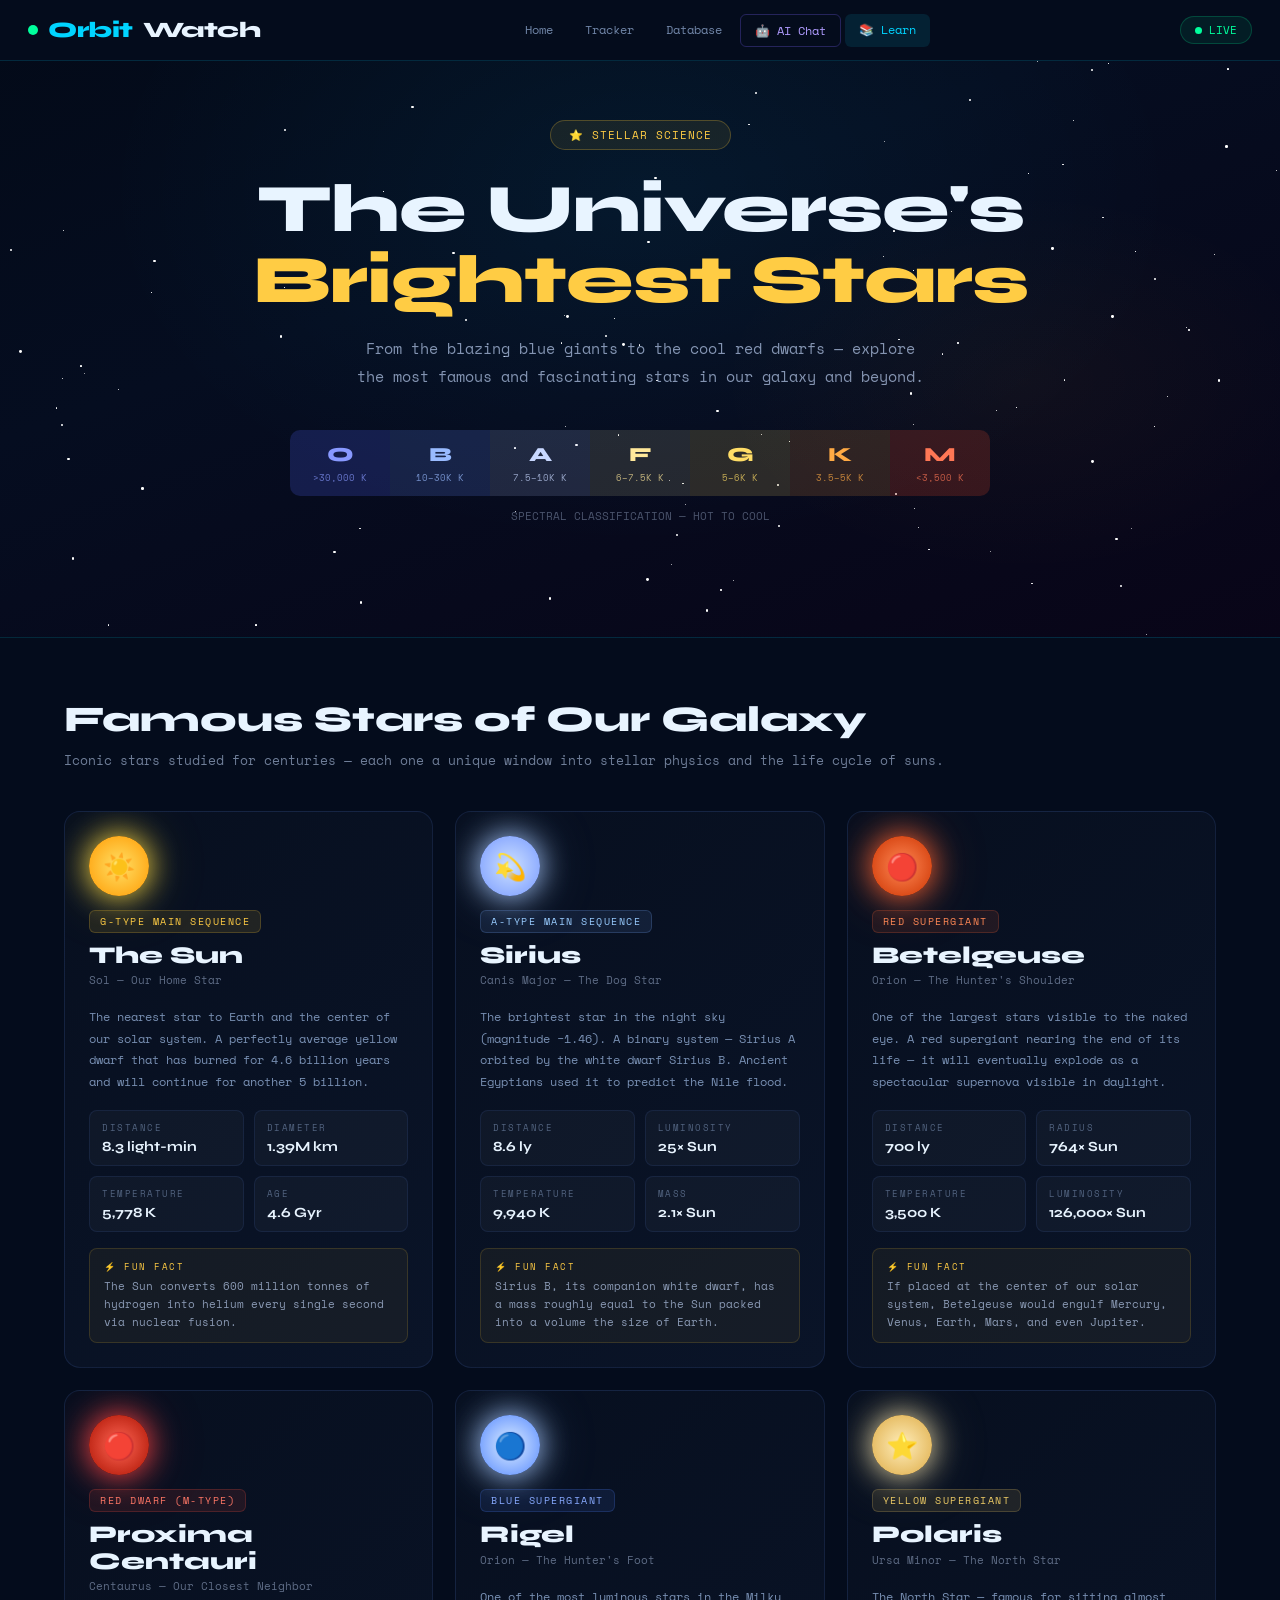
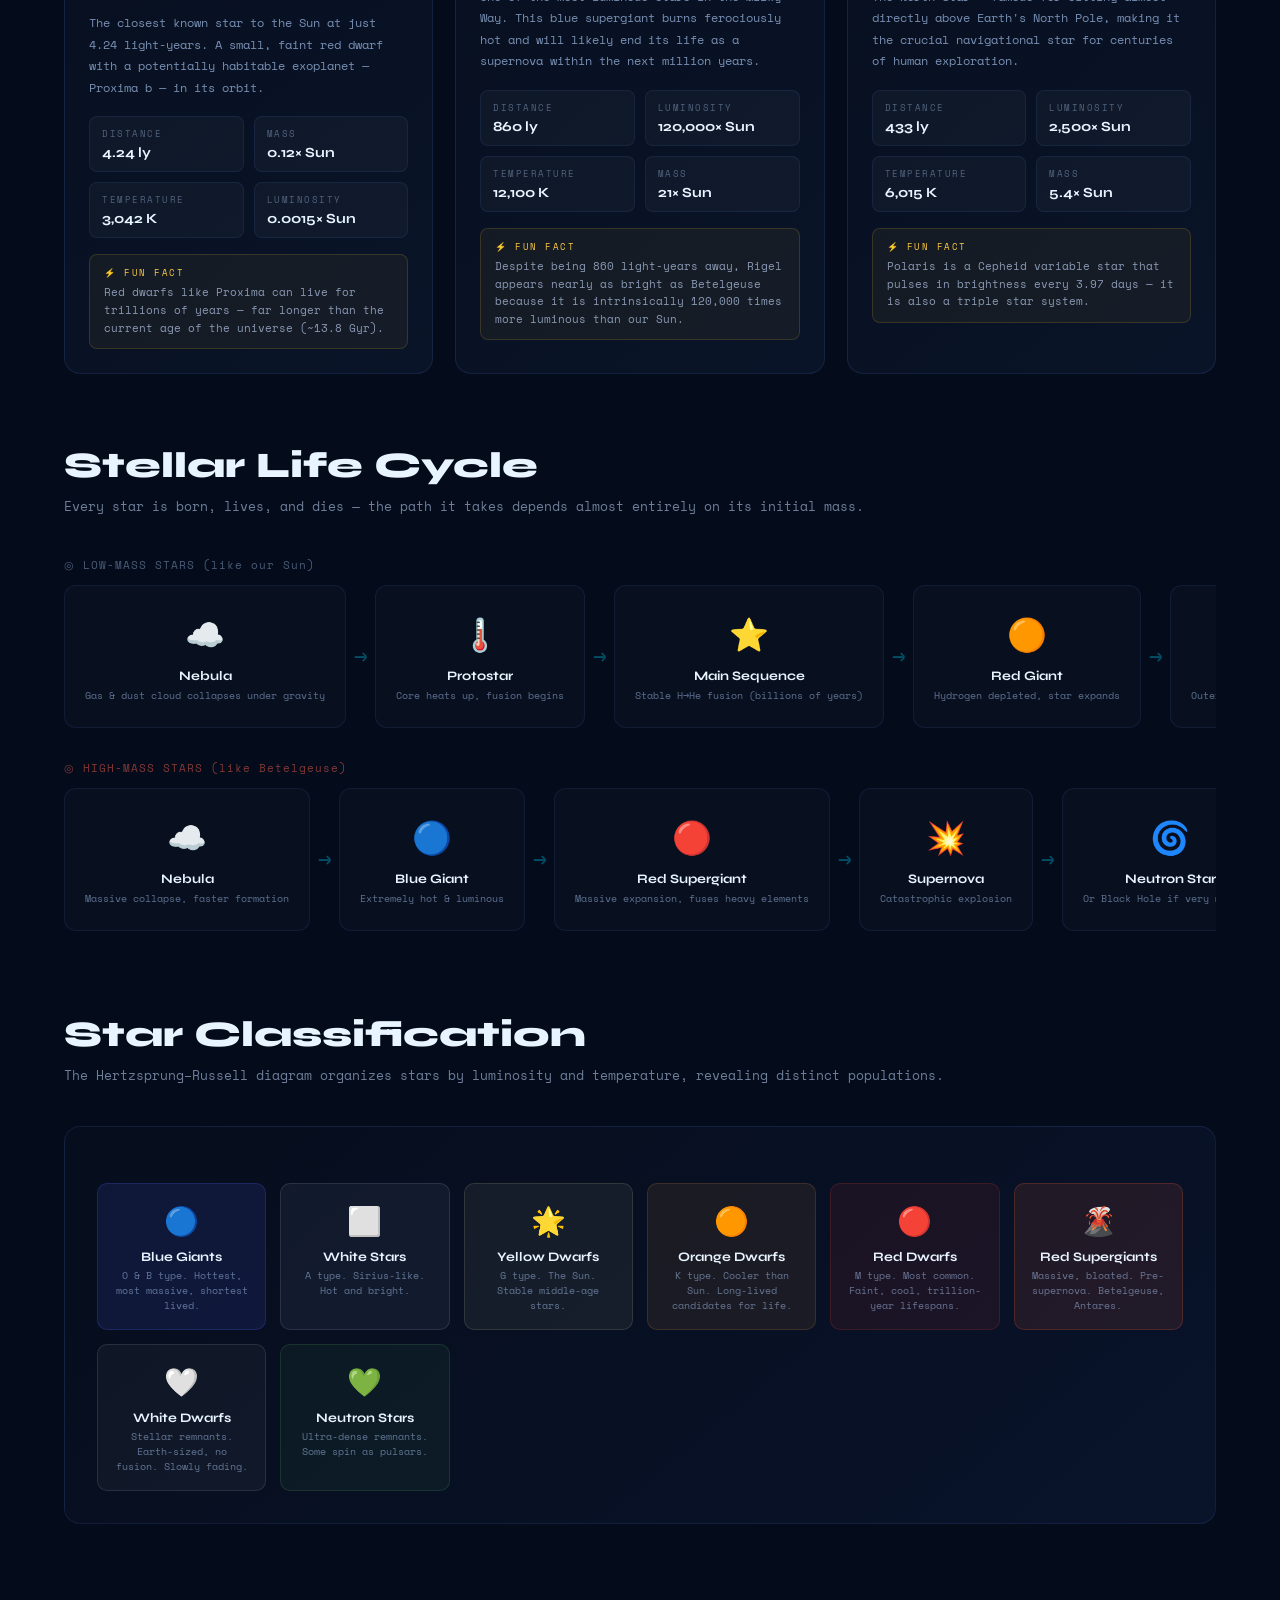
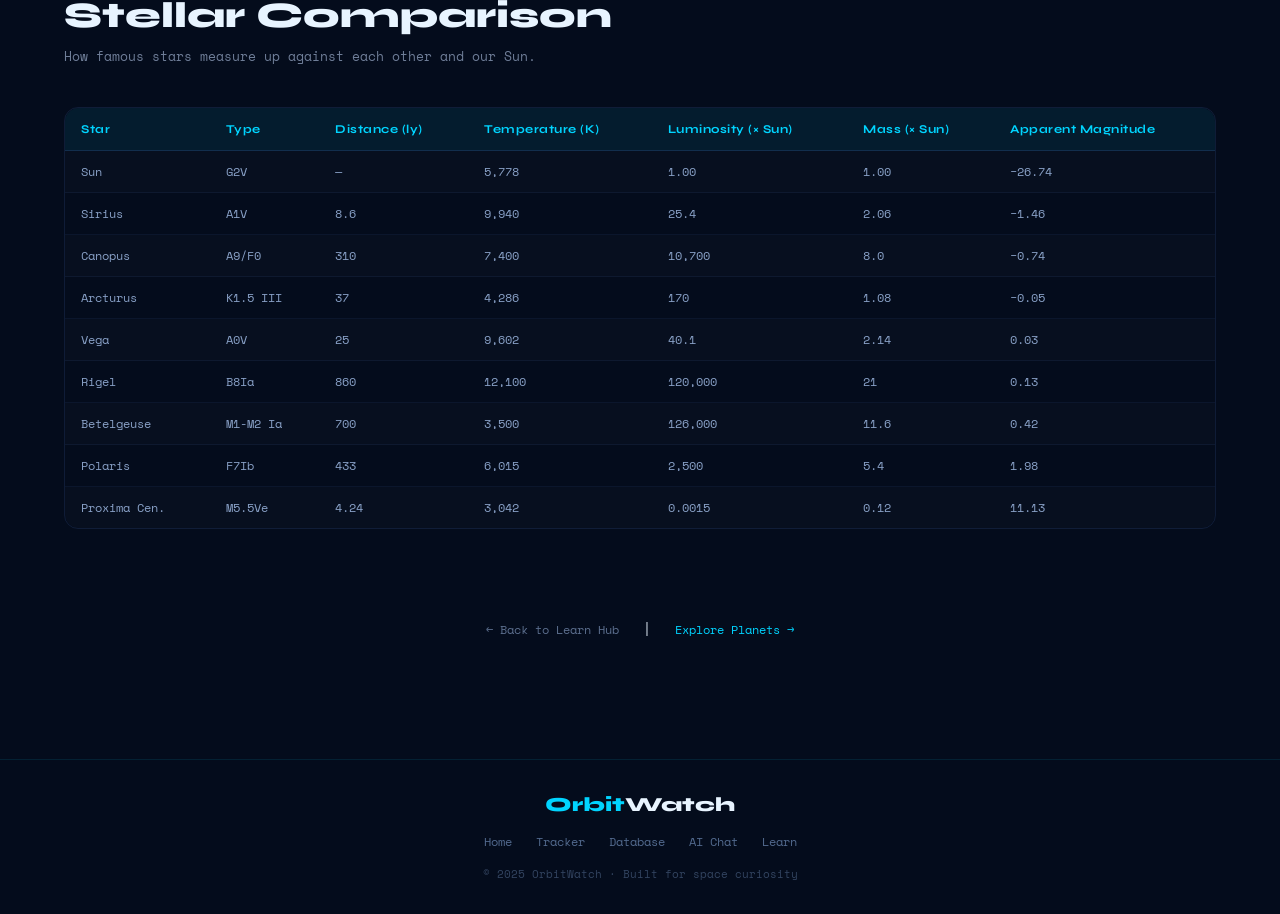
<file: pages/stars.html>
<!DOCTYPE html>
<html lang="en">
<head>
<meta charset="UTF-8"/>
<meta name="viewport" content="width=device-width, initial-scale=1.0"/>
<title>Stars — OrbitWatch</title>
<link rel="stylesheet" href="../css/style.css"/>
<link href="https://fonts.googleapis.com/css2?family=Space+Mono:wght@400;700&family=Syne:wght@400;700;800&display=swap" rel="stylesheet"/>
<style>
/* ── Stars Page Extra Styles ── */
.stars-hero {
  background: linear-gradient(160deg, #030a18 0%, #050d20 40%, #090518 100%);
  padding: 120px 24px 70px;
  text-align: center;
  position: relative;
  overflow: hidden;
  border-bottom: 1px solid rgba(0,212,255,0.15);
}
.stars-hero::before {
  content: '';
  position: absolute; inset: 0;
  background: radial-gradient(ellipse 60% 80% at 50% 30%, rgba(0,212,255,.06) 0%, transparent 70%),
              radial-gradient(ellipse 40% 50% at 80% 60%, rgba(255,180,50,.04) 0%, transparent 60%);
  pointer-events: none;
}
.twinkling-stars { position: absolute; inset: 0; pointer-events: none; overflow: hidden; }
.tw-star {
  position: absolute;
  border-radius: 50%;
  background: white;
  animation: twinkle var(--dur, 3s) ease-in-out infinite var(--delay, 0s);
}
@keyframes twinkle { 0%,100%{opacity:.15} 50%{opacity:1} }
@keyframes shootingStar {
  0%   { transform: translateX(0) translateY(0) rotate(-30deg); opacity: 1; }
  100% { transform: translateX(300px) translateY(150px) rotate(-30deg); opacity: 0; }
}
.shooting-star {
  position: absolute;
  width: 120px; height: 1px;
  background: linear-gradient(90deg, white, transparent);
  animation: shootingStar 3s ease-in infinite;
  opacity: 0;
}

.stars-hero-badge {
  display: inline-flex; align-items: center; gap: 8px;
  background: rgba(255,200,50,.08); border: 1px solid rgba(255,200,50,.25);
  border-radius: 20px; padding: 6px 18px; font-size: 11px; color: #ffcc44;
  letter-spacing: 1px; margin-bottom: 24px; font-family: var(--font-mono);
}
.stars-hero h1 {
  font-family: var(--font-display); font-size: clamp(36px,7vw,68px);
  font-weight: 800; color: #e8f4ff; line-height: 1.05;
  margin-bottom: 18px; letter-spacing: -1px;
}
.stars-hero h1 span { color: #ffcc44; }
.stars-hero p {
  color: rgba(200,220,255,0.65); font-size: 15px;
  max-width: 580px; margin: 0 auto 40px; line-height: 1.85;
}

/* Spectral Classification Strip */
.spectral-strip {
  display: flex; justify-content: center; gap: 0; flex-wrap: wrap;
  margin: 0 auto; max-width: 700px;
}
.spectral-class {
  flex: 1; min-width: 60px;
  padding: 12px 8px; text-align: center;
  border-radius: 0; transition: transform .2s;
}
.spectral-class:first-child { border-radius: 10px 0 0 10px; }
.spectral-class:last-child { border-radius: 0 10px 10px 0; }
.spectral-class:hover { transform: translateY(-3px); z-index: 2; }
.sc-letter { font-family: var(--font-display); font-size: 20px; font-weight: 800; }
.sc-temp { font-size: 9px; opacity: .7; margin-top: 4px; font-family: var(--font-mono); }

/* Main content */
.page-container { max-width: 1200px; margin: 0 auto; padding: 60px 24px 80px; }

/* Star Cards Grid */
.stars-section-title {
  font-family: var(--font-display); font-size: clamp(22px,4vw,36px); font-weight: 800;
  color: #e8f4ff; margin-bottom: 8px;
}
.stars-section-sub { color: rgba(200,220,255,.55); font-size: 13px; margin-bottom: 40px; line-height: 1.7; }

.star-cards-grid {
  display: grid; grid-template-columns: repeat(auto-fill, minmax(320px,1fr)); gap: 22px;
  margin-bottom: 70px;
}

.star-card {
  background: linear-gradient(140deg, #070f1f 0%, #0a1428 100%);
  border: 1px solid rgba(100,150,255,0.13);
  border-radius: 16px; overflow: hidden;
  transition: transform .3s, border-color .3s, box-shadow .3s;
  cursor: default;
}
.star-card:hover {
  transform: translateY(-6px);
  border-color: rgba(255,200,50,.35);
  box-shadow: 0 16px 50px rgba(0,0,0,.4), 0 0 30px rgba(255,200,50,.06);
}

.star-card-header {
  padding: 24px 24px 18px;
  position: relative; overflow: hidden;
}
.star-card-header::before {
  content: '';
  position: absolute; inset: 0;
  opacity: .25;
}
.star-glow {
  width: 60px; height: 60px; border-radius: 50%;
  flex-shrink: 0; display: flex; align-items: center;
  justify-content: center; font-size: 26px; margin-bottom: 14px;
  box-shadow: 0 0 30px var(--star-color, #ffcc44), 0 0 60px var(--star-color-dim, rgba(255,200,50,.3));
  position: relative; z-index: 1;
}
.star-type-badge {
  display: inline-flex; font-size: 10px; font-family: var(--font-mono);
  letter-spacing: 1.5px; text-transform: uppercase;
  padding: 3px 10px; border-radius: 6px; margin-bottom: 10px;
  position: relative; z-index: 1;
}
.star-name {
  font-family: var(--font-display); font-size: 24px; font-weight: 800;
  color: #e8f4ff; line-height: 1.1; position: relative; z-index: 1;
}
.star-constellation {
  font-size: 11px; color: rgba(200,220,255,.45);
  margin-top: 3px; font-family: var(--font-mono); position: relative; z-index: 1;
}

.star-card-body { padding: 0 24px 24px; }
.star-desc { font-size: 12px; color: rgba(180,210,255,.65); line-height: 1.8; margin-bottom: 18px; }

.star-stats {
  display: grid; grid-template-columns: 1fr 1fr; gap: 10px;
  margin-bottom: 16px;
}
.star-stat {
  background: rgba(255,255,255,.03); border: 1px solid rgba(100,150,255,.1);
  border-radius: 8px; padding: 10px 12px;
}
.star-stat-label { font-size: 9px; color: rgba(180,210,255,.4); font-family: var(--font-mono); letter-spacing: 1.5px; text-transform: uppercase; margin-bottom: 4px; }
.star-stat-value { font-family: var(--font-display); font-size: 14px; font-weight: 700; color: #e8f4ff; }

.star-fun-fact {
  background: rgba(255,200,50,.05); border: 1px solid rgba(255,200,50,.15);
  border-radius: 8px; padding: 11px 14px;
}
.star-fun-fact-label { font-size: 9px; font-family: var(--font-mono); color: #ffcc44; letter-spacing: 1.5px; margin-bottom: 5px; }
.star-fun-fact p { font-size: 11px; color: rgba(200,220,255,.65); line-height: 1.6; margin: 0; }

/* Life Cycle Section */
.lifecycle-section { margin-bottom: 70px; }
.lifecycle-track {
  display: flex; align-items: center; gap: 0;
  overflow-x: auto; padding-bottom: 12px;
  scrollbar-width: thin;
}
.lifecycle-step {
  flex-shrink: 0; text-align: center; padding: 24px 20px;
  background: rgba(255,255,255,.02); border: 1px solid rgba(100,150,255,.1);
  border-radius: 12px; min-width: 140px;
  transition: transform .2s, border-color .2s;
}
.lifecycle-step:hover { transform: translateY(-4px); border-color: rgba(0,212,255,.3); }
.lifecycle-icon { font-size: 32px; margin-bottom: 10px; display: block; }
.lifecycle-step-name { font-family: var(--font-display); font-size: 13px; font-weight: 700; color: #e8f4ff; margin-bottom: 4px; }
.lifecycle-step-desc { font-size: 10px; color: rgba(180,210,255,.5); line-height: 1.5; }
.lifecycle-arrow { font-size: 22px; color: rgba(0,212,255,.35); padding: 0 8px; flex-shrink: 0; }

/* HR Diagram */
.hr-diagram-section { margin-bottom: 70px; }
.hr-box {
  background: linear-gradient(140deg, #060d1c, #09132a);
  border: 1px solid rgba(100,150,255,.12); border-radius: 16px; padding: 32px;
}
.hr-grid {
  display: grid; grid-template-columns: repeat(auto-fill, minmax(160px,1fr)); gap: 14px;
  margin-top: 24px;
}
.hr-cell {
  border-radius: 10px; padding: 16px; text-align: center;
  transition: transform .2s;
}
.hr-cell:hover { transform: scale(1.04); }
.hr-cell-emoji { font-size: 28px; margin-bottom: 8px; display: block; }
.hr-cell-name { font-family: var(--font-display); font-size: 13px; font-weight: 700; color: #e8f4ff; margin-bottom: 3px; }
.hr-cell-desc { font-size: 10px; color: rgba(180,210,255,.5); line-height: 1.5; }

/* Comparison Table */
.compare-section { margin-bottom: 70px; }
.compare-table {
  width: 100%; border-collapse: collapse; overflow: hidden; border-radius: 14px;
  overflow: hidden;
}
.compare-table th {
  background: rgba(0,212,255,.08); padding: 14px 16px;
  font-family: var(--font-display); font-size: 12px; font-weight: 700;
  color: #00d4ff; text-align: left; letter-spacing: 0.5px;
  border-bottom: 1px solid rgba(100,150,255,.15);
}
.compare-table td {
  padding: 12px 16px; font-size: 12px; color: rgba(180,210,255,.75);
  border-bottom: 1px solid rgba(100,150,255,.07);
  font-family: var(--font-mono);
}
.compare-table tr:last-child td { border-bottom: none; }
.compare-table tr:hover td { background: rgba(255,255,255,.02); }
.compare-table tbody tr:nth-child(odd) td { background: rgba(255,255,255,.01); }
</style>
</head>
<body>

<header class="site-header">
  <div class="header-inner">
    <a href="../index.html" class="logo"><span class="logo-dot"></span>Orbit<span class="logo-light">Watch</span></a>
    <nav class="site-nav">
      <a href="../index.html" class="nav-link">Home</a>
      <a href="tracker.html" class="nav-link">Tracker</a>
      <a href="database.html" class="nav-link">Database</a>
      <a href="chat.html" class="nav-link nav-ai">🤖 AI Chat</a>
      <a href="learn-hub.html" class="nav-link active">📚 Learn</a>
    </nav>
    <div class="live-badge"><span class="live-dot"></span>LIVE</div>
    <button class="mobile-menu-btn" id="mobileMenuBtn">☰</button>
  </div>
  <div class="mobile-nav" id="mobileNav">
    <a href="../index.html" class="nav-link">Home</a>
    <a href="tracker.html" class="nav-link">Tracker</a>
    <a href="database.html" class="nav-link">Database</a>
    <a href="chat.html" class="nav-link">🤖 AI Chat</a>
    <a href="learn-hub.html" class="nav-link active">📚 Learn</a>
  </div>
</header>

<!-- HERO -->
<section class="stars-hero">
  <div class="twinkling-stars" id="twinklingStars"></div>
  <div style="position:relative;z-index:2">
    <div class="stars-hero-badge">⭐ STELLAR SCIENCE</div>
    <h1>The Universe's<br/><span>Brightest Stars</span></h1>
    <p>From the blazing blue giants to the cool red dwarfs — explore the most famous and fascinating stars in our galaxy and beyond.</p>

    <!-- Spectral Classes -->
    <div class="spectral-strip">
      <div class="spectral-class" style="background:rgba(80,100,255,.2);color:#8899ff">
        <div class="sc-letter">O</div><div class="sc-temp">&gt;30,000 K</div>
      </div>
      <div class="spectral-class" style="background:rgba(100,140,255,.18);color:#99bbff">
        <div class="sc-letter">B</div><div class="sc-temp">10–30K K</div>
      </div>
      <div class="spectral-class" style="background:rgba(180,200,255,.15);color:#c8d8ff">
        <div class="sc-letter">A</div><div class="sc-temp">7.5–10K K</div>
      </div>
      <div class="spectral-class" style="background:rgba(255,240,180,.12);color:#ffe89a">
        <div class="sc-letter">F</div><div class="sc-temp">6–7.5K K</div>
      </div>
      <div class="spectral-class" style="background:rgba(255,220,100,.15);color:#ffdd66">
        <div class="sc-letter">G</div><div class="sc-temp">5–6K K</div>
      </div>
      <div class="spectral-class" style="background:rgba(255,160,60,.15);color:#ffaa44">
        <div class="sc-letter">K</div><div class="sc-temp">3.5–5K K</div>
      </div>
      <div class="spectral-class" style="background:rgba(255,80,40,.18);color:#ff7755">
        <div class="sc-letter">M</div><div class="sc-temp">&lt;3,500 K</div>
      </div>
    </div>
    <p style="font-size:11px;color:rgba(200,220,255,.35);margin-top:10px;font-family:var(--font-mono)">SPECTRAL CLASSIFICATION — HOT TO COOL</p>
  </div>
</section>

<!-- MAIN CONTENT -->
<div style="background:#040c1c; min-height:100vh">
<div class="page-container">

  <!-- FAMOUS STARS GRID -->
  <div style="margin-bottom:16px">
    <h2 class="stars-section-title">Famous Stars of Our Galaxy</h2>
    <p class="stars-section-sub">Iconic stars studied for centuries — each one a unique window into stellar physics and the life cycle of suns.</p>
  </div>

  <div class="star-cards-grid">

    <!-- Sun -->
    <div class="star-card">
      <div class="star-card-header">
        <div class="star-glow" style="--star-color:#ffdd44;--star-color-dim:rgba(255,220,50,.25);background:radial-gradient(circle,#ffe066,#ff9900)">☀️</div>
        <div class="star-type-badge" style="background:rgba(255,200,50,.1);color:#ffcc44;border:1px solid rgba(255,200,50,.2)">G-TYPE MAIN SEQUENCE</div>
        <div class="star-name">The Sun</div>
        <div class="star-constellation">Sol — Our Home Star</div>
      </div>
      <div class="star-card-body">
        <p class="star-desc">The nearest star to Earth and the center of our solar system. A perfectly average yellow dwarf that has burned for 4.6 billion years and will continue for another 5 billion.</p>
        <div class="star-stats">
          <div class="star-stat"><div class="star-stat-label">Distance</div><div class="star-stat-value">8.3 light-min</div></div>
          <div class="star-stat"><div class="star-stat-label">Diameter</div><div class="star-stat-value">1.39M km</div></div>
          <div class="star-stat"><div class="star-stat-label">Temperature</div><div class="star-stat-value">5,778 K</div></div>
          <div class="star-stat"><div class="star-stat-label">Age</div><div class="star-stat-value">4.6 Gyr</div></div>
        </div>
        <div class="star-fun-fact">
          <div class="star-fun-fact-label">⚡ FUN FACT</div>
          <p>The Sun converts 600 million tonnes of hydrogen into helium every single second via nuclear fusion.</p>
        </div>
      </div>
    </div>

    <!-- Sirius -->
    <div class="star-card">
      <div class="star-card-header">
        <div class="star-glow" style="--star-color:#aaccff;--star-color-dim:rgba(170,200,255,.25);background:radial-gradient(circle,#cce0ff,#7799ff)">💫</div>
        <div class="star-type-badge" style="background:rgba(120,170,255,.1);color:#99ccff;border:1px solid rgba(120,170,255,.2)">A-TYPE MAIN SEQUENCE</div>
        <div class="star-name">Sirius</div>
        <div class="star-constellation">Canis Major — The Dog Star</div>
      </div>
      <div class="star-card-body">
        <p class="star-desc">The brightest star in the night sky (magnitude −1.46). A binary system — Sirius A orbited by the white dwarf Sirius B. Ancient Egyptians used it to predict the Nile flood.</p>
        <div class="star-stats">
          <div class="star-stat"><div class="star-stat-label">Distance</div><div class="star-stat-value">8.6 ly</div></div>
          <div class="star-stat"><div class="star-stat-label">Luminosity</div><div class="star-stat-value">25× Sun</div></div>
          <div class="star-stat"><div class="star-stat-label">Temperature</div><div class="star-stat-value">9,940 K</div></div>
          <div class="star-stat"><div class="star-stat-label">Mass</div><div class="star-stat-value">2.1× Sun</div></div>
        </div>
        <div class="star-fun-fact">
          <div class="star-fun-fact-label">⚡ FUN FACT</div>
          <p>Sirius B, its companion white dwarf, has a mass roughly equal to the Sun packed into a volume the size of Earth.</p>
        </div>
      </div>
    </div>

    <!-- Betelgeuse -->
    <div class="star-card">
      <div class="star-card-header">
        <div class="star-glow" style="--star-color:#ff6633;--star-color-dim:rgba(255,100,50,.3);background:radial-gradient(circle,#ff8855,#cc3300)">🔴</div>
        <div class="star-type-badge" style="background:rgba(255,100,50,.1);color:#ff8855;border:1px solid rgba(255,100,50,.2)">RED SUPERGIANT</div>
        <div class="star-name">Betelgeuse</div>
        <div class="star-constellation">Orion — The Hunter's Shoulder</div>
      </div>
      <div class="star-card-body">
        <p class="star-desc">One of the largest stars visible to the naked eye. A red supergiant nearing the end of its life — it will eventually explode as a spectacular supernova visible in daylight.</p>
        <div class="star-stats">
          <div class="star-stat"><div class="star-stat-label">Distance</div><div class="star-stat-value">700 ly</div></div>
          <div class="star-stat"><div class="star-stat-label">Radius</div><div class="star-stat-value">764× Sun</div></div>
          <div class="star-stat"><div class="star-stat-label">Temperature</div><div class="star-stat-value">3,500 K</div></div>
          <div class="star-stat"><div class="star-stat-label">Luminosity</div><div class="star-stat-value">126,000× Sun</div></div>
        </div>
        <div class="star-fun-fact">
          <div class="star-fun-fact-label">⚡ FUN FACT</div>
          <p>If placed at the center of our solar system, Betelgeuse would engulf Mercury, Venus, Earth, Mars, and even Jupiter.</p>
        </div>
      </div>
    </div>

    <!-- Proxima Centauri -->
    <div class="star-card">
      <div class="star-card-header">
        <div class="star-glow" style="--star-color:#ff4444;--star-color-dim:rgba(255,60,60,.25);background:radial-gradient(circle,#ff6655,#aa1100)">🔴</div>
        <div class="star-type-badge" style="background:rgba(255,80,60,.1);color:#ff7766;border:1px solid rgba(255,80,60,.2)">RED DWARF (M-TYPE)</div>
        <div class="star-name">Proxima Centauri</div>
        <div class="star-constellation">Centaurus — Our Closest Neighbor</div>
      </div>
      <div class="star-card-body">
        <p class="star-desc">The closest known star to the Sun at just 4.24 light-years. A small, faint red dwarf with a potentially habitable exoplanet — Proxima b — in its orbit.</p>
        <div class="star-stats">
          <div class="star-stat"><div class="star-stat-label">Distance</div><div class="star-stat-value">4.24 ly</div></div>
          <div class="star-stat"><div class="star-stat-label">Mass</div><div class="star-stat-value">0.12× Sun</div></div>
          <div class="star-stat"><div class="star-stat-label">Temperature</div><div class="star-stat-value">3,042 K</div></div>
          <div class="star-stat"><div class="star-stat-label">Luminosity</div><div class="star-stat-value">0.0015× Sun</div></div>
        </div>
        <div class="star-fun-fact">
          <div class="star-fun-fact-label">⚡ FUN FACT</div>
          <p>Red dwarfs like Proxima can live for trillions of years — far longer than the current age of the universe (~13.8 Gyr).</p>
        </div>
      </div>
    </div>

    <!-- Rigel -->
    <div class="star-card">
      <div class="star-card-header">
        <div class="star-glow" style="--star-color:#aaccff;--star-color-dim:rgba(150,190,255,.25);background:radial-gradient(circle,#ddeeff,#5588ff)">🔵</div>
        <div class="star-type-badge" style="background:rgba(80,130,255,.1);color:#88aaff;border:1px solid rgba(80,130,255,.2)">BLUE SUPERGIANT</div>
        <div class="star-name">Rigel</div>
        <div class="star-constellation">Orion — The Hunter's Foot</div>
      </div>
      <div class="star-card-body">
        <p class="star-desc">One of the most luminous stars in the Milky Way. This blue supergiant burns ferociously hot and will likely end its life as a supernova within the next million years.</p>
        <div class="star-stats">
          <div class="star-stat"><div class="star-stat-label">Distance</div><div class="star-stat-value">860 ly</div></div>
          <div class="star-stat"><div class="star-stat-label">Luminosity</div><div class="star-stat-value">120,000× Sun</div></div>
          <div class="star-stat"><div class="star-stat-label">Temperature</div><div class="star-stat-value">12,100 K</div></div>
          <div class="star-stat"><div class="star-stat-label">Mass</div><div class="star-stat-value">21× Sun</div></div>
        </div>
        <div class="star-fun-fact">
          <div class="star-fun-fact-label">⚡ FUN FACT</div>
          <p>Despite being 860 light-years away, Rigel appears nearly as bright as Betelgeuse because it is intrinsically 120,000 times more luminous than our Sun.</p>
        </div>
      </div>
    </div>

    <!-- Polaris -->
    <div class="star-card">
      <div class="star-card-header">
        <div class="star-glow" style="--star-color:#eeddaa;--star-color-dim:rgba(240,220,150,.25);background:radial-gradient(circle,#ffeebb,#ddaa44)">⭐</div>
        <div class="star-type-badge" style="background:rgba(240,200,100,.1);color:#eecc66;border:1px solid rgba(240,200,100,.2)">YELLOW SUPERGIANT</div>
        <div class="star-name">Polaris</div>
        <div class="star-constellation">Ursa Minor — The North Star</div>
      </div>
      <div class="star-card-body">
        <p class="star-desc">The North Star — famous for sitting almost directly above Earth's North Pole, making it the crucial navigational star for centuries of human exploration.</p>
        <div class="star-stats">
          <div class="star-stat"><div class="star-stat-label">Distance</div><div class="star-stat-value">433 ly</div></div>
          <div class="star-stat"><div class="star-stat-label">Luminosity</div><div class="star-stat-value">2,500× Sun</div></div>
          <div class="star-stat"><div class="star-stat-label">Temperature</div><div class="star-stat-value">6,015 K</div></div>
          <div class="star-stat"><div class="star-stat-label">Mass</div><div class="star-stat-value">5.4× Sun</div></div>
        </div>
        <div class="star-fun-fact">
          <div class="star-fun-fact-label">⚡ FUN FACT</div>
          <p>Polaris is a Cepheid variable star that pulses in brightness every 3.97 days — it is also a triple star system.</p>
        </div>
      </div>
    </div>

  </div>

  <!-- STELLAR LIFE CYCLE -->
  <div class="lifecycle-section">
    <h2 class="stars-section-title">Stellar Life Cycle</h2>
    <p class="stars-section-sub">Every star is born, lives, and dies — the path it takes depends almost entirely on its initial mass.</p>

    <div style="margin-bottom:20px">
      <div style="font-family:var(--font-mono);font-size:11px;color:rgba(180,210,255,.4);margin-bottom:12px;letter-spacing:1px">◎ LOW-MASS STARS (like our Sun)</div>
      <div class="lifecycle-track">
        <div class="lifecycle-step"><span class="lifecycle-icon">☁️</span><div class="lifecycle-step-name">Nebula</div><div class="lifecycle-step-desc">Gas & dust cloud collapses under gravity</div></div>
        <div class="lifecycle-arrow">→</div>
        <div class="lifecycle-step"><span class="lifecycle-icon">🌡️</span><div class="lifecycle-step-name">Protostar</div><div class="lifecycle-step-desc">Core heats up, fusion begins</div></div>
        <div class="lifecycle-arrow">→</div>
        <div class="lifecycle-step"><span class="lifecycle-icon">⭐</span><div class="lifecycle-step-name">Main Sequence</div><div class="lifecycle-step-desc">Stable H→He fusion (billions of years)</div></div>
        <div class="lifecycle-arrow">→</div>
        <div class="lifecycle-step"><span class="lifecycle-icon">🟠</span><div class="lifecycle-step-name">Red Giant</div><div class="lifecycle-step-desc">Hydrogen depleted, star expands</div></div>
        <div class="lifecycle-arrow">→</div>
        <div class="lifecycle-step"><span class="lifecycle-icon">💨</span><div class="lifecycle-step-name">Planetary Nebula</div><div class="lifecycle-step-desc">Outer layers expelled into space</div></div>
        <div class="lifecycle-arrow">→</div>
        <div class="lifecycle-step"><span class="lifecycle-icon">🤍</span><div class="lifecycle-step-name">White Dwarf</div><div class="lifecycle-step-desc">Dense cooling core remains</div></div>
      </div>
    </div>

    <div>
      <div style="font-family:var(--font-mono);font-size:11px;color:rgba(255,100,80,.5);margin-bottom:12px;letter-spacing:1px">◎ HIGH-MASS STARS (like Betelgeuse)</div>
      <div class="lifecycle-track">
        <div class="lifecycle-step"><span class="lifecycle-icon">☁️</span><div class="lifecycle-step-name">Nebula</div><div class="lifecycle-step-desc">Massive collapse, faster formation</div></div>
        <div class="lifecycle-arrow">→</div>
        <div class="lifecycle-step"><span class="lifecycle-icon">🔵</span><div class="lifecycle-step-name">Blue Giant</div><div class="lifecycle-step-desc">Extremely hot & luminous</div></div>
        <div class="lifecycle-arrow">→</div>
        <div class="lifecycle-step"><span class="lifecycle-icon">🔴</span><div class="lifecycle-step-name">Red Supergiant</div><div class="lifecycle-step-desc">Massive expansion, fuses heavy elements</div></div>
        <div class="lifecycle-arrow">→</div>
        <div class="lifecycle-step"><span class="lifecycle-icon">💥</span><div class="lifecycle-step-name">Supernova</div><div class="lifecycle-step-desc">Catastrophic explosion</div></div>
        <div class="lifecycle-arrow">→</div>
        <div class="lifecycle-step"><span class="lifecycle-icon">🌀</span><div class="lifecycle-step-name">Neutron Star</div><div class="lifecycle-step-desc">Or Black Hole if very massive</div></div>
      </div>
    </div>
  </div>

  <!-- HR DIAGRAM -->
  <div class="hr-diagram-section">
    <h2 class="stars-section-title">Star Classification</h2>
    <p class="stars-section-sub">The Hertzsprung–Russell diagram organizes stars by luminosity and temperature, revealing distinct populations.</p>
    <div class="hr-box">
      <div class="hr-grid">
        <div class="hr-cell" style="background:rgba(80,100,255,.12);border:1px solid rgba(80,100,255,.2)">
          <span class="hr-cell-emoji">🔵</span>
          <div class="hr-cell-name">Blue Giants</div>
          <div class="hr-cell-desc">O & B type. Hottest, most massive, shortest lived.</div>
        </div>
        <div class="hr-cell" style="background:rgba(200,220,255,.06);border:1px solid rgba(200,220,255,.12)">
          <span class="hr-cell-emoji">⬜</span>
          <div class="hr-cell-name">White Stars</div>
          <div class="hr-cell-desc">A type. Sirius-like. Hot and bright.</div>
        </div>
        <div class="hr-cell" style="background:rgba(255,240,180,.06);border:1px solid rgba(255,240,180,.12)">
          <span class="hr-cell-emoji">🌟</span>
          <div class="hr-cell-name">Yellow Dwarfs</div>
          <div class="hr-cell-desc">G type. The Sun. Stable middle-age stars.</div>
        </div>
        <div class="hr-cell" style="background:rgba(255,160,60,.08);border:1px solid rgba(255,160,60,.15)">
          <span class="hr-cell-emoji">🟠</span>
          <div class="hr-cell-name">Orange Dwarfs</div>
          <div class="hr-cell-desc">K type. Cooler than Sun. Long-lived candidates for life.</div>
        </div>
        <div class="hr-cell" style="background:rgba(255,70,40,.08);border:1px solid rgba(255,70,40,.15)">
          <span class="hr-cell-emoji">🔴</span>
          <div class="hr-cell-name">Red Dwarfs</div>
          <div class="hr-cell-desc">M type. Most common. Faint, cool, trillion-year lifespans.</div>
        </div>
        <div class="hr-cell" style="background:rgba(255,100,50,.1);border:1px solid rgba(255,100,50,.2)">
          <span class="hr-cell-emoji">🌋</span>
          <div class="hr-cell-name">Red Supergiants</div>
          <div class="hr-cell-desc">Massive, bloated. Pre-supernova. Betelgeuse, Antares.</div>
        </div>
        <div class="hr-cell" style="background:rgba(255,255,255,.04);border:1px solid rgba(255,255,255,.1)">
          <span class="hr-cell-emoji">🤍</span>
          <div class="hr-cell-name">White Dwarfs</div>
          <div class="hr-cell-desc">Stellar remnants. Earth-sized, no fusion. Slowly fading.</div>
        </div>
        <div class="hr-cell" style="background:rgba(100,200,100,.06);border:1px solid rgba(100,200,100,.15)">
          <span class="hr-cell-emoji">💚</span>
          <div class="hr-cell-name">Neutron Stars</div>
          <div class="hr-cell-desc">Ultra-dense remnants. Some spin as pulsars.</div>
        </div>
      </div>
    </div>
  </div>

  <!-- COMPARISON TABLE -->
  <div class="compare-section">
    <h2 class="stars-section-title">Stellar Comparison</h2>
    <p class="stars-section-sub">How famous stars measure up against each other and our Sun.</p>
    <div style="overflow-x:auto;border-radius:14px;border:1px solid rgba(100,150,255,.12)">
      <table class="compare-table">
        <thead>
          <tr>
            <th>Star</th>
            <th>Type</th>
            <th>Distance (ly)</th>
            <th>Temperature (K)</th>
            <th>Luminosity (× Sun)</th>
            <th>Mass (× Sun)</th>
            <th>Apparent Magnitude</th>
          </tr>
        </thead>
        <tbody>
          <tr><td>Sun</td><td>G2V</td><td>—</td><td>5,778</td><td>1.00</td><td>1.00</td><td>−26.74</td></tr>
          <tr><td>Sirius</td><td>A1V</td><td>8.6</td><td>9,940</td><td>25.4</td><td>2.06</td><td>−1.46</td></tr>
          <tr><td>Canopus</td><td>A9/F0</td><td>310</td><td>7,400</td><td>10,700</td><td>8.0</td><td>−0.74</td></tr>
          <tr><td>Arcturus</td><td>K1.5 III</td><td>37</td><td>4,286</td><td>170</td><td>1.08</td><td>−0.05</td></tr>
          <tr><td>Vega</td><td>A0V</td><td>25</td><td>9,602</td><td>40.1</td><td>2.14</td><td>0.03</td></tr>
          <tr><td>Rigel</td><td>B8Ia</td><td>860</td><td>12,100</td><td>120,000</td><td>21</td><td>0.13</td></tr>
          <tr><td>Betelgeuse</td><td>M1-M2 Ia</td><td>700</td><td>3,500</td><td>126,000</td><td>11.6</td><td>0.42</td></tr>
          <tr><td>Polaris</td><td>F7Ib</td><td>433</td><td>6,015</td><td>2,500</td><td>5.4</td><td>1.98</td></tr>
          <tr><td>Proxima Cen.</td><td>M5.5Ve</td><td>4.24</td><td>3,042</td><td>0.0015</td><td>0.12</td><td>11.13</td></tr>
        </tbody>
      </table>
    </div>
  </div>

  <!-- BACK LINK -->
  <div style="text-align:center;padding:20px 0 40px">
    <a href="learn-hub.html" style="display:inline-flex;align-items:center;gap:8px;color:rgba(180,210,255,.5);font-family:var(--font-mono);font-size:12px;transition:color .2s" onmouseover="this.style.color='#00d4ff'" onmouseout="this.style.color='rgba(180,210,255,.5)'">← Back to Learn Hub</a>
    &nbsp;&nbsp;|&nbsp;&nbsp;
    <a href="planets.html" style="display:inline-flex;align-items:center;gap:8px;color:#00d4ff;font-family:var(--font-mono);font-size:12px;transition:color .2s">Explore Planets →</a>
  </div>

</div>
</div>

<footer class="site-footer">
  <div class="footer-inner">
    <div class="footer-logo">Orbit<span>Watch</span></div>
    <div class="footer-links">
      <a href="../index.html">Home</a>
      <a href="tracker.html">Tracker</a>
      <a href="database.html">Database</a>
      <a href="chat.html">AI Chat</a>
      <a href="learn-hub.html">Learn</a>
    </div>
    <div class="footer-copy">© 2025 OrbitWatch · Built for space curiosity</div>
  </div>
</footer>

<script>
// Twinkling stars
const container = document.getElementById('twinklingStars');
for(let i=0;i<120;i++){
  const s = document.createElement('div');
  s.className = 'tw-star';
  const size = Math.random()*2.5+0.5;
  s.style.cssText = `width:${size}px;height:${size}px;left:${Math.random()*100}%;top:${Math.random()*100}%;--dur:${Math.random()*4+2}s;--delay:${Math.random()*5}s`;
  container.appendChild(s);
}
// Shooting stars
for(let i=0;i<5;i++){
  const ss = document.createElement('div');
  ss.className = 'shooting-star';
  ss.style.cssText = `top:${Math.random()*60+5}%;left:${Math.random()*40}%;animation-delay:${Math.random()*10+i*4}s;animation-duration:${Math.random()*2+2}s;opacity:0`;
  container.appendChild(ss);
}
document.getElementById('mobileMenuBtn')?.addEventListener('click',()=>document.getElementById('mobileNav')?.classList.toggle('open'));
</script>
</body>
</html>
</file>
<file: css/style.css>
/* ═══════════════════════════════════════════════
   ORBITWATCH — SHARED STYLESHEET (ENHANCED)
   ═══════════════════════════════════════════════ */
@import url('https://fonts.googleapis.com/css2?family=Space+Mono:ital,wght@0,400;0,700;1,400&family=Syne:wght@400;600;700;800&display=swap');

/* ── Tracker (dark) variables — default ── */
:root {
  --bg: #030610;
  --surface: #080f1e;
  --surface2: #0d1830;
  --surface3: #101e38;
  --border: rgba(100,180,255,0.12);
  --border-hover: rgba(0,212,255,0.35);
  --accent: #00d4ff;
  --accent2: #7b61ff;
  --green: #00ff9d;
  --orange: #ff8c42;
  --red: #ff4560;
  --text: #e8f4ff;
  --muted: #5a7a9a;
  --font-display: 'Syne', sans-serif;
  --font-mono: 'Space Mono', monospace;
  --radius: 12px;
  --header-h: 60px;
  --header-bg: #040c1c;
  --header-border: rgba(0,212,255,0.15);
  --footer-bg: #040c1c;
  --footer-border: rgba(0,212,255,0.1);
}

/* ── Light theme for home / db / chat pages ── */
body.light-page {
  --bg: #eef4fc;
  --surface: #ffffff;
  --surface2: #e4eef9;
  --surface3: #d8e8f4;
  --border: rgba(70,120,200,0.16);
  --border-hover: rgba(14,99,210,0.4);
  --accent: #0d60cc;
  --accent2: #6040d8;
  --green: #0e9858;
  --orange: #d96c20;
  --red: #cc2848;
  --text: #0b1a30;
  --muted: #52709a;
  /* Header/footer always dark — distinct from light page bg */
  --header-bg: #0b1c38;
  --header-border: rgba(0,180,255,0.2);
  --footer-bg: #0b1c38;
  --footer-border: rgba(0,180,255,0.12);
}

*, *::before, *::after { margin:0; padding:0; box-sizing:border-box; }
html { scroll-behavior: smooth; }

body {
  background: var(--bg);
  color: var(--text);
  font-family: var(--font-mono);
  font-size: 13px;
  min-height: 100vh;
  overflow-x: hidden;
}

a { color: inherit; text-decoration: none; }
button { cursor: pointer; font-family: var(--font-mono); }
img { max-width: 100%; }

::-webkit-scrollbar { width: 5px; height: 5px; }
::-webkit-scrollbar-track { background: transparent; }
::-webkit-scrollbar-thumb { background: rgba(0,180,255,0.2); border-radius: 3px; }
::-webkit-scrollbar-thumb:hover { background: rgba(0,180,255,0.4); }

/* ══════════════════════════════════════
   HEADER — always dark, distinct bg
   ══════════════════════════════════════ */
.site-header {
  position: fixed; top: 0; left: 0; right: 0; z-index: 200;
  background: var(--header-bg);
  backdrop-filter: blur(20px);
  border-bottom: 1px solid var(--header-border);
}
.header-inner {
  display: flex; align-items: center; justify-content: space-between;
  padding: 0 28px; height: var(--header-h);
  max-width: 1400px; margin: 0 auto;
}
.logo {
  font-family: var(--font-display); font-size: 22px; font-weight: 800;
  color: #00d4ff; letter-spacing: -0.5px;
  display: flex; align-items: center; gap: 10px; white-space: nowrap;
}
.logo-light { color: #e8f4ff; }
.logo-dot {
  width: 10px; height: 10px; border-radius: 50%;
  background: #00ff9d; flex-shrink: 0;
  animation: pulse 2s ease-in-out infinite;
}
.site-nav { display: flex; gap: 4px; }
.nav-link {
  color: rgba(180,210,255,0.62); font-size: 12px;
  padding: 7px 14px; border-radius: 6px;
  transition: all .2s; font-family: var(--font-mono);
}
.nav-link:hover, .nav-link.active { color: #00d4ff; background: rgba(0,212,255,.1); }
.nav-ai { color: #b09cff !important; border: 1px solid rgba(123,97,255,.28); }
.nav-ai:hover { background: rgba(123,97,255,.12) !important; }
.live-badge {
  display: flex; align-items: center; gap: 7px;
  background: rgba(0,255,157,.07); border: 1px solid rgba(0,255,157,.2);
  border-radius: 20px; padding: 5px 14px;
  font-size: 11px; color: #00ff9d; font-family: var(--font-mono);
}
.live-dot { width: 7px; height: 7px; border-radius: 50%; background: #00ff9d; animation: pulse 1.5s infinite; }
.mobile-menu-btn { display: none; background: none; border: none; color: #e8f4ff; font-size: 20px; padding: 4px; }
.mobile-nav {
  display: none; flex-direction: column; gap: 4px;
  padding: 10px 20px 14px; border-top: 1px solid rgba(0,212,255,.12);
  background: var(--header-bg);
}
.mobile-nav .nav-link { width: 100%; }
.mobile-nav.open { display: flex; }
@media(max-width:768px){ .site-nav,.live-badge { display:none; } .mobile-menu-btn { display:block; } }

/* ══════════════════════════════════════
   HERO (dark — always)
   ══════════════════════════════════════ */
.hero {
  min-height: 100vh; padding-top: var(--header-h);
  display: flex; flex-direction: column;
  align-items: center; justify-content: center;
  position: relative; overflow: hidden;
  background: radial-gradient(ellipse 80% 60% at 50% 40%, #061228 0%, #030610 70%);
}
.star-field { position: absolute; inset: 0; pointer-events: none; }
.star { position: absolute; border-radius: 50%; background: white; animation: twinkle var(--dur,3s) var(--delay,0s) infinite ease-in-out; }
@keyframes twinkle { 0%,100%{opacity:var(--op,.5);} 50%{opacity:.1;} }
.hero-content { position: relative; z-index: 2; text-align: center; max-width: 760px; padding: 40px 24px; }
.hero-badge {
  display: inline-flex; align-items: center; gap: 6px;
  background: rgba(0,212,255,.08); border: 1px solid rgba(0,212,255,.2);
  border-radius: 20px; padding: 6px 16px; font-size: 11px; color: #00d4ff;
  margin-bottom: 24px; letter-spacing: 1px; animation: fadeUp .8s ease both;
}
.hero-title {
  font-family: var(--font-display); font-size: clamp(36px,7vw,72px); font-weight: 800;
  line-height: 1.1; margin-bottom: 20px; color: #e8f4ff;
  animation: fadeUp .8s .1s ease both;
}
.hero-accent { color: #00d4ff; }
.hero-sub { font-size: 15px; color: #5a7a9a; line-height: 1.8; margin-bottom: 36px; max-width: 580px; margin-left: auto; margin-right: auto; animation: fadeUp .8s .2s ease both; }
.hero-cta { display: flex; gap: 14px; justify-content: center; flex-wrap: wrap; margin-bottom: 48px; animation: fadeUp .8s .3s ease both; }
.btn-primary {
  background: var(--accent); color: #fff;
  padding: 13px 28px; border-radius: 8px;
  font-family: var(--font-mono); font-size: 13px; font-weight: 700;
  transition: all .2s; border: none; display: inline-block;
}
body:not(.light-page) .btn-primary { color: #020a18; }
.btn-primary:hover { filter: brightness(1.1); transform: translateY(-2px); box-shadow: 0 8px 28px rgba(0,100,220,.22); }
.btn-primary.large { padding: 16px 36px; font-size: 14px; }
.btn-secondary {
  background: rgba(108,71,232,.1); color: #7b61ff;
  padding: 13px 28px; border-radius: 8px; border: 1px solid rgba(108,71,232,.3);
  font-family: var(--font-mono); font-size: 13px; transition: all .2s; display: inline-block;
}
.btn-secondary:hover { background: rgba(108,71,232,.18); transform: translateY(-2px); }
.hero-stats { display: flex; align-items: center; justify-content: center; gap: 24px; flex-wrap: wrap; animation: fadeUp .8s .4s ease both; }
.stat { text-align: center; }
.stat-num { display: block; font-family: var(--font-display); font-size: 22px; font-weight: 800; color: #e8f4ff; }
.stat-label { font-size: 10px; color: #5a7a9a; text-transform: uppercase; letter-spacing: 1px; }
.stat-div { width: 1px; height: 36px; background: rgba(100,180,255,.12); }
.hero-globe-hint { position: absolute; bottom: 28px; left: 50%; transform: translateX(-50%); font-size: 11px; color: #5a7a9a; animation: bounce 2s ease-in-out infinite; }
@keyframes bounce { 0%,100%{transform:translateX(-50%) translateY(0)} 50%{transform:translateX(-50%) translateY(8px)} }

/* ══════════════════════════════════════
   FEATURED SECTION
   ══════════════════════════════════════ */
.featured-section { max-width: 1100px; margin: 0 auto; padding: 80px 24px 60px; }
.section-header { text-align: center; margin-bottom: 52px; }
.section-icon { font-size: 40px; margin-bottom: 12px; }
.section-title { font-family: var(--font-display); font-size: clamp(28px,5vw,48px); font-weight: 800; margin-bottom: 16px; }
.section-title.center { text-align: center; }
.section-desc { font-size: 15px; color: var(--muted); line-height: 1.8; max-width: 640px; margin: 0 auto; }
.featured-grid { display: grid; grid-template-columns: repeat(auto-fill, minmax(310px,1fr)); gap: 20px; }
.sat-feature-card {
  background: var(--surface); border: 1px solid var(--border);
  border-radius: var(--radius); padding: 26px; position: relative; overflow: hidden;
  transition: all .3s; cursor: pointer;
  box-shadow: 0 2px 10px rgba(0,0,0,.04);
}
.sat-feature-card::before {
  content: ''; position: absolute; left: 0; top: 0; bottom: 0; width: 3px;
  background: linear-gradient(180deg, var(--accent), var(--accent2));
  transform: scaleY(0); transition: transform .3s; transform-origin: top;
}
.sat-feature-card:hover { border-color: var(--border-hover); transform: translateY(-4px); box-shadow: 0 16px 48px rgba(14,99,210,.08); }
.sat-feature-card:hover::before { transform: scaleY(1); }
.sfc-header { display: flex; align-items: flex-start; justify-content: space-between; margin-bottom: 12px; gap: 10px; }
.sfc-icon { font-size: 28px; }
.sfc-name { font-family: var(--font-display); font-size: 20px; font-weight: 800; color: var(--text); margin-bottom: 8px; }
.sat-badge { display: inline-block; font-size: 10px; font-weight: 700; padding: 3px 10px; border-radius: 12px; letter-spacing: 1px; text-transform: uppercase; font-family: var(--font-mono); }
.badge-station { background: rgba(0,160,96,.1); color: var(--green); border: 1px solid rgba(0,160,96,.25); }
.badge-comms { background: rgba(14,99,210,.1); color: var(--accent); border: 1px solid rgba(14,99,210,.25); }
.badge-earth { background: rgba(214,108,32,.1); color: var(--orange); border: 1px solid rgba(214,108,32,.25); }
.badge-obs { background: rgba(200,40,72,.1); color: var(--red); border: 1px solid rgba(200,40,72,.25); }
.badge-nav { background: rgba(96,64,216,.1); color: var(--accent2); border: 1px solid rgba(96,64,216,.25); }
.badge-india { background: rgba(204,110,0,.1); color: #b06800; border: 1px solid rgba(204,110,0,.3); }
.sfc-desc { font-size: 13px; color: var(--muted); line-height: 1.7; margin: 12px 0 20px; }
.sfc-telemetry { display: flex; gap: 12px; margin-bottom: 20px; }
.sfc-telem-item { flex: 1; background: var(--surface2); border: 1px solid var(--border); border-radius: 8px; padding: 8px 10px; }
.sfc-telem-label { font-size: 9px; color: var(--muted); text-transform: uppercase; letter-spacing: 1px; }
.sfc-telem-val { font-family: var(--font-display); font-size: 14px; font-weight: 700; color: var(--accent); }
.btn-track { display: block; width: 100%; text-align: center; border: 1px solid rgba(14,99,210,.3); background: rgba(14,99,210,.05); color: var(--accent); padding: 11px; border-radius: 8px; font-size: 13px; transition: all .2s; }
.btn-track:hover { background: rgba(14,99,210,.1); border-color: var(--accent); }

/* ══════════════════════════════════════
   FEATURES STRIP
   ══════════════════════════════════════ */
.features-strip { border-top: 1px solid var(--border); border-bottom: 1px solid var(--border); background: var(--surface); padding: 60px 24px; }
.features-inner { max-width: 1100px; margin: 0 auto; display: grid; grid-template-columns: repeat(auto-fit, minmax(240px,1fr)); gap: 36px; }
.feature-item { display: flex; gap: 18px; align-items: flex-start; }
.feature-icon { font-size: 32px; flex-shrink: 0; }
.feature-text h3 { font-family: var(--font-display); font-size: 16px; font-weight: 700; margin-bottom: 8px; }
.feature-text p { font-size: 12px; color: var(--muted); line-height: 1.7; }

/* ══════════════════════════════════════
   TESTIMONIALS
   ══════════════════════════════════════ */
.testimonials-section { padding: 80px 24px; }
.testimonials-grid { max-width: 1000px; margin: 40px auto 0; display: grid; grid-template-columns: repeat(auto-fit, minmax(220px,1fr)); gap: 16px; }
.testimonial-card { background: var(--surface); border: 1px solid var(--border); border-radius: var(--radius); padding: 24px; box-shadow: 0 2px 10px rgba(0,0,0,.04); }
.testimonial-card p { font-size: 13px; color: var(--text); line-height: 1.7; margin-bottom: 12px; }
.testimonial-card span { font-size: 11px; color: var(--muted); }

/* ══════════════════════════════════════
   CTA BANNER
   ══════════════════════════════════════ */
.cta-banner {
  background: linear-gradient(135deg, rgba(14,99,210,.07) 0%, rgba(96,64,216,.07) 100%);
  border-top: 1px solid rgba(14,99,210,.1); border-bottom: 1px solid rgba(14,99,210,.1);
  padding: 80px 24px; text-align: center;
}
.cta-content h2 { font-family: var(--font-display); font-size: clamp(24px,4vw,42px); font-weight: 800; margin-bottom: 14px; }
.cta-content p { color: var(--muted); font-size: 14px; margin-bottom: 32px; }

/* ══════════════════════════════════════
   FOOTER — always dark distinct bg
   ══════════════════════════════════════ */
.site-footer { border-top: 1px solid var(--footer-border); background: var(--footer-bg); padding: 32px 24px; }
.footer-inner { max-width: 1100px; margin: 0 auto; display: flex; flex-direction: column; align-items: center; gap: 16px; text-align: center; }
.footer-logo { font-family: var(--font-display); font-size: 20px; font-weight: 800; color: #00d4ff; }
.footer-logo span { color: #e8f4ff; }
.footer-links { display: flex; gap: 24px; flex-wrap: wrap; justify-content: center; }
.footer-links a { font-size: 12px; color: rgba(160,200,255,0.5); transition: color .2s; }
.footer-links a:hover { color: #00d4ff; }
.footer-copy { font-size: 11px; color: rgba(160,200,255,0.3); }

/* ══════════════════════════════════════
   TRACKER PAGE (dark unchanged)
   ══════════════════════════════════════ */
.tracker-layout { display: flex; height: 100vh; padding-top: var(--header-h); }
.tracker-sidebar { width: 340px; min-width: 340px; background: var(--surface); border-right: 1px solid var(--border); display: flex; flex-direction: column; overflow: hidden; }
.tracker-globe { flex: 1; position: relative; overflow: hidden; }
.tracker-detail { width: 320px; min-width: 320px; background: var(--surface); border-left: 1px solid var(--border); overflow-y: auto; flex-shrink: 0; transform: translateX(320px); transition: transform .35s ease; }
.tracker-detail.open { transform: translateX(0); }
.sidebar-search { padding: 14px; border-bottom: 1px solid var(--border); }
.search-wrap { position: relative; }
.search-wrap input { width: 100%; background: var(--surface2); border: 1px solid var(--border); border-radius: 8px; color: var(--text); font-family: var(--font-mono); font-size: 12px; padding: 10px 40px 10px 14px; outline: none; transition: border-color .2s; }
.search-wrap input:focus { border-color: var(--accent); }
.search-wrap input::placeholder { color: var(--muted); }
.search-icon { position: absolute; right: 12px; top: 50%; transform: translateY(-50%); color: var(--muted); font-size: 15px; pointer-events: none; }
.filter-row { display: flex; gap: 5px; padding: 10px 14px; border-bottom: 1px solid var(--border); overflow-x: auto; }
.filter-row::-webkit-scrollbar { height: 2px; }
.ftab { background: none; border: 1px solid var(--border); color: var(--muted); font-family: var(--font-mono); font-size: 10px; padding: 4px 11px; border-radius: 12px; white-space: nowrap; transition: all .2s; }
.ftab.active, .ftab:hover { color: var(--accent); border-color: var(--accent); background: rgba(0,212,255,.07); }
.sat-list { flex: 1; overflow-y: auto; padding: 8px; }
.sat-list-item { background: var(--surface2); border: 1px solid var(--border); border-radius: 8px; padding: 12px 14px; margin-bottom: 6px; cursor: pointer; transition: all .2s; position: relative; overflow: hidden; }
.sat-list-item::before { content: ''; position: absolute; left: 0; top: 0; bottom: 0; width: 3px; background: var(--accent); transform: scaleY(0); transition: .2s; }
.sat-list-item:hover { border-color: rgba(0,212,255,.25); transform: translateX(2px); }
.sat-list-item:hover::before, .sat-list-item.selected::before { transform: scaleY(1); }
.sat-list-item.selected { border-color: var(--accent); background: rgba(0,212,255,.05); }
.sli-header { display: flex; justify-content: space-between; align-items: flex-start; margin-bottom: 6px; }
.sli-name { font-family: var(--font-display); font-size: 13px; font-weight: 700; }
.sli-meta { display: flex; gap: 10px; }
.sli-meta-item { font-size: 10px; color: var(--muted); }
.sli-meta-item b { color: var(--text); }
.sli-norad { font-size: 10px; color: var(--muted); margin-top: 4px; }
canvas#globeCanvas { width: 100%; height: 100%; display: block; cursor: grab; }
canvas#globeCanvas:active { cursor: grabbing; }
.hud-tr { position: absolute; top: 16px; right: 16px; display: flex; flex-direction: column; gap: 8px; }
.hud-bl { position: absolute; bottom: 16px; left: 16px; display: flex; gap: 8px; align-items: flex-end; }
.hud-box { background: rgba(3,6,16,.8); backdrop-filter: blur(14px); border: 1px solid var(--border); border-radius: 8px; padding: 12px 16px; min-width: 150px; }
.hud-label { font-size: 9px; color: var(--muted); text-transform: uppercase; letter-spacing: 1.2px; margin-bottom: 4px; }
.hud-val { font-family: var(--font-display); font-size: 22px; font-weight: 800; color: var(--accent); }
.hud-val.green { color: var(--green); }
.hud-val.orange { color: var(--orange); }
.hud-clock { background: rgba(3,6,16,.8); backdrop-filter: blur(14px); border: 1px solid var(--border); border-radius: 8px; padding: 10px 16px; }
.clock-utc { font-size: 9px; color: var(--muted); text-transform: uppercase; letter-spacing: 1px; }
.clock-time { font-family: var(--font-display); font-size: 20px; font-weight: 700; }
.clock-date { font-size: 10px; color: var(--muted); margin-top: 2px; }
.view-btns { display: flex; gap: 4px; }
.view-btn { width: 36px; height: 36px; background: rgba(3,6,16,.8); backdrop-filter: blur(14px); border: 1px solid var(--border); border-radius: 6px; color: var(--muted); font-size: 18px; display: flex; align-items: center; justify-content: center; transition: all .2s; }
.view-btn:hover { color: var(--accent); border-color: var(--accent); }
.detail-head { padding: 16px; border-bottom: 1px solid var(--border); position: sticky; top: 0; background: var(--surface); z-index: 5; }
.detail-head-row { display: flex; justify-content: space-between; align-items: center; margin-bottom: 8px; }
.detail-name { font-family: var(--font-display); font-size: 18px; font-weight: 800; }
.close-btn { background: none; border: none; color: var(--muted); font-size: 18px; padding: 4px; transition: color .2s; }
.close-btn:hover { color: var(--text); }
.sec-label { font-size: 9px; text-transform: uppercase; letter-spacing: 2px; color: var(--muted); padding: 14px 16px 6px; }
.telem-grid { display: grid; grid-template-columns: 1fr 1fr; gap: 8px; padding: 0 16px; }
.telem-box { background: var(--surface2); border: 1px solid var(--border); border-radius: 8px; padding: 10px; }
.telem-box-label { font-size: 9px; color: var(--muted); text-transform: uppercase; letter-spacing: 1px; margin-bottom: 4px; }
.telem-box-val { font-family: var(--font-display); font-size: 16px; font-weight: 700; color: var(--accent); }
.telem-unit { font-size: 9px; color: var(--muted); }
.chart-wrap { padding: 0 16px 16px; }
.detail-desc { font-size: 12px; color: var(--muted); line-height: 1.75; padding: 0 16px 16px; border-bottom: 1px solid var(--border); }
.orbit-table { padding: 0 16px 20px; }
.orbit-row { display: flex; justify-content: space-between; padding: 8px 0; border-bottom: 1px solid var(--border); }
.orbit-row:last-child { border: none; }
.orbit-k { font-size: 11px; color: var(--muted); }
.orbit-v { font-size: 11px; color: var(--text); }

/* ══════════════════════════════════════
   DATABASE PAGE
   ══════════════════════════════════════ */
.db-page { padding-top: var(--header-h); min-height: 100vh; }
.db-hero { background: linear-gradient(135deg, var(--surface2) 0%, var(--surface) 100%); border-bottom: 1px solid var(--border); padding: 52px 24px 40px; text-align: center; }
.db-hero h1 { font-family: var(--font-display); font-size: clamp(28px,5vw,48px); font-weight: 800; margin-bottom: 12px; }
.db-hero p { color: var(--muted); font-size: 14px; max-width: 500px; margin: 0 auto 28px; line-height: 1.7; }
.db-controls { display: flex; gap: 10px; max-width: 700px; margin: 0 auto; flex-wrap: wrap; justify-content: center; }
.db-search { flex: 1; min-width: 220px; background: var(--surface); border: 1.5px solid var(--border); border-radius: 8px; color: var(--text); font-family: var(--font-mono); font-size: 13px; padding: 11px 16px; outline: none; }
.db-search:focus { border-color: var(--accent); }
.db-filter-select { background: var(--surface); border: 1.5px solid var(--border); border-radius: 8px; color: var(--text); font-family: var(--font-mono); font-size: 12px; padding: 11px 14px; outline: none; }
.db-filter-select:focus { border-color: var(--accent); }
.db-body { max-width: 1100px; margin: 0 auto; padding: 40px 24px; }
.db-grid { display: grid; grid-template-columns: repeat(auto-fill, minmax(300px, 1fr)); gap: 16px; }
.db-card { background: var(--surface); border: 1px solid var(--border); border-radius: var(--radius); padding: 20px; transition: all .25s; cursor: pointer; box-shadow: 0 2px 8px rgba(0,0,0,.04); }
.db-card:hover { border-color: var(--border-hover); transform: translateY(-3px); box-shadow: 0 12px 36px rgba(14,99,210,.09); }
.db-card-top { display: flex; justify-content: space-between; align-items: flex-start; margin-bottom: 10px; }
.db-card-name { font-family: var(--font-display); font-size: 16px; font-weight: 700; }
.db-card-desc { font-size: 12px; color: var(--muted); line-height: 1.65; margin-bottom: 14px; }
.db-card-meta { display: flex; gap: 10px; flex-wrap: wrap; }
.db-meta-chip { font-size: 10px; color: var(--muted); background: var(--surface2); border: 1px solid var(--border); padding: 3px 9px; border-radius: 8px; }
.db-card-actions { display: flex; gap: 8px; margin-top: 14px; }
.btn-sm { flex: 1; text-align: center; padding: 8px; border-radius: 6px; font-size: 11px; border: 1px solid var(--border); color: var(--muted); background: none; transition: all .2s; }
.btn-sm.primary { border-color: rgba(14,99,210,.3); color: var(--accent); background: rgba(14,99,210,.05); }
.btn-sm:hover { border-color: var(--accent); color: var(--accent); }

/* Modal */
.modal-overlay { display:none; position:fixed; inset:0; z-index:500; background:rgba(0,0,0,.4); backdrop-filter:blur(8px); align-items:center; justify-content:center; padding:20px; }
.modal-overlay.open { display:flex; }
.modal { background:var(--surface); border:1px solid var(--border); border-radius:16px; max-width:580px; width:100%; max-height:88vh; overflow-y:auto; position:relative; box-shadow: 0 20px 60px rgba(0,0,0,.12); }
.modal-head { padding:24px 24px 16px; border-bottom:1px solid var(--border); display:flex; justify-content:space-between; align-items:flex-start; }
.modal-title { font-family:var(--font-display); font-size:22px; font-weight:800; }
.modal-close { background:none; border:none; color:var(--muted); font-size:20px; cursor:pointer; }
.modal-close:hover { color:var(--text); }
.modal-body { padding:20px 24px 28px; }
.modal-telem-grid { display:grid; grid-template-columns:repeat(2,1fr); gap:10px; margin:16px 0; }
.modal-telem-box { background:var(--surface2); border:1px solid var(--border); border-radius:8px; padding:10px; }
.modal-telem-label { font-size:9px; color:var(--muted); text-transform:uppercase; letter-spacing:1px; }
.modal-telem-val { font-family:var(--font-display); font-size:18px; font-weight:800; color:var(--accent); }
.modal-desc { font-size:13px; color:var(--muted); line-height:1.75; margin-bottom:20px; }
.modal-orbit { border-top:1px solid var(--border); padding-top:16px; }
.modal-orbit-row { display:flex; justify-content:space-between; padding:8px 0; border-bottom:1px solid var(--border); font-size:12px; }
.modal-orbit-row:last-child { border:none; }
.modal-orbit-k { color:var(--muted); }
.modal-orbit-v { color:var(--text); }
.modal-actions { display:flex; gap:10px; margin-top:20px; }

/* ══════════════════════════════════════
   AI CHAT PAGE
   ══════════════════════════════════════ */
.chat-page { display:flex; flex-direction:column; height:100vh; padding-top:64px; box-sizing:border-box; background:var(--bg); }
.chat-header { display:flex; align-items:center; gap:13px; padding:10px 20px; background:var(--surface); border-bottom:1px solid var(--border); flex-shrink:0; }
.chat-avatar { width:40px; height:40px; border-radius:50%; flex-shrink:0; background:linear-gradient(135deg,var(--accent2),var(--accent)); display:flex; align-items:center; justify-content:center; font-size:19px; box-shadow:0 0 14px rgba(96,64,216,0.2); }
.chat-agent-name { font-family:var(--font-display); font-weight:700; font-size:15px; color:var(--text); letter-spacing:0.3px; }
.chat-agent-sub { font-size:11px; color:var(--muted); display:flex; align-items:center; gap:8px; margin-top:2px; }
.live-pill { display:inline-flex; align-items:center; gap:5px; background:rgba(14,152,88,0.1); border:1px solid rgba(14,152,88,0.25); border-radius:20px; padding:2px 9px; font-size:10px; color:var(--green); font-family:var(--font-mono); }
.live-pill::before { content:''; width:6px; height:6px; border-radius:50%; background:var(--green); animation:pulse 1.5s infinite; }
.free-pill { display:inline-flex; align-items:center; gap:4px; background:rgba(14,99,210,0.1); border:1px solid rgba(14,99,210,0.25); border-radius:20px; padding:2px 9px; font-size:10px; color:var(--accent); font-family:var(--font-mono); }
.suggestions { display:flex; gap:7px; padding:9px 16px; overflow-x:auto; flex-shrink:0; background:var(--surface2); border-bottom:1px solid var(--border); scrollbar-width:none; -webkit-overflow-scrolling:touch; }
.suggestions::-webkit-scrollbar { display:none; }
.chip { flex-shrink:0; background:var(--surface); border:1px solid var(--border); border-radius:20px; padding:6px 13px; font-size:11px; font-family:var(--font-mono); color:var(--muted); cursor:pointer; transition:all 0.2s; white-space:nowrap; }
.chip:hover { border-color:var(--accent2); color:var(--accent2); background:rgba(96,64,216,.07); transform:translateY(-1px); }
.chat-main { flex:1; display:flex; flex-direction:column; align-items:center; justify-content:center; gap:18px; padding:30px 20px; text-align:center; min-height:0; }
.chat-main-icon { font-size:56px; filter:drop-shadow(0 0 14px rgba(96,64,216,0.3)); }
.chat-main-title { font-family:var(--font-display); font-weight:800; font-size:clamp(20px,5vw,28px); color:var(--text); letter-spacing:0.3px; }
.chat-main-subtitle { font-family:var(--font-mono); font-size:12px; color:var(--muted); max-width:420px; line-height:1.7; }
.chat-open-btn { display:inline-flex; align-items:center; gap:8px; background:linear-gradient(135deg,var(--accent2),var(--accent)); color:#fff; border:none; border-radius:24px; padding:12px 26px; font-family:var(--font-display); font-weight:700; font-size:14px; cursor:pointer; box-shadow:0 4px 20px rgba(96,64,216,0.22); transition:transform 0.2s,box-shadow 0.2s; letter-spacing:0.3px; }
.chat-open-btn:hover { transform:translateY(-2px); box-shadow:0 8px 28px rgba(96,64,216,0.32); }
.topics-grid { display:flex; flex-wrap:wrap; justify-content:center; gap:8px; max-width:500px; margin-top:4px; }
.topic-tag { background:var(--surface2); border:1px solid var(--border); border-radius:12px; padding:5px 12px; font-size:11px; font-family:var(--font-mono); color:var(--muted); }
.chat-footer { flex-shrink:0; padding:5px 16px; background:var(--surface); border-top:1px solid var(--border); font-size:10px; color:var(--muted); text-align:center; font-family:var(--font-mono); }
.chat-footer a { color:var(--accent); text-decoration:none; }
.chat-footer a:hover { color:var(--accent2); }

/* ══════════════════════════════════════
   LEARN PAGES
   ══════════════════════════════════════ */
.learn-page { padding-top: var(--header-h); min-height: 100vh; }
.learn-hero {
  background: linear-gradient(140deg, var(--surface2) 0%, var(--surface) 55%, var(--surface3) 100%);
  border-bottom: 1px solid var(--border);
  padding: 64px 24px 52px; text-align: center; position: relative; overflow: hidden;
}
.learn-hero::before {
  content: ''; position: absolute; inset: 0;
  background: radial-gradient(ellipse 55% 70% at 75% 50%, rgba(96,64,216,.05) 0%, transparent 70%);
  pointer-events: none;
}
.learn-hero-badge {
  display: inline-flex; align-items: center; gap: 8px;
  background: rgba(14,99,210,.08); border: 1px solid rgba(14,99,210,.2);
  border-radius: 20px; padding: 6px 18px; font-size: 11px; color: var(--accent);
  letter-spacing: 1px; margin-bottom: 20px;
}
.learn-hero h1 { font-family: var(--font-display); font-size: clamp(32px,6vw,58px); font-weight: 800; line-height: 1.1; margin-bottom: 16px; }
.learn-hero p { color: var(--muted); font-size: 15px; max-width: 580px; margin: 0 auto 32px; line-height: 1.8; }
.units-toc { display: flex; flex-wrap: wrap; justify-content: center; gap: 10px; max-width: 900px; margin: 0 auto; }
.unit-toc-btn { background: var(--surface); border: 1.5px solid var(--border); border-radius: 10px; padding: 10px 16px; font-family: var(--font-mono); font-size: 11px; color: var(--muted); cursor: pointer; transition: all .2s; }
.unit-toc-btn:hover { border-color: var(--accent); color: var(--accent); background: rgba(14,99,210,.05); }
.unit-toc-num { font-family: var(--font-display); font-weight: 800; font-size: 12px; display: block; margin-bottom: 2px; }

.learn-breadcrumb { padding: 14px 24px; font-size: 11px; color: var(--muted); max-width: 1200px; margin: 0 auto; display: flex; align-items: center; gap: 8px; }
.learn-breadcrumb a { color: var(--accent); }

.learn-layout { display: flex; max-width: 1200px; margin: 0 auto; padding: 0 24px 80px; gap: 40px; }
.learn-sidebar { width: 240px; min-width: 240px; padding-top: 32px; position: sticky; top: calc(var(--header-h) + 16px); height: fit-content; }
.learn-sidebar-title { font-family: var(--font-display); font-size: 10px; font-weight: 800; text-transform: uppercase; letter-spacing: 2px; color: var(--muted); margin-bottom: 16px; }
.learn-nav-unit { margin-bottom: 22px; }
.learn-nav-unit-title { font-family: var(--font-display); font-size: 12px; font-weight: 700; color: var(--text); padding: 6px 0; border-bottom: 1px solid var(--border); margin-bottom: 6px; }
.learn-nav-link { display: block; font-size: 11px; color: var(--muted); padding: 5px 10px; border-radius: 6px; transition: all .2s; cursor: pointer; }
.learn-nav-link:hover, .learn-nav-link.active { color: var(--accent); background: rgba(14,99,210,.06); }

.learn-main { flex: 1; padding-top: 32px; min-width: 0; }
.learn-unit { margin-bottom: 56px; scroll-margin-top: calc(var(--header-h) + 16px); }
.unit-header { display: flex; align-items: center; gap: 16px; background: var(--surface); border: 1px solid var(--border); border-radius: 14px; padding: 22px 26px; margin-bottom: 20px; box-shadow: 0 2px 10px rgba(0,0,0,.04); }
.unit-icon { font-size: 40px; flex-shrink: 0; }
.unit-number { font-size: 10px; color: var(--accent); font-family: var(--font-mono); letter-spacing: 2px; text-transform: uppercase; margin-bottom: 4px; }
.unit-title { font-family: var(--font-display); font-size: clamp(17px,3vw,24px); font-weight: 800; color: var(--text); }
.unit-desc { font-size: 12px; color: var(--muted); line-height: 1.6; margin-top: 4px; }

.lesson-card { background: var(--surface); border: 1px solid var(--border); border-radius: 12px; margin-bottom: 14px; overflow: hidden; transition: box-shadow .2s; scroll-margin-top: calc(var(--header-h) + 16px); }
.lesson-card:hover { box-shadow: 0 6px 22px rgba(14,99,210,.07); }
.lesson-header { display: flex; align-items: center; gap: 14px; padding: 16px 20px; cursor: pointer; border-bottom: 1px solid transparent; transition: border-color .2s; user-select: none; }
.lesson-card.open .lesson-header { border-color: var(--border); }
.lesson-num { width: 30px; height: 30px; border-radius: 8px; background: rgba(14,99,210,.1); border: 1px solid rgba(14,99,210,.2); display: flex; align-items: center; justify-content: center; font-family: var(--font-display); font-size: 11px; font-weight: 800; color: var(--accent); flex-shrink: 0; }
.lesson-title { font-family: var(--font-display); font-size: 15px; font-weight: 700; color: var(--text); flex: 1; }
.lesson-toggle { font-size: 18px; color: var(--muted); transition: transform .3s; flex-shrink: 0; }
.lesson-card.open .lesson-toggle { transform: rotate(45deg); }
.lesson-body { display: none; padding: 20px 20px 24px; }
.lesson-card.open .lesson-body { display: block; }
.lesson-intro { font-size: 13px; color: var(--text); line-height: 1.85; margin-bottom: 18px; padding: 14px 18px; background: var(--surface2); border-left: 3px solid var(--accent); border-radius: 0 8px 8px 0; }
.lesson-section { margin-bottom: 18px; }
.lesson-section h4 { font-family: var(--font-display); font-size: 12px; font-weight: 800; color: var(--accent2); margin-bottom: 8px; text-transform: uppercase; letter-spacing: 1px; }
.lesson-section p { font-size: 13px; color: var(--muted); line-height: 1.85; margin-bottom: 10px; }
.lesson-section p strong { color: var(--text); font-weight: 700; }
.fact-box { background: linear-gradient(135deg, rgba(14,99,210,.06), rgba(96,64,216,.06)); border: 1px solid rgba(14,99,210,.16); border-radius: 10px; padding: 14px 18px; margin: 14px 0; }
.fact-box-label { font-size: 9px; font-family: var(--font-mono); color: var(--accent); text-transform: uppercase; letter-spacing: 2px; margin-bottom: 6px; }
.fact-box p { font-size: 12px; color: var(--text); line-height: 1.7; margin: 0; }
.key-points { display: grid; grid-template-columns: repeat(auto-fit, minmax(180px,1fr)); gap: 10px; margin-top: 14px; }
.key-point { background: var(--surface2); border: 1px solid var(--border); border-radius: 8px; padding: 12px 14px; display: flex; gap: 10px; align-items: flex-start; }
.key-point-icon { font-size: 18px; flex-shrink: 0; }
.key-point-text { font-size: 12px; color: var(--muted); line-height: 1.6; }
.key-point-text strong { color: var(--text); display: block; font-size: 12px; margin-bottom: 2px; }

/* Learn Hub */
.learn-hub { max-width: 1100px; margin: 0 auto; padding: 60px 24px; }
.learn-hub-title { font-family: var(--font-display); font-size: clamp(22px,4vw,38px); font-weight: 800; margin-bottom: 10px; }
.learn-hub-desc { color: var(--muted); font-size: 14px; line-height: 1.7; margin-bottom: 40px; }
.learn-cards-grid { display: grid; grid-template-columns: repeat(auto-fit, minmax(320px,1fr)); gap: 24px; }
.learn-card { background: var(--surface); border: 1.5px solid var(--border); border-radius: 16px; padding: 32px; transition: all .3s; cursor: pointer; text-decoration: none; display: block; }
.learn-card:hover { border-color: var(--border-hover); transform: translateY(-5px); box-shadow: 0 18px 52px rgba(14,99,210,.1); }
.learn-card-icon { font-size: 50px; margin-bottom: 18px; display: block; }
.learn-card-tag { display: inline-block; font-size: 10px; color: var(--accent); background: rgba(14,99,210,.08); border: 1px solid rgba(14,99,210,.18); border-radius: 12px; padding: 3px 12px; margin-bottom: 14px; font-family: var(--font-mono); letter-spacing: 1px; }
.learn-card-title { font-family: var(--font-display); font-size: 24px; font-weight: 800; color: var(--text); margin-bottom: 10px; }
.learn-card-desc { font-size: 13px; color: var(--muted); line-height: 1.75; margin-bottom: 20px; }
.learn-card-units { display: flex; flex-wrap: wrap; gap: 6px; margin-bottom: 24px; }
.learn-card-unit-pill { font-size: 10px; color: var(--muted); background: var(--surface2); border: 1px solid var(--border); border-radius: 8px; padding: 3px 10px; }
.learn-card-cta { display: inline-flex; align-items: center; gap: 6px; color: var(--accent); font-size: 12px; font-family: var(--font-mono); font-weight: 700; }

/* ══════════════════════════════════════
   ANIMATIONS
   ══════════════════════════════════════ */
@keyframes fadeUp { from{opacity:0;transform:translateY(24px)} to{opacity:1;transform:translateY(0)} }
@keyframes pulse { 0%,100%{opacity:1;transform:scale(1)} 50%{opacity:.5;transform:scale(1.4)} }
.fade-in { animation: fadeUp .6s ease both; }
.reveal { opacity: 0; transform: translateY(30px); transition: opacity .6s ease, transform .6s ease; }
.reveal.visible { opacity: 1; transform: translateY(0); }

/* ══════════════════════════════════════
   RESPONSIVE
   ══════════════════════════════════════ */
@media(max-width:900px){
  .tracker-detail { position:absolute; right:0; top:var(--header-h); bottom:0; z-index:50; }
  .tracker-sidebar { width:280px; min-width:280px; }
  .hud-tr { display:none; }
  .learn-sidebar { display:none; }
  .learn-layout { padding:0 16px 60px; }
}
@media(max-width:640px){
  .tracker-sidebar { position:absolute; left:0; top:var(--header-h); bottom:0; z-index:40; transform:translateX(-100%); transition:transform .3s; }
  .tracker-sidebar.open { transform:translateX(0); }
  .featured-grid { grid-template-columns:1fr; }
  .hero-cta { flex-direction:column; align-items:center; }
  .chat-suggestions { display:none; }
  .learn-cards-grid { grid-template-columns:1fr; }
}
</file>
